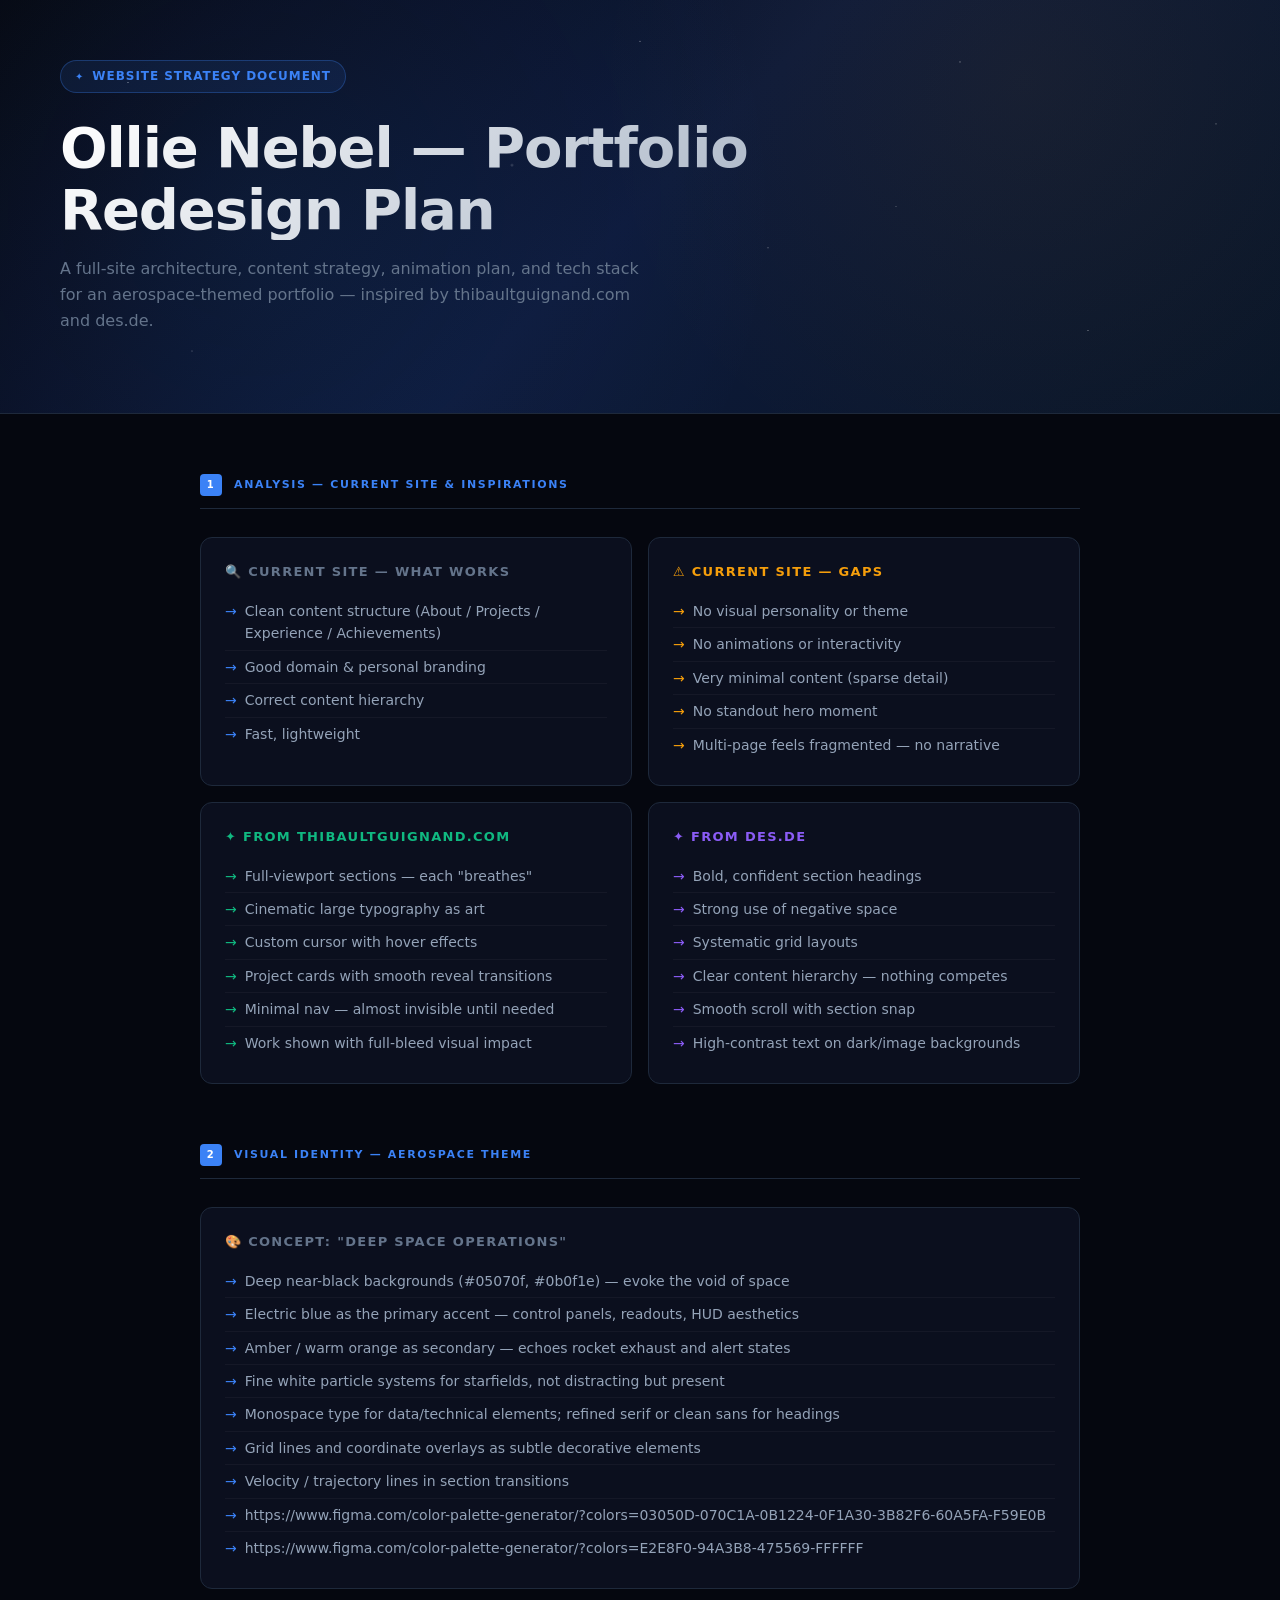
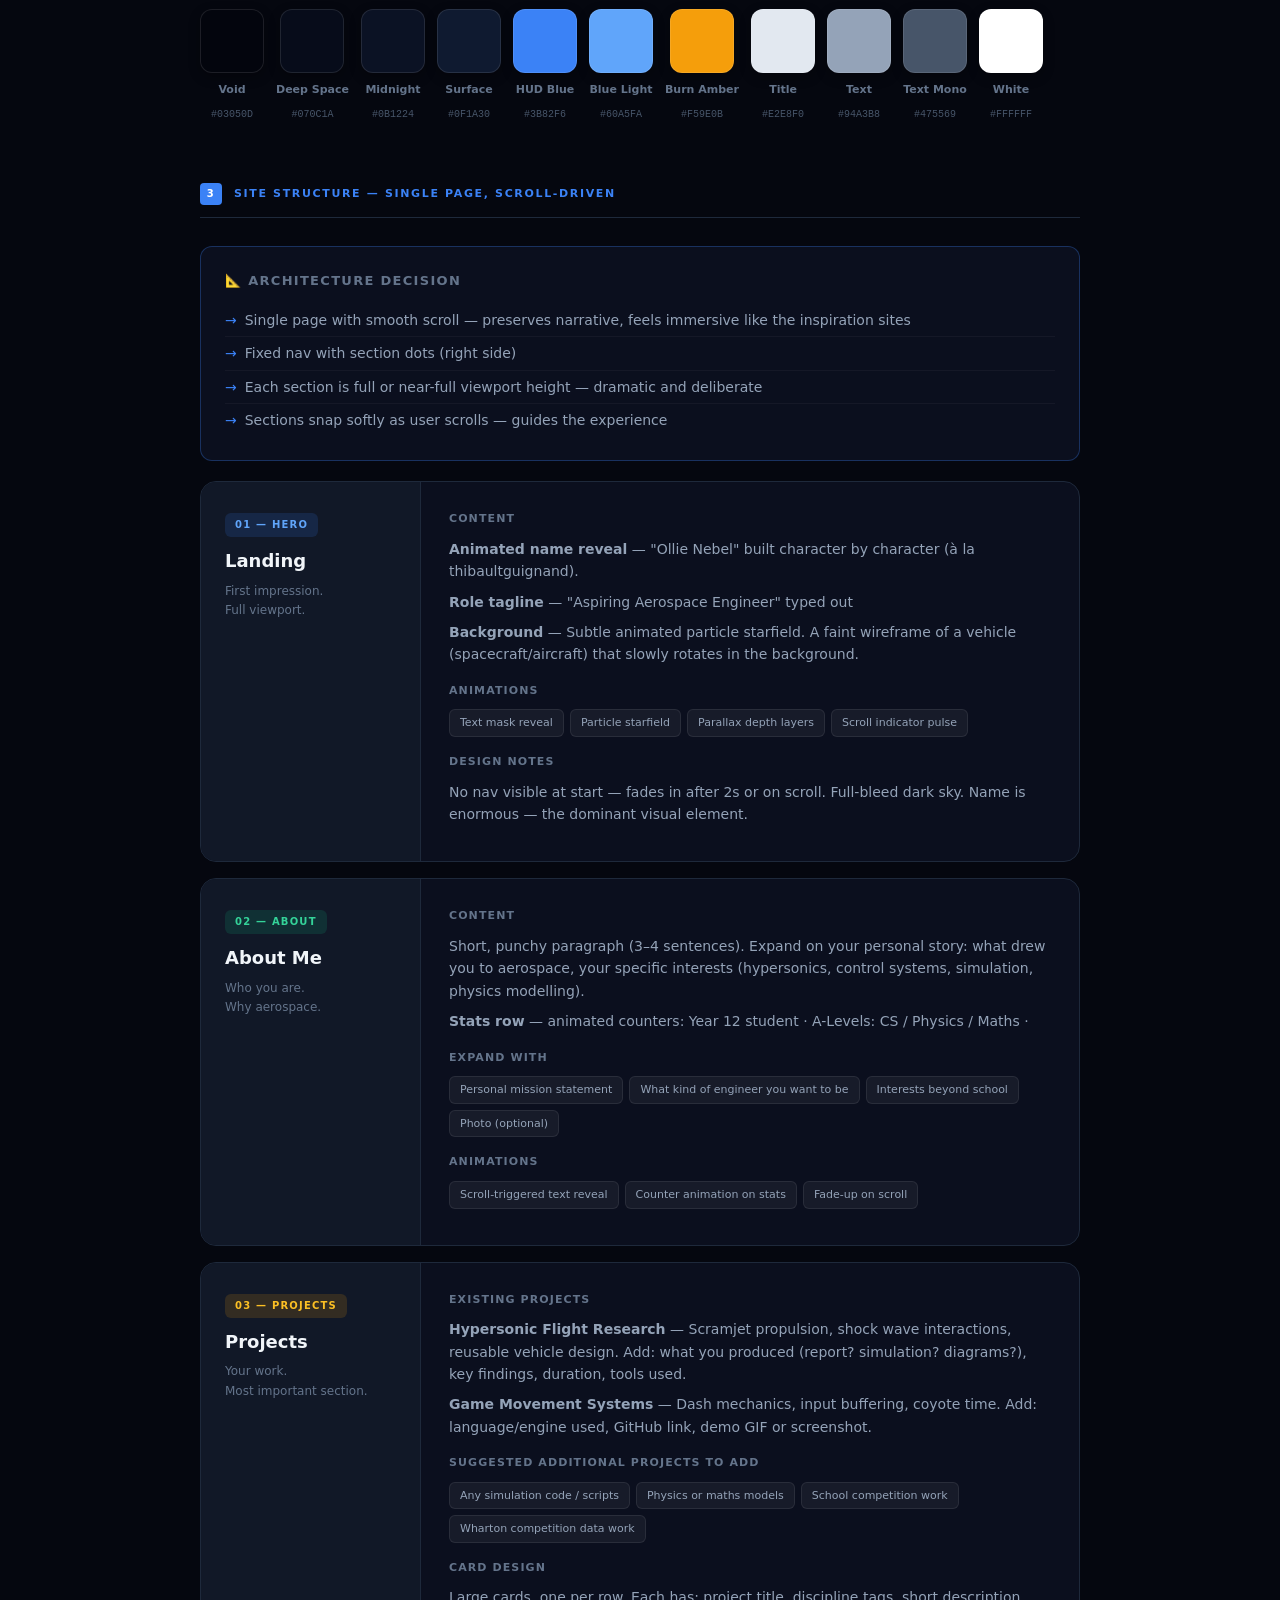
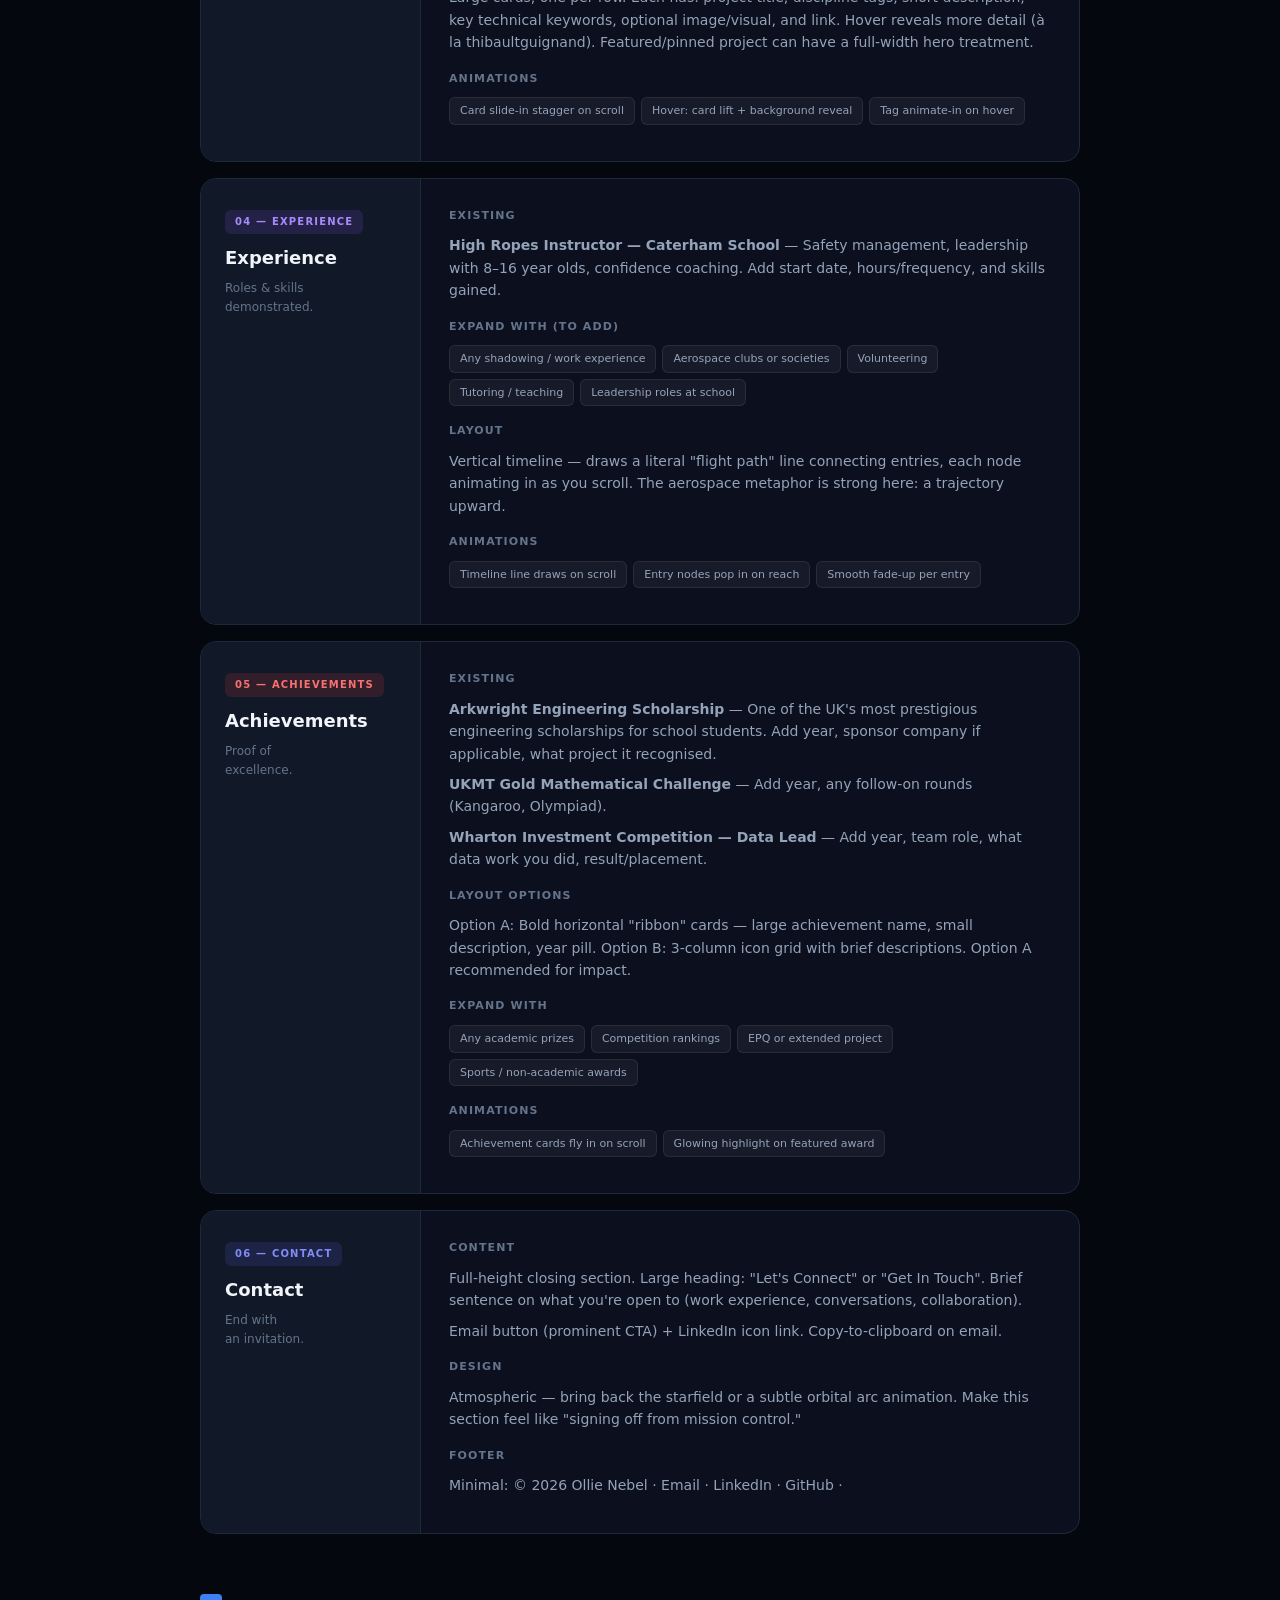
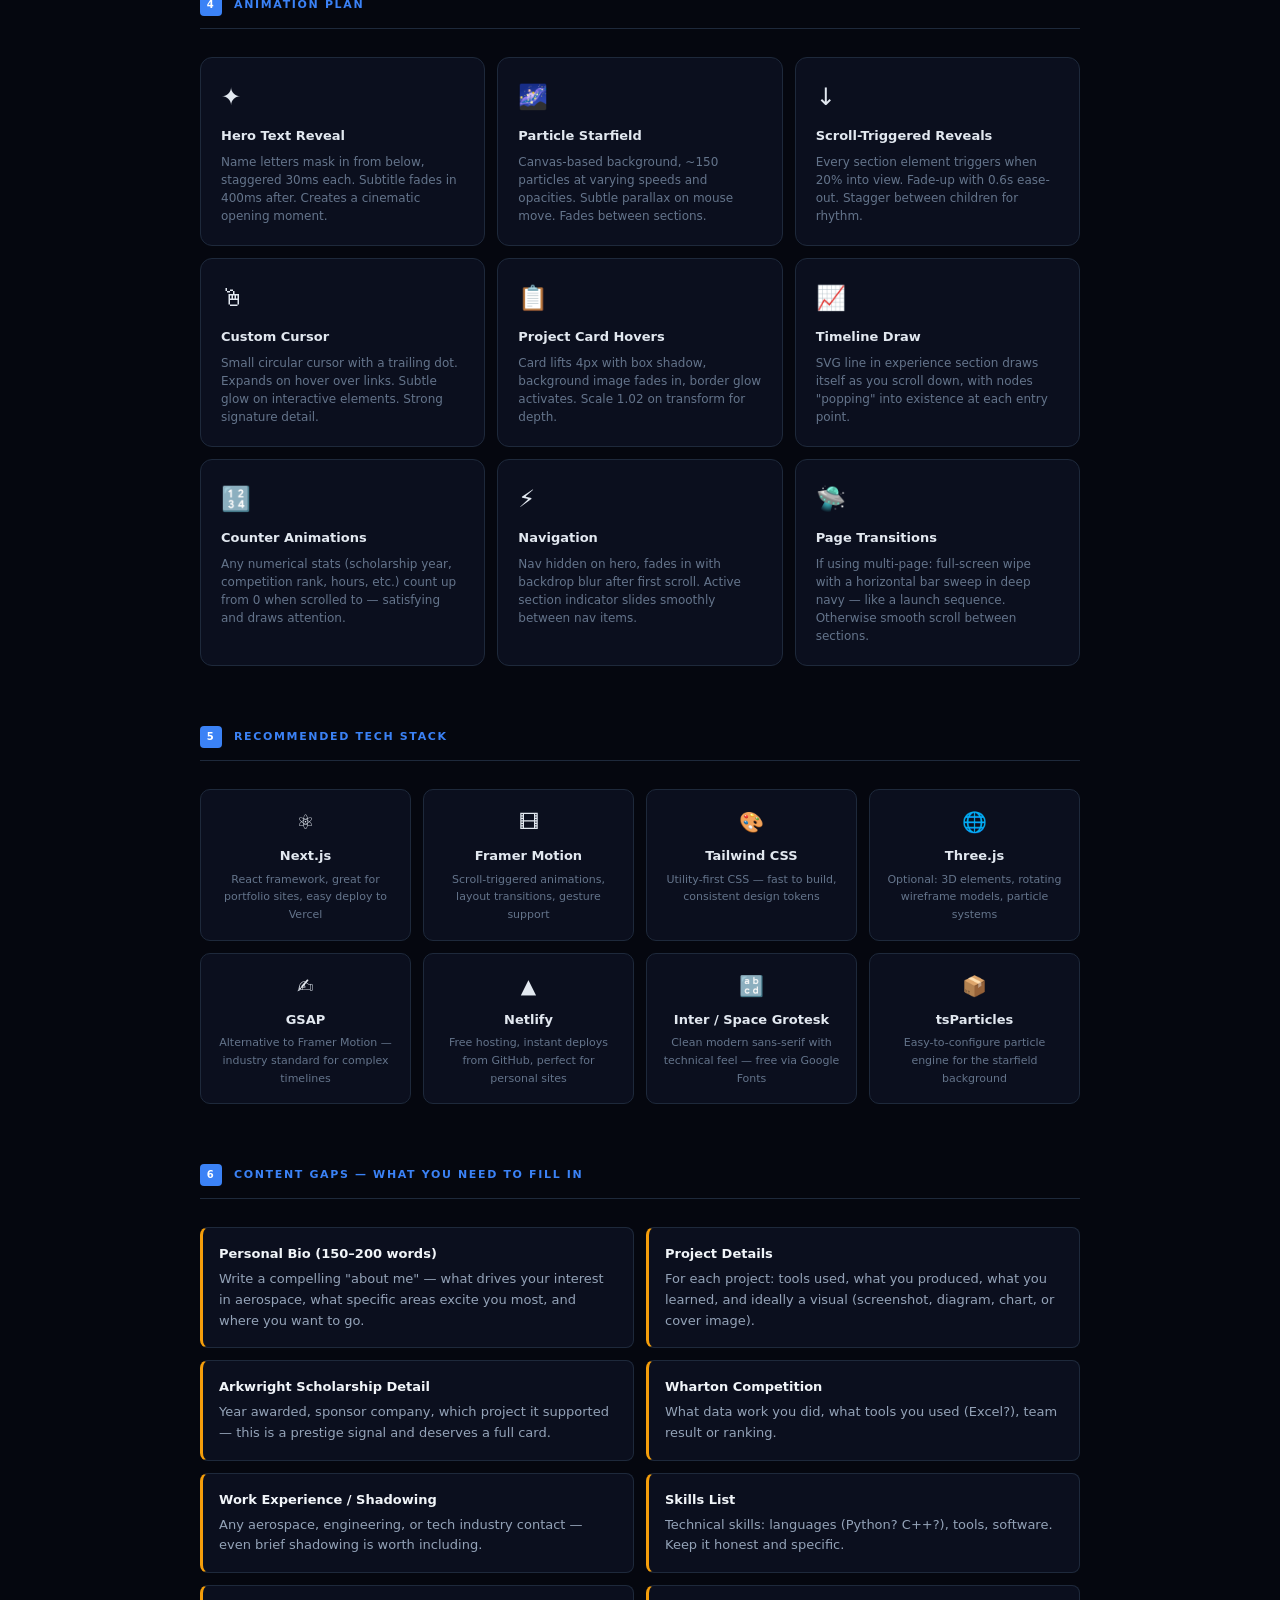
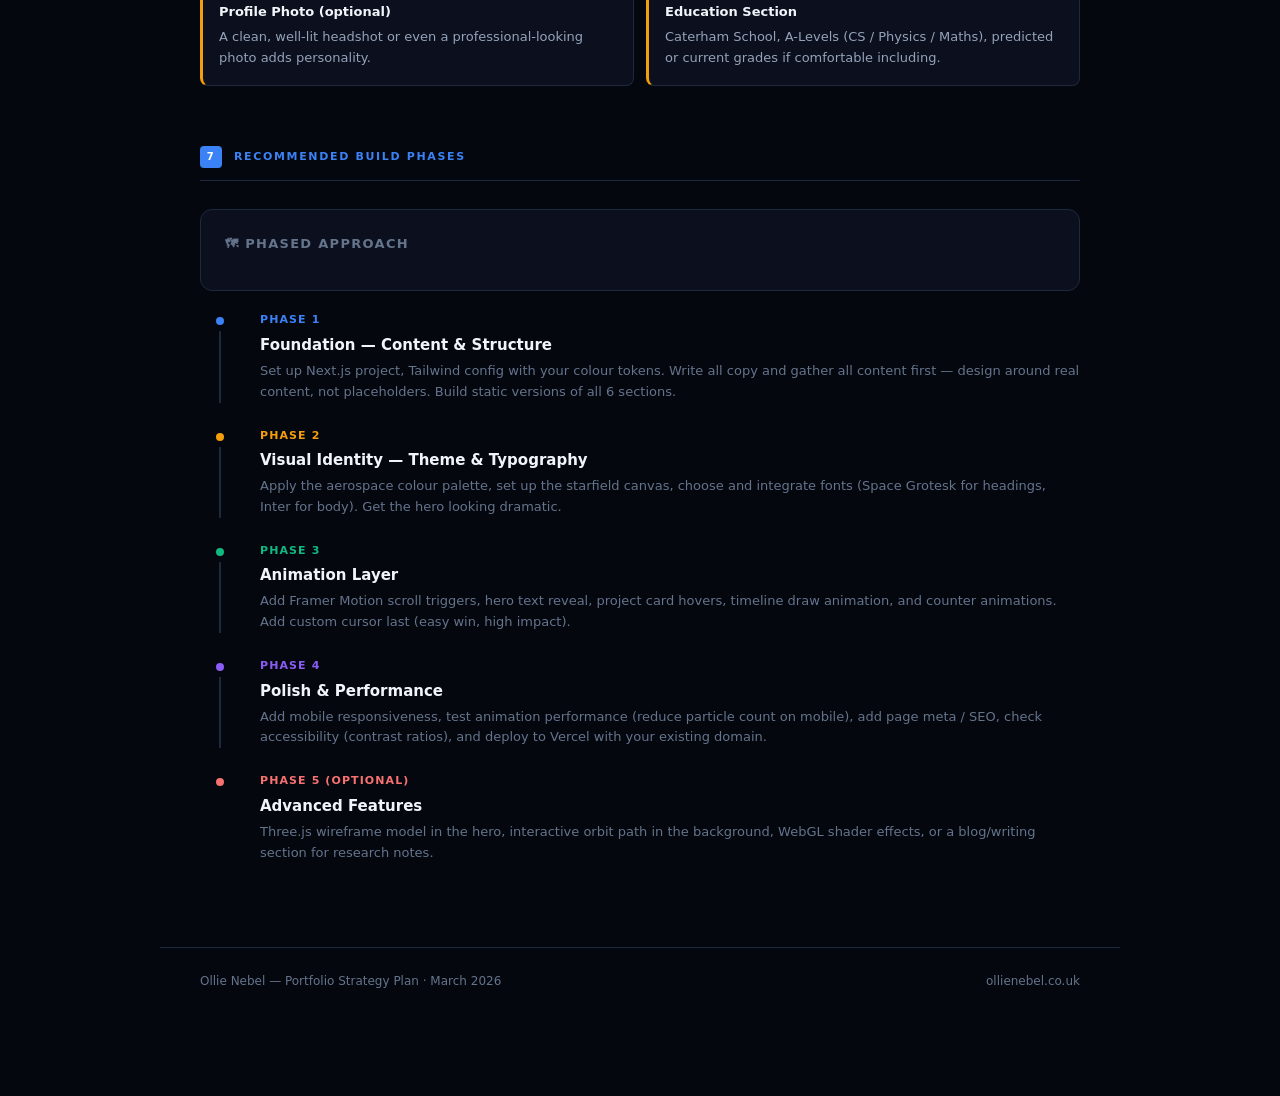
<file: ollie-nebel-portfolio-plan copy.html>
<!DOCTYPE html>
<html lang="en">
<head>
<meta charset="UTF-8">
<meta name="viewport" content="width=device-width, initial-scale=1.0">
<title>Ollie Nebel — Portfolio Plan</title>
<style>
  :root {
    --bg: #05070f;
    --surface: #0b0f1e;
    --surface2: #111827;
    --accent: #3b82f6;
    --accent2: #f59e0b;
    --text: #e2e8f0;
    --muted: #64748b;
    --border: #1e293b;
    --green: #10b981;
    --purple: #8b5cf6;
  }

  * { margin: 0; padding: 0; box-sizing: border-box; }

  body {
    background: var(--bg);
    color: var(--text);
    font-family: 'Segoe UI', system-ui, sans-serif;
    line-height: 1.6;
    padding: 0 0 80px;
  }

  /* ── HEADER ── */
  header {
    background: linear-gradient(135deg, #05070f 0%, #0d1a3a 50%, #0a1628 100%);
    padding: 60px 60px 80px;
    border-bottom: 1px solid var(--border);
    position: relative;
    overflow: hidden;
  }

  header::before {
    content: '';
    position: absolute;
    inset: 0;
    background-image: radial-gradient(circle at 20% 50%, rgba(59,130,246,0.08) 0%, transparent 50%),
                      radial-gradient(circle at 80% 20%, rgba(245,158,11,0.05) 0%, transparent 40%);
  }

  .stars {
    position: absolute;
    inset: 0;
    background-image:
      radial-gradient(1px 1px at 10% 20%, rgba(255,255,255,0.6) 0%, transparent 100%),
      radial-gradient(1px 1px at 30% 70%, rgba(255,255,255,0.4) 0%, transparent 100%),
      radial-gradient(1px 1px at 50% 10%, rgba(255,255,255,0.5) 0%, transparent 100%),
      radial-gradient(1px 1px at 70% 50%, rgba(255,255,255,0.3) 0%, transparent 100%),
      radial-gradient(1px 1px at 85% 80%, rgba(255,255,255,0.5) 0%, transparent 100%),
      radial-gradient(1px 1px at 95% 30%, rgba(255,255,255,0.4) 0%, transparent 100%),
      radial-gradient(1px 1px at 15% 85%, rgba(255,255,255,0.3) 0%, transparent 100%),
      radial-gradient(1px 1px at 60% 60%, rgba(255,255,255,0.4) 0%, transparent 100%),
      radial-gradient(2px 2px at 40% 40%, rgba(255,255,255,0.2) 0%, transparent 100%),
      radial-gradient(1px 1px at 75% 15%, rgba(255,255,255,0.5) 0%, transparent 100%);
  }

  .header-content { position: relative; z-index: 1; max-width: 900px; }

  .badge {
    display: inline-flex;
    align-items: center;
    gap: 8px;
    background: rgba(59,130,246,0.1);
    border: 1px solid rgba(59,130,246,0.3);
    color: var(--accent);
    padding: 6px 14px;
    border-radius: 999px;
    font-size: 12px;
    font-weight: 600;
    letter-spacing: 0.08em;
    text-transform: uppercase;
    margin-bottom: 24px;
  }

  .badge::before { content: '✦'; font-size: 10px; }

  h1 {
    font-size: clamp(32px, 5vw, 56px);
    font-weight: 800;
    letter-spacing: -0.02em;
    line-height: 1.1;
    margin-bottom: 16px;
    background: linear-gradient(135deg, #fff 0%, #94a3b8 100%);
    -webkit-background-clip: text;
    -webkit-text-fill-color: transparent;
    background-clip: text;
  }

  .subtitle {
    font-size: 16px;
    color: var(--muted);
    max-width: 600px;
  }

  /* ── LAYOUT ── */
  main { max-width: 960px; margin: 0 auto; padding: 0 40px; }

  /* ── SECTION ── */
  .section {
    margin-top: 60px;
  }

  .section-title {
    display: flex;
    align-items: center;
    gap: 12px;
    font-size: 11px;
    font-weight: 700;
    letter-spacing: 0.15em;
    text-transform: uppercase;
    color: var(--accent);
    margin-bottom: 28px;
    padding-bottom: 12px;
    border-bottom: 1px solid var(--border);
  }

  .section-title .num {
    background: var(--accent);
    color: white;
    width: 22px; height: 22px;
    border-radius: 4px;
    display: flex; align-items: center; justify-content: center;
    font-size: 10px;
    font-weight: 800;
  }

  /* ── ANALYSIS GRID ── */
  .analysis-grid {
    display: grid;
    grid-template-columns: 1fr 1fr;
    gap: 16px;
  }

  .analysis-card {
    background: var(--surface);
    border: 1px solid var(--border);
    border-radius: 12px;
    padding: 24px;
  }

  .analysis-card h3 {
    font-size: 13px;
    font-weight: 700;
    color: var(--muted);
    text-transform: uppercase;
    letter-spacing: 0.1em;
    margin-bottom: 12px;
    display: flex;
    align-items: center;
    gap: 8px;
  }

  .analysis-card ul { list-style: none; }
  .analysis-card li {
    font-size: 14px;
    padding: 5px 0;
    color: #94a3b8;
    border-bottom: 1px solid rgba(255,255,255,0.04);
    display: flex;
    gap: 8px;
  }
  .analysis-card li:last-child { border-bottom: none; }
  .analysis-card li::before { content: '→'; color: var(--accent); flex-shrink: 0; }

  .card-green h3 { color: var(--green); }
  .card-green li::before { color: var(--green); }
  .card-amber h3 { color: var(--accent2); }
  .card-amber li::before { color: var(--accent2); }
  .card-purple h3 { color: var(--purple); }
  .card-purple li::before { color: var(--purple); }
  .card-blue h3 { color: var(--accent); }

  /* ── PALETTE ── */
  .palette {
    display: flex;
    gap: 12px;
    flex-wrap: wrap;
  }

  .swatch {
    display: flex;
    flex-direction: column;
    align-items: center;
    gap: 8px;
  }

  .swatch-color {
    width: 64px; height: 64px;
    border-radius: 12px;
    border: 1px solid rgba(255,255,255,0.1);
    box-shadow: 0 4px 12px rgba(0,0,0,0.3);
  }

  .swatch-name { font-size: 11px; color: var(--muted); font-weight: 600; }
  .swatch-hex { font-size: 10px; color: #475569; font-family: monospace; }

  /* ── PAGE SECTIONS ── */
  .page-sections {
    display: flex;
    flex-direction: column;
    gap: 16px;
  }

  .page-section {
    background: var(--surface);
    border: 1px solid var(--border);
    border-radius: 16px;
    overflow: hidden;
    display: grid;
    grid-template-columns: 220px 1fr;
  }

  .page-section .section-left {
    padding: 28px 24px;
    border-right: 1px solid var(--border);
    background: var(--surface2);
  }

  .section-tag {
    display: inline-block;
    font-size: 10px;
    font-weight: 700;
    letter-spacing: 0.12em;
    text-transform: uppercase;
    padding: 4px 10px;
    border-radius: 6px;
    margin-bottom: 10px;
  }

  .tag-hero { background: rgba(59,130,246,0.15); color: #60a5fa; }
  .tag-about { background: rgba(16,185,129,0.15); color: #34d399; }
  .tag-projects { background: rgba(245,158,11,0.15); color: #fbbf24; }
  .tag-experience { background: rgba(139,92,246,0.15); color: #a78bfa; }
  .tag-achievements { background: rgba(239,68,68,0.15); color: #f87171; }
  .tag-contact { background: rgba(99,102,241,0.15); color: #818cf8; }

  .page-section .section-name {
    font-size: 18px;
    font-weight: 700;
    color: #f1f5f9;
    margin-bottom: 6px;
  }

  .page-section .section-sub {
    font-size: 12px;
    color: var(--muted);
  }

  .page-section .section-right {
    padding: 28px 28px;
  }

  .section-right h4 {
    font-size: 11px;
    font-weight: 700;
    color: var(--muted);
    text-transform: uppercase;
    letter-spacing: 0.1em;
    margin-bottom: 10px;
    margin-top: 16px;
  }

  .section-right h4:first-child { margin-top: 0; }

  .section-right p {
    font-size: 14px;
    color: #94a3b8;
    margin-bottom: 8px;
  }

  .tag-list { display: flex; flex-wrap: wrap; gap: 6px; margin-bottom: 8px; }

  .tag {
    font-size: 11px;
    padding: 4px 10px;
    border-radius: 6px;
    background: rgba(255,255,255,0.05);
    border: 1px solid rgba(255,255,255,0.08);
    color: #94a3b8;
    font-weight: 500;
  }

  /* ── ANIMATION PLAN ── */
  .anim-grid {
    display: grid;
    grid-template-columns: 1fr 1fr 1fr;
    gap: 12px;
  }

  .anim-card {
    background: var(--surface);
    border: 1px solid var(--border);
    border-radius: 12px;
    padding: 20px;
  }

  .anim-icon {
    font-size: 24px;
    margin-bottom: 10px;
  }

  .anim-card h4 {
    font-size: 13px;
    font-weight: 700;
    color: #e2e8f0;
    margin-bottom: 6px;
  }

  .anim-card p {
    font-size: 12px;
    color: var(--muted);
    line-height: 1.5;
  }

  /* ── TECH STACK ── */
  .tech-grid {
    display: grid;
    grid-template-columns: repeat(4, 1fr);
    gap: 12px;
  }

  .tech-card {
    background: var(--surface);
    border: 1px solid var(--border);
    border-radius: 10px;
    padding: 16px;
    text-align: center;
  }

  .tech-card .tech-icon { font-size: 20px; margin-bottom: 8px; }
  .tech-card .tech-name { font-size: 13px; font-weight: 700; color: #e2e8f0; margin-bottom: 4px; }
  .tech-card .tech-desc { font-size: 11px; color: var(--muted); }

  /* ── CONTENT GAPS ── */
  .gap-list {
    display: grid;
    grid-template-columns: 1fr 1fr;
    gap: 12px;
  }

  .gap-item {
    background: var(--surface);
    border: 1px solid var(--border);
    border-left: 3px solid var(--accent2);
    border-radius: 8px;
    padding: 16px;
    font-size: 13px;
    color: #94a3b8;
  }

  .gap-item strong { display: block; color: #f1f5f9; margin-bottom: 4px; font-size: 13px; }

  /* ── TIMELINE ── */
  .timeline { display: flex; flex-direction: column; gap: 0; }
  .tl-item { display: flex; gap: 20px; padding-bottom: 24px; }
  .tl-left { display: flex; flex-direction: column; align-items: center; width: 40px; flex-shrink: 0; }
  .tl-dot { width: 12px; height: 12px; border-radius: 50%; background: var(--accent); border: 2px solid var(--bg); flex-shrink: 0; margin-top: 4px; }
  .tl-line { flex: 1; width: 2px; background: var(--border); margin-top: 4px; }
  .tl-item:last-child .tl-line { display: none; }
  .tl-content { padding-top: 0; }
  .tl-phase { font-size: 11px; color: var(--accent); font-weight: 700; text-transform: uppercase; letter-spacing: 0.1em; margin-bottom: 4px; }
  .tl-title { font-size: 15px; font-weight: 700; color: #f1f5f9; margin-bottom: 4px; }
  .tl-desc { font-size: 13px; color: var(--muted); }

  /* ── FOOTER ── */
  footer {
    max-width: 960px;
    margin: 60px auto 0;
    padding: 24px 40px;
    border-top: 1px solid var(--border);
    font-size: 12px;
    color: var(--muted);
    display: flex;
    justify-content: space-between;
  }
</style>
</head>
<body>

<header>
  <div class="stars"></div>
  <div class="header-content">
    <div class="badge">Website Strategy Document</div>
    <h1>Ollie Nebel — Portfolio Redesign Plan</h1>
    <p class="subtitle">A full-site architecture, content strategy, animation plan, and tech stack for an aerospace-themed portfolio — inspired by thibaultguignand.com and des.de.</p>
  </div>
</header>

<main>

  <!-- ── 1. ANALYSIS ── -->
  <div class="section">
    <div class="section-title"><span class="num">1</span> Analysis — Current Site & Inspirations</div>
    <div class="analysis-grid">
      <div class="analysis-card">
        <h3>🔍 Current Site — What Works</h3>
        <ul>
          <li>Clean content structure (About / Projects / Experience / Achievements)</li>
          <li>Good domain & personal branding</li>
          <li>Correct content hierarchy</li>
          <li>Fast, lightweight</li>
        </ul>
      </div>
      <div class="analysis-card card-amber">
        <h3>⚠️ Current Site — Gaps</h3>
        <ul>
          <li>No visual personality or theme</li>
          <li>No animations or interactivity</li>
          <li>Very minimal content (sparse detail)</li>
          <li>No standout hero moment</li>
          <li>Multi-page feels fragmented — no narrative</li>
        </ul>
      </div>
      <div class="analysis-card card-green">
        <h3>✦ From thibaultguignand.com</h3>
        <ul>
          <li>Full-viewport sections — each "breathes"</li>
          <li>Cinematic large typography as art</li>
          <li>Custom cursor with hover effects</li>
          <li>Project cards with smooth reveal transitions</li>
          <li>Minimal nav — almost invisible until needed</li>
          <li>Work shown with full-bleed visual impact</li>
        </ul>
      </div>
      <div class="analysis-card card-purple">
        <h3>✦ From des.de</h3>
        <ul>
          <li>Bold, confident section headings</li>
          <li>Strong use of negative space</li>
          <li>Systematic grid layouts</li>
          <li>Clear content hierarchy — nothing competes</li>
          <li>Smooth scroll with section snap</li>
          <li>High-contrast text on dark/image backgrounds</li>
        </ul>
      </div>
    </div>
  </div>

  <!-- ── 2. THEME & PALETTE ── -->
  <div class="section">
    <div class="section-title"><span class="num">2</span> Visual Identity — Aerospace Theme</div>
    <div class="analysis-card" style="margin-bottom:20px;">
      <h3>🎨 Concept: "Deep Space Operations"</h3>
      <ul>
        <li>Deep near-black backgrounds (#05070f, #0b0f1e) — evoke the void of space</li>
        <li>Electric blue as the primary accent — control panels, readouts, HUD aesthetics</li>
        <li>Amber / warm orange as secondary — echoes rocket exhaust and alert states</li>
        <li>Fine white particle systems for starfields, not distracting but present</li>
        <li>Monospace type for data/technical elements; refined serif or clean sans for headings</li>
        <li>Grid lines and coordinate overlays as subtle decorative elements</li>
        <li>Velocity / trajectory lines in section transitions</li>
		<li>https://www.figma.com/color-palette-generator/?colors=03050D-070C1A-0B1224-0F1A30-3B82F6-60A5FA-F59E0B</li>
		<li>https://www.figma.com/color-palette-generator/?colors=E2E8F0-94A3B8-475569-FFFFFF</li>
      </ul>
    </div>
    <div class="palette">
      <div class="swatch"><div class="swatch-color" style="background:#03050D;"></div><div class="swatch-name">Void</div><div class="swatch-hex">#03050D</div></div>
      <div class="swatch"><div class="swatch-color" style="background:#070C1A;"></div><div class="swatch-name">Deep Space</div><div class="swatch-hex">#070C1A</div></div>
      <div class="swatch"><div class="swatch-color" style="background:#0B1224;"></div><div class="swatch-name">Midnight</div><div class="swatch-hex">#0B1224</div></div>
	  <div class="swatch"><div class="swatch-color" style="background:#0F1A30;"></div><div class="swatch-name">Surface</div><div class="swatch-hex">#0F1A30</div></div>
      <div class="swatch"><div class="swatch-color" style="background:#3B82F6;"></div><div class="swatch-name">HUD Blue</div><div class="swatch-hex">#3B82F6</div></div>
      <div class="swatch"><div class="swatch-color" style="background:#60A5FA;"></div><div class="swatch-name">Blue Light</div><div class="swatch-hex">#60A5FA</div></div>
      <div class="swatch"><div class="swatch-color" style="background:#F59E0B;"></div><div class="swatch-name">Burn Amber</div><div class="swatch-hex">#F59E0B</div></div>
      <div class="swatch"><div class="swatch-color" style="background:#E2E8F0;"></div><div class="swatch-name">Title</div><div class="swatch-hex">#E2E8F0</div></div>
      <div class="swatch"><div class="swatch-color" style="background:#94A3B8;"></div><div class="swatch-name">Text</div><div class="swatch-hex">#94A3B8</div></div>
	  <div class="swatch"><div class="swatch-color" style="background:#475569;"></div><div class="swatch-name">Text Mono</div><div class="swatch-hex">#475569</div></div>
	  <div class="swatch"><div class="swatch-color" style="background:#FFFFFF;"></div><div class="swatch-name">White</div><div class="swatch-hex">#FFFFFF</div></div>
    </div>
  </div>

  <!-- ── 3. SITE STRUCTURE ── -->
  <div class="section">
    <div class="section-title"><span class="num">3</span> Site Structure — Single Page, Scroll-Driven</div>
    <div class="analysis-card" style="margin-bottom:20px; border-color: rgba(59,130,246,0.3);">
      <h3>📐 Architecture Decision</h3>
      <ul>
        <li>Single page with smooth scroll — preserves narrative, feels immersive like the inspiration sites</li>
        <li>Fixed nav with section dots (right side)</li>
        <li>Each section is full or near-full viewport height — dramatic and deliberate</li>
        <li>Sections snap softly as user scrolls — guides the experience</li>
      </ul>
    </div>
    <div class="page-sections">

      <!-- HERO -->
      <div class="page-section">
        <div class="section-left">
          <div class="section-tag tag-hero">01 — Hero</div>
          <div class="section-name">Landing</div>
          <div class="section-sub">First impression.<br>Full viewport.</div>
        </div>
        <div class="section-right">
          <h4>Content</h4>
          <p><strong>Animated name reveal</strong> — "Ollie Nebel" built character by character (à la thibaultguignand).</p>
          <p><strong>Role tagline</strong> — "Aspiring Aerospace Engineer" typed out</p>
          <p><strong>Background</strong> — Subtle animated particle starfield. A faint wireframe of a vehicle (spacecraft/aircraft) that slowly rotates in the background.</p>
          <h4>Animations</h4>
          <div class="tag-list">
            <span class="tag">Text mask reveal</span>
            <span class="tag">Particle starfield</span>
            <span class="tag">Parallax depth layers</span>
            <span class="tag">Scroll indicator pulse</span>
          </div>
          <h4>Design Notes</h4>
          <p>No nav visible at start — fades in after 2s or on scroll. Full-bleed dark sky. Name is enormous — the dominant visual element.</p>
        </div>
      </div>

      <!-- ABOUT -->
      <div class="page-section">
        <div class="section-left">
          <div class="section-tag tag-about">02 — About</div>
          <div class="section-name">About Me</div>
          <div class="section-sub">Who you are.<br>Why aerospace.</div>
        </div>
        <div class="section-right">
          <h4>Content</h4>
          <p>Short, punchy paragraph (3–4 sentences). Expand on your personal story: what drew you to aerospace, your specific interests (hypersonics, control systems, simulation, physics modelling).</p>
          <p><strong>Stats row</strong> — animated counters: Year 12 student · A-Levels: CS / Physics / Maths · </p>
          <h4>Expand With</h4>
          <div class="tag-list">
            <span class="tag">Personal mission statement</span>
            <span class="tag">What kind of engineer you want to be</span>
            <span class="tag">Interests beyond school</span>
            <span class="tag">Photo (optional)</span>
          </div>
          <h4>Animations</h4>
          <div class="tag-list">
            <span class="tag">Scroll-triggered text reveal</span>
            <span class="tag">Counter animation on stats</span>
            <span class="tag">Fade-up on scroll</span>
          </div>
        </div>
      </div>

      <!-- PROJECTS -->
      <div class="page-section">
        <div class="section-left">
          <div class="section-tag tag-projects">03 — Projects</div>
          <div class="section-name">Projects</div>
          <div class="section-sub">Your work.<br>Most important section.</div>
        </div>
        <div class="section-right">
          <h4>Existing Projects</h4>
          <p><strong>Hypersonic Flight Research</strong> — Scramjet propulsion, shock wave interactions, reusable vehicle design. Add: what you produced (report? simulation? diagrams?), key findings, duration, tools used.</p>
          <p><strong>Game Movement Systems</strong> — Dash mechanics, input buffering, coyote time. Add: language/engine used, GitHub link, demo GIF or screenshot.</p>
          <h4>Suggested Additional Projects to Add</h4>
          <div class="tag-list">
            <span class="tag">Any simulation code / scripts</span>
            <span class="tag">Physics or maths models</span>
            <span class="tag">School competition work</span>
            <span class="tag">Wharton competition data work</span>
          </div>
          <h4>Card Design</h4>
          <p>Large cards, one per row. Each has: project title, discipline tags, short description, key technical keywords, optional image/visual, and link. Hover reveals more detail (à la thibaultguignand). Featured/pinned project can have a full-width hero treatment.</p>
          <h4>Animations</h4>
          <div class="tag-list">
            <span class="tag">Card slide-in stagger on scroll</span>
            <span class="tag">Hover: card lift + background reveal</span>
            <span class="tag">Tag animate-in on hover</span>
          </div>
        </div>
      </div>

      <!-- EXPERIENCE -->
      <div class="page-section">
        <div class="section-left">
          <div class="section-tag tag-experience">04 — Experience</div>
          <div class="section-name">Experience</div>
          <div class="section-sub">Roles &amp; skills<br>demonstrated.</div>
        </div>
        <div class="section-right">
          <h4>Existing</h4>
          <p><strong>High Ropes Instructor — Caterham School</strong> — Safety management, leadership with 8–16 year olds, confidence coaching. Add start date, hours/frequency, and skills gained.</p>
          <h4>Expand With (to add)</h4>
          <div class="tag-list">
            <span class="tag">Any shadowing / work experience</span>
            <span class="tag">Aerospace clubs or societies</span>
            <span class="tag">Volunteering</span>
            <span class="tag">Tutoring / teaching</span>
            <span class="tag">Leadership roles at school</span>
          </div>
          <h4>Layout</h4>
          <p>Vertical timeline — draws a literal "flight path" line connecting entries, each node animating in as you scroll. The aerospace metaphor is strong here: a trajectory upward.</p>
          <h4>Animations</h4>
          <div class="tag-list">
            <span class="tag">Timeline line draws on scroll</span>
            <span class="tag">Entry nodes pop in on reach</span>
            <span class="tag">Smooth fade-up per entry</span>
          </div>
        </div>
      </div>

      <!-- ACHIEVEMENTS -->
      <div class="page-section">
        <div class="section-left">
          <div class="section-tag tag-achievements">05 — Achievements</div>
          <div class="section-name">Achievements</div>
          <div class="section-sub">Proof of<br>excellence.</div>
        </div>
        <div class="section-right">
          <h4>Existing</h4>
          <p><strong>Arkwright Engineering Scholarship</strong> — One of the UK's most prestigious engineering scholarships for school students. Add year, sponsor company if applicable, what project it recognised.</p>
          <p><strong>UKMT Gold Mathematical Challenge</strong> — Add year, any follow-on rounds (Kangaroo, Olympiad).</p>
          <p><strong>Wharton Investment Competition — Data Lead</strong> — Add year, team role, what data work you did, result/placement.</p>
          <h4>Layout Options</h4>
          <p>Option A: Bold horizontal "ribbon" cards — large achievement name, small description, year pill. Option B: 3-column icon grid with brief descriptions. Option A recommended for impact.</p>
          <h4>Expand With</h4>
          <div class="tag-list">
            <span class="tag">Any academic prizes</span>
            <span class="tag">Competition rankings</span>
            <span class="tag">EPQ or extended project</span>
            <span class="tag">Sports / non-academic awards</span>
          </div>
          <h4>Animations</h4>
          <div class="tag-list">
            <span class="tag">Achievement cards fly in on scroll</span>
            <span class="tag">Glowing highlight on featured award</span>
          </div>
        </div>
      </div>

      <!-- CONTACT -->
      <div class="page-section">
        <div class="section-left">
          <div class="section-tag tag-contact">06 — Contact</div>
          <div class="section-name">Contact</div>
          <div class="section-sub">End with<br>an invitation.</div>
        </div>
        <div class="section-right">
          <h4>Content</h4>
          <p>Full-height closing section. Large heading: "Let's Connect" or "Get In Touch". Brief sentence on what you're open to (work experience, conversations, collaboration).</p>
          <p>Email button (prominent CTA) + LinkedIn icon link. Copy-to-clipboard on email.</p>
          <h4>Design</h4>
          <p>Atmospheric — bring back the starfield or a subtle orbital arc animation. Make this section feel like "signing off from mission control."</p>
          <h4>Footer</h4>
          <p>Minimal: © 2026 Ollie Nebel · Email · LinkedIn · GitHub · </p>
        </div>
      </div>

    </div>
  </div>

  <!-- ── 4. ANIMATION PLAN ── -->
  <div class="section">
    <div class="section-title"><span class="num">4</span> Animation Plan</div>
    <div class="anim-grid">
      <div class="anim-card">
        <div class="anim-icon">✦</div>
        <h4>Hero Text Reveal</h4>
        <p>Name letters mask in from below, staggered 30ms each. Subtitle fades in 400ms after. Creates a cinematic opening moment.</p>
      </div>
      <div class="anim-card">
        <div class="anim-icon">🌌</div>
        <h4>Particle Starfield</h4>
        <p>Canvas-based background, ~150 particles at varying speeds and opacities. Subtle parallax on mouse move. Fades between sections.</p>
      </div>
      <div class="anim-card">
        <div class="anim-icon">↓</div>
        <h4>Scroll-Triggered Reveals</h4>
        <p>Every section element triggers when 20% into view. Fade-up with 0.6s ease-out. Stagger between children for rhythm.</p>
      </div>
      <div class="anim-card">
        <div class="anim-icon">🖱</div>
        <h4>Custom Cursor</h4>
        <p>Small circular cursor with a trailing dot. Expands on hover over links. Subtle glow on interactive elements. Strong signature detail.</p>
      </div>
      <div class="anim-card">
        <div class="anim-icon">📋</div>
        <h4>Project Card Hovers</h4>
        <p>Card lifts 4px with box shadow, background image fades in, border glow activates. Scale 1.02 on transform for depth.</p>
      </div>
      <div class="anim-card">
        <div class="anim-icon">📈</div>
        <h4>Timeline Draw</h4>
        <p>SVG line in experience section draws itself as you scroll down, with nodes "popping" into existence at each entry point.</p>
      </div>
      <div class="anim-card">
        <div class="anim-icon">🔢</div>
        <h4>Counter Animations</h4>
        <p>Any numerical stats (scholarship year, competition rank, hours, etc.) count up from 0 when scrolled to — satisfying and draws attention.</p>
      </div>
      <div class="anim-card">
        <div class="anim-icon">⚡</div>
        <h4>Navigation</h4>
        <p>Nav hidden on hero, fades in with backdrop blur after first scroll. Active section indicator slides smoothly between nav items.</p>
      </div>
      <div class="anim-card">
        <div class="anim-icon">🛸</div>
        <h4>Page Transitions</h4>
        <p>If using multi-page: full-screen wipe with a horizontal bar sweep in deep navy — like a launch sequence. Otherwise smooth scroll between sections.</p>
      </div>
    </div>
  </div>

  <!-- ── 5. TECH STACK ── -->
  <div class="section">
    <div class="section-title"><span class="num">5</span> Recommended Tech Stack</div>
    <div class="tech-grid">
      <div class="tech-card">
        <div class="tech-icon">⚛️</div>
        <div class="tech-name">Next.js</div>
        <div class="tech-desc">React framework, great for portfolio sites, easy deploy to Vercel</div>
      </div>
      <div class="tech-card">
        <div class="tech-icon">🎞</div>
        <div class="tech-name">Framer Motion</div>
        <div class="tech-desc">Scroll-triggered animations, layout transitions, gesture support</div>
      </div>
      <div class="tech-card">
        <div class="tech-icon">🎨</div>
        <div class="tech-name">Tailwind CSS</div>
        <div class="tech-desc">Utility-first CSS — fast to build, consistent design tokens</div>
      </div>
      <div class="tech-card">
        <div class="tech-icon">🌐</div>
        <div class="tech-name">Three.js</div>
        <div class="tech-desc">Optional: 3D elements, rotating wireframe models, particle systems</div>
      </div>
      <div class="tech-card">
        <div class="tech-icon">✍️</div>
        <div class="tech-name">GSAP</div>
        <div class="tech-desc">Alternative to Framer Motion — industry standard for complex timelines</div>
      </div>
      <div class="tech-card">
        <div class="tech-icon">▲</div>
        <div class="tech-name">Netlify</div>
        <div class="tech-desc">Free hosting, instant deploys from GitHub, perfect for personal sites</div>
      </div>
      <div class="tech-card">
        <div class="tech-icon">🔡</div>
        <div class="tech-name">Inter / Space Grotesk</div>
        <div class="tech-desc">Clean modern sans-serif with technical feel — free via Google Fonts</div>
      </div>
      <div class="tech-card">
        <div class="tech-icon">📦</div>
        <div class="tech-name">tsParticles</div>
        <div class="tech-desc">Easy-to-configure particle engine for the starfield background</div>
      </div>
    </div>
  </div>

  <!-- ── 6. CONTENT TO ADD ── -->
  <div class="section">
    <div class="section-title"><span class="num">6</span> Content Gaps — What You Need to Fill In</div>
    <div class="gap-list">
      <div class="gap-item">
        <strong>Personal Bio (150–200 words)</strong>
        Write a compelling "about me" — what drives your interest in aerospace, what specific areas excite you most, and where you want to go.
      </div>
      <div class="gap-item">
        <strong>Project Details</strong>
        For each project: tools used, what you produced, what you learned, and ideally a visual (screenshot, diagram, chart, or cover image).
      </div>
      <div class="gap-item">
        <strong>Arkwright Scholarship Detail</strong>
        Year awarded, sponsor company, which project it supported — this is a prestige signal and deserves a full card.
      </div>
      <div class="gap-item">
        <strong>Wharton Competition</strong>
        What data work you did, what tools you used (Excel?), team result or ranking.
      </div>
      <div class="gap-item">
        <strong>Work Experience / Shadowing</strong>
        Any aerospace, engineering, or tech industry contact — even brief shadowing is worth including.
      </div>
      <div class="gap-item">
        <strong>Skills List</strong>
        Technical skills: languages (Python? C++?), tools, software. Keep it honest and specific.
      </div>
      <div class="gap-item">
        <strong>Profile Photo (optional)</strong>
        A clean, well-lit headshot or even a professional-looking photo adds personality.
      </div>
      <div class="gap-item">
        <strong>Education Section</strong>
        Caterham School, A-Levels (CS / Physics / Maths), predicted or current grades if comfortable including.
      </div>
    </div>
  </div>

  <!-- ── 7. BUILD PHASES ── -->
  <div class="section">
    <div class="section-title"><span class="num">7</span> Recommended Build Phases</div>
    <div class="analysis-card">
      <h3>🗺 Phased Approach</h3>
    </div>
    <div style="margin-top: 20px;">
      <div class="timeline">
        <div class="tl-item">
          <div class="tl-left"><div class="tl-dot"></div><div class="tl-line"></div></div>
          <div class="tl-content">
            <div class="tl-phase">Phase 1</div>
            <div class="tl-title">Foundation — Content & Structure</div>
            <div class="tl-desc">Set up Next.js project, Tailwind config with your colour tokens. Write all copy and gather all content first — design around real content, not placeholders. Build static versions of all 6 sections.</div>
          </div>
        </div>
        <div class="tl-item">
          <div class="tl-left"><div class="tl-dot" style="background:var(--accent2);"></div><div class="tl-line"></div></div>
          <div class="tl-content">
            <div class="tl-phase" style="color:var(--accent2);">Phase 2</div>
            <div class="tl-title">Visual Identity — Theme & Typography</div>
            <div class="tl-desc">Apply the aerospace colour palette, set up the starfield canvas, choose and integrate fonts (Space Grotesk for headings, Inter for body). Get the hero looking dramatic.</div>
          </div>
        </div>
        <div class="tl-item">
          <div class="tl-left"><div class="tl-dot" style="background:var(--green);"></div><div class="tl-line"></div></div>
          <div class="tl-content">
            <div class="tl-phase" style="color:var(--green);">Phase 3</div>
            <div class="tl-title">Animation Layer</div>
            <div class="tl-desc">Add Framer Motion scroll triggers, hero text reveal, project card hovers, timeline draw animation, and counter animations. Add custom cursor last (easy win, high impact).</div>
          </div>
        </div>
        <div class="tl-item">
          <div class="tl-left"><div class="tl-dot" style="background:var(--purple);"></div><div class="tl-line"></div></div>
          <div class="tl-content">
            <div class="tl-phase" style="color:var(--purple);">Phase 4</div>
            <div class="tl-title">Polish & Performance</div>
            <div class="tl-desc">Add mobile responsiveness, test animation performance (reduce particle count on mobile), add page meta / SEO, check accessibility (contrast ratios), and deploy to Vercel with your existing domain.</div>
          </div>
        </div>
        <div class="tl-item">
          <div class="tl-left"><div class="tl-dot" style="background:#f87171;"></div></div>
          <div class="tl-content">
            <div class="tl-phase" style="color:#f87171;">Phase 5 (Optional)</div>
            <div class="tl-title">Advanced Features</div>
            <div class="tl-desc">Three.js wireframe model in the hero, interactive orbit path in the background, WebGL shader effects, or a blog/writing section for research notes.</div>
          </div>
        </div>
      </div>
    </div>
  </div>

</main>

<footer>
  <span>Ollie Nebel — Portfolio Strategy Plan · March 2026</span>
  <span>ollienebel.co.uk</span>
</footer>

</body>
</html>
</file>
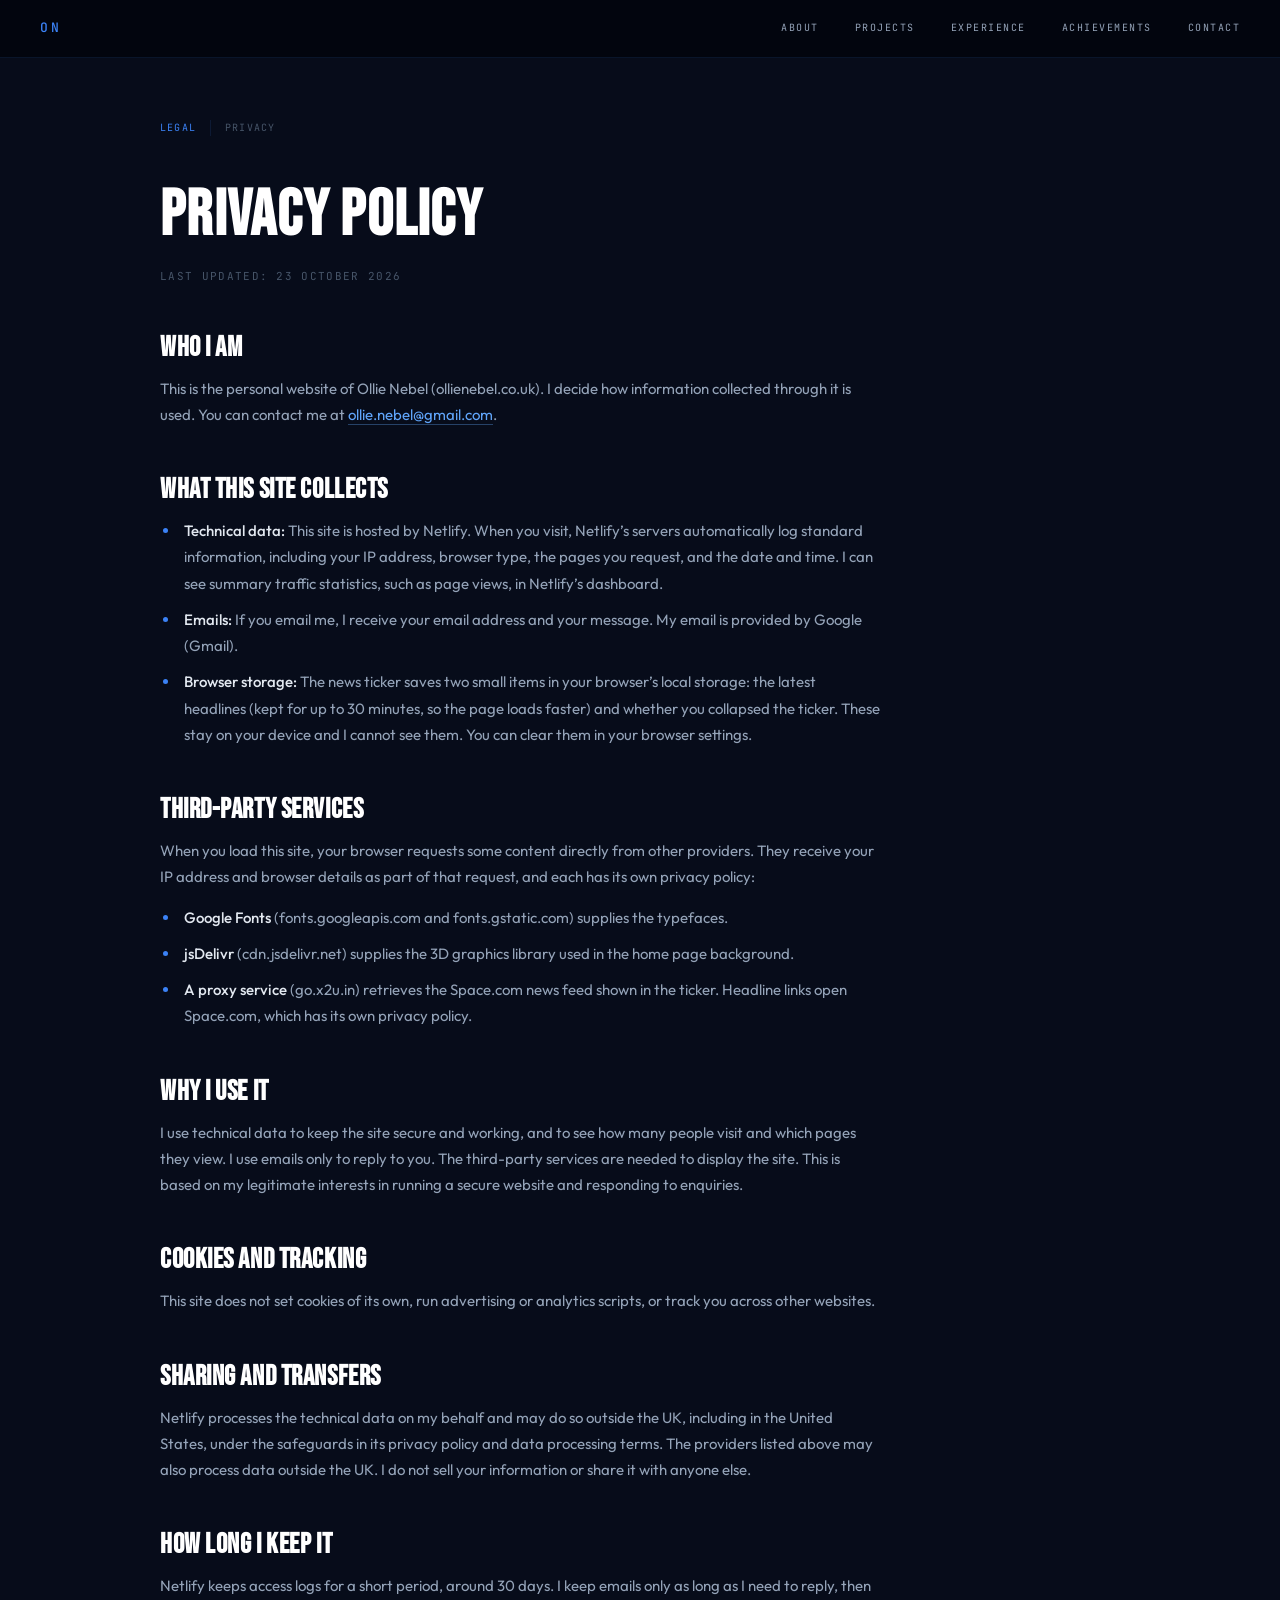
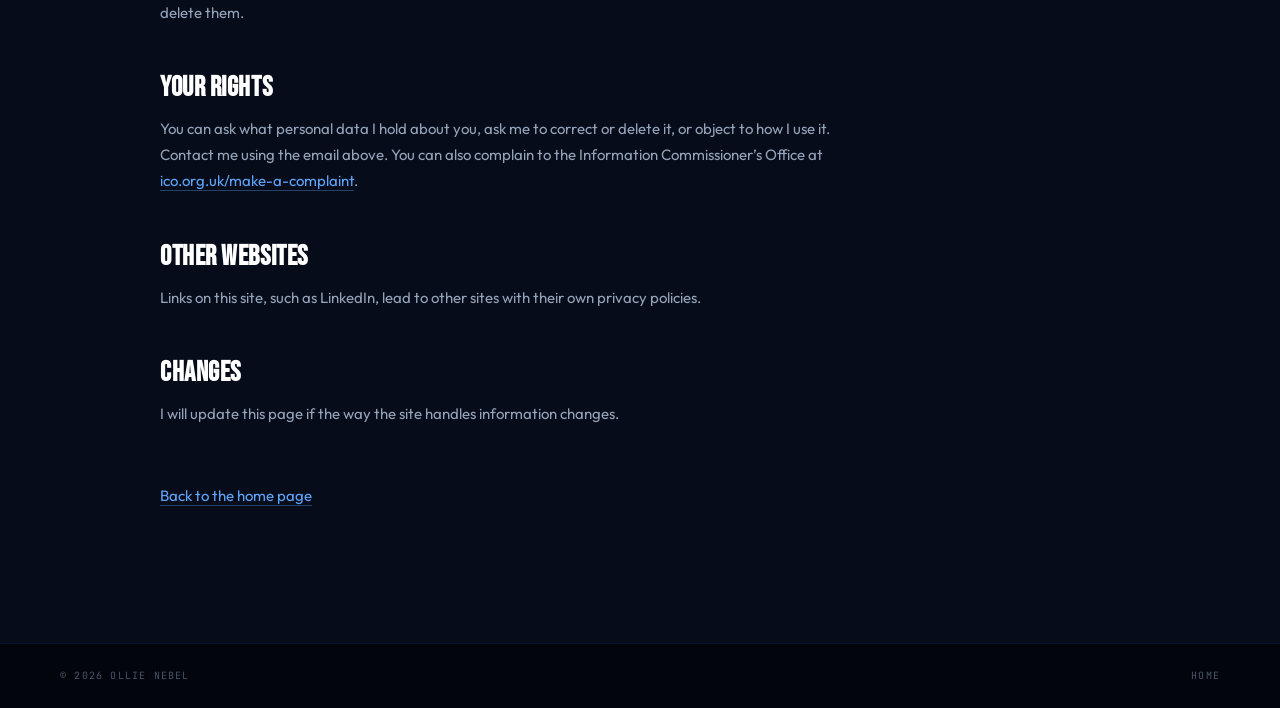
<file: privacy.html>
<!DOCTYPE html>
<html lang="en">
<head>
  <meta charset="UTF-8">
  <meta name="viewport" content="width=device-width, initial-scale=1.0">
  <title>Privacy Policy | Ollie Nebel</title>
  <meta name="description" content="How ollienebel.co.uk handles information about its visitors.">
  <link rel="stylesheet" href="css/styles.css">
  <link rel="preconnect" href="https://fonts.googleapis.com">
  <link rel="preconnect" href="https://fonts.gstatic.com" crossorigin>
  <link href="https://fonts.googleapis.com/css2?family=Bebas+Neue&family=Outfit:wght@300;400;500;600;700&family=JetBrains+Mono:wght@400;500&display=swap" rel="stylesheet">
  <style>
    /* Page-specific styles only. Everything else comes from css/styles.css */
    #privacy { background: var(--c-deep); min-height: 100vh; border-top: none; }
    .policy { max-width: 720px; margin-top: 40px; }
    .policy-updated { margin-top: 20px; }
    .policy h2 {
      font-family: var(--f-display);
      font-size: 28px;
      letter-spacing: 0.02em;
      line-height: 1;
      color: var(--c-white);
      margin: 48px 0 14px;
    }
    .policy p, .policy li {
      font-size: 15px;
      color: var(--c-text-sub);
      line-height: 1.75;
    }
    .policy p { margin-bottom: 14px; }
    .policy ul { margin: 0 0 14px 20px; }
    .policy li { margin-bottom: 10px; padding-left: 4px; }
    .policy li::marker { color: var(--c-blue); }
    .policy strong { color: var(--c-text); font-weight: 500; }
    .policy a {
      color: var(--c-blue-light);
      border-bottom: 1px solid rgba(96, 165, 250, 0.35);
      transition: color 0.2s, border-color 0.2s;
    }
    .policy a:hover { color: var(--c-white); border-color: var(--c-white); }
    .policy-back { margin-top: 56px; }
    footer { background: var(--c-void); }
    footer a.mono:hover { color: var(--c-text); }
    @media (max-width: 900px) {
      .policy h2 { font-size: 24px; margin-top: 40px; }
    }
  </style>
</head>
<body class="ticker-collapsed">

  <!-- NAV (always visible on this page, links point back to the home page) -->
  <nav id="nav" class="visible">
    <div class="nav-inner">
      <a href="index.html" class="nav-logo">ON</a>
      <div class="nav-links">
        <a href="index.html#about"        class="nav-link">About</a>
        <a href="index.html#projects"     class="nav-link">Projects</a>
        <a href="index.html#experience"   class="nav-link">Experience</a>
        <a href="index.html#achievements" class="nav-link">Achievements</a>
        <a href="index.html#contact"      class="nav-link">Contact</a>
      </div>

      <button class="nav-hamburger" id="nav-hamburger" aria-label="Toggle menu" aria-expanded="false">
        <span class="bar"></span>
        <span class="bar"></span>
        <span class="bar"></span>
      </button>
    </div>

    <div class="nav-mobile-panel" id="nav-mobile-panel">
      <a href="index.html#about"        class="nav-mobile-link">About</a>
      <a href="index.html#projects"     class="nav-mobile-link">Projects</a>
      <a href="index.html#experience"   class="nav-mobile-link">Experience</a>
      <a href="index.html#achievements" class="nav-mobile-link">Achievements</a>
      <a href="index.html#contact"      class="nav-mobile-link">Contact</a>
    </div>
  </nav>

  <section id="privacy">
    <div class="section-inner">
      <div class="section-label">
        <span class="label-num mono">LEGAL</span>
        <span class="label-text mono">PRIVACY</span>
      </div>

      <h1 class="section-heading">Privacy Policy</h1>
      <p class="policy-updated mono">Last updated: 23 October 2026</p>

      <div class="policy">

        <h2>Who I am</h2>
        <p>This is the personal website of Ollie Nebel (ollienebel.co.uk). I decide how information collected through it is used. You can contact me at <a href="mailto:ollie.nebel@gmail.com">ollie.nebel@gmail.com</a>.</p>

        <h2>What this site collects</h2>
        <ul>
          <li><strong>Technical data:</strong> This site is hosted by Netlify. When you visit, Netlify’s servers automatically log standard information, including your IP address, browser type, the pages you request, and the date and time. I can see summary traffic statistics, such as page views, in Netlify’s dashboard.</li>
          <li><strong>Emails:</strong> If you email me, I receive your email address and your message. My email is provided by Google (Gmail).</li>
          <li><strong>Browser storage:</strong> The news ticker saves two small items in your browser’s local storage: the latest headlines (kept for up to 30 minutes, so the page loads faster) and whether you collapsed the ticker. These stay on your device and I cannot see them. You can clear them in your browser settings.</li>
        </ul>

        <h2>Third-party services</h2>
        <p>When you load this site, your browser requests some content directly from other providers. They receive your IP address and browser details as part of that request, and each has its own privacy policy:</p>
        <ul>
          <li><strong>Google Fonts</strong> (fonts.googleapis.com and fonts.gstatic.com) supplies the typefaces.</li>
          <li><strong>jsDelivr</strong> (cdn.jsdelivr.net) supplies the 3D graphics library used in the home page background.</li>
          <li><strong>A proxy service</strong> (go.x2u.in) retrieves the Space.com news feed shown in the ticker. Headline links open Space.com, which has its own privacy policy.</li>
        </ul>

        <h2>Why I use it</h2>
        <p>I use technical data to keep the site secure and working, and to see how many people visit and which pages they view. I use emails only to reply to you. The third-party services are needed to display the site. This is based on my legitimate interests in running a secure website and responding to enquiries.</p>

        <h2>Cookies and tracking</h2>
        <p>This site does not set cookies of its own, run advertising or analytics scripts, or track you across other websites.</p>

        <h2>Sharing and transfers</h2>
        <p>Netlify processes the technical data on my behalf and may do so outside the UK, including in the United States, under the safeguards in its privacy policy and data processing terms. The providers listed above may also process data outside the UK. I do not sell your information or share it with anyone else.</p>

        <h2>How long I keep it</h2>
        <p>Netlify keeps access logs for a short period, around 30 days. I keep emails only as long as I need to reply, then delete them.</p>

        <h2>Your rights</h2>
        <p>You can ask what personal data I hold about you, ask me to correct or delete it, or object to how I use it. Contact me using the email above. You can also complain to the Information Commissioner’s Office at <a href="https://ico.org.uk/make-a-complaint" target="_blank" rel="noopener">ico.org.uk/make-a-complaint</a>.</p>

        <h2>Other websites</h2>
        <p>Links on this site, such as LinkedIn, lead to other sites with their own privacy policies.</p>

        <h2>Changes</h2>
        <p>I will update this page if the way the site handles information changes.</p>

        <p class="policy-back"><a href="index.html">Back to the home page</a></p>
      </div>
    </div>

    <footer>
      <span class="mono">© 2026 OLLIE NEBEL</span>
      <a href="index.html" class="mono">HOME</a>
    </footer>
  </section>

  <script>
    // Mobile menu (same behaviour as the home page)
    (function () {
      var btn = document.getElementById('nav-hamburger');
      var panel = document.getElementById('nav-mobile-panel');
      if (!btn || !panel) return;
      function closeMenu() {
        btn.classList.remove('open');
        panel.classList.remove('open');
        btn.setAttribute('aria-expanded', 'false');
      }
      btn.addEventListener('click', function () {
        var open = panel.classList.contains('open');
        if (open) { closeMenu(); return; }
        btn.classList.add('open');
        panel.classList.add('open');
        btn.setAttribute('aria-expanded', 'true');
      });
      panel.querySelectorAll('.nav-mobile-link').forEach(function (l) {
        l.addEventListener('click', closeMenu);
      });
      document.addEventListener('click', function (e) {
        if (!e.target.closest('#nav')) closeMenu();
      });
    })();
  </script>
</body>
</html>
</file>
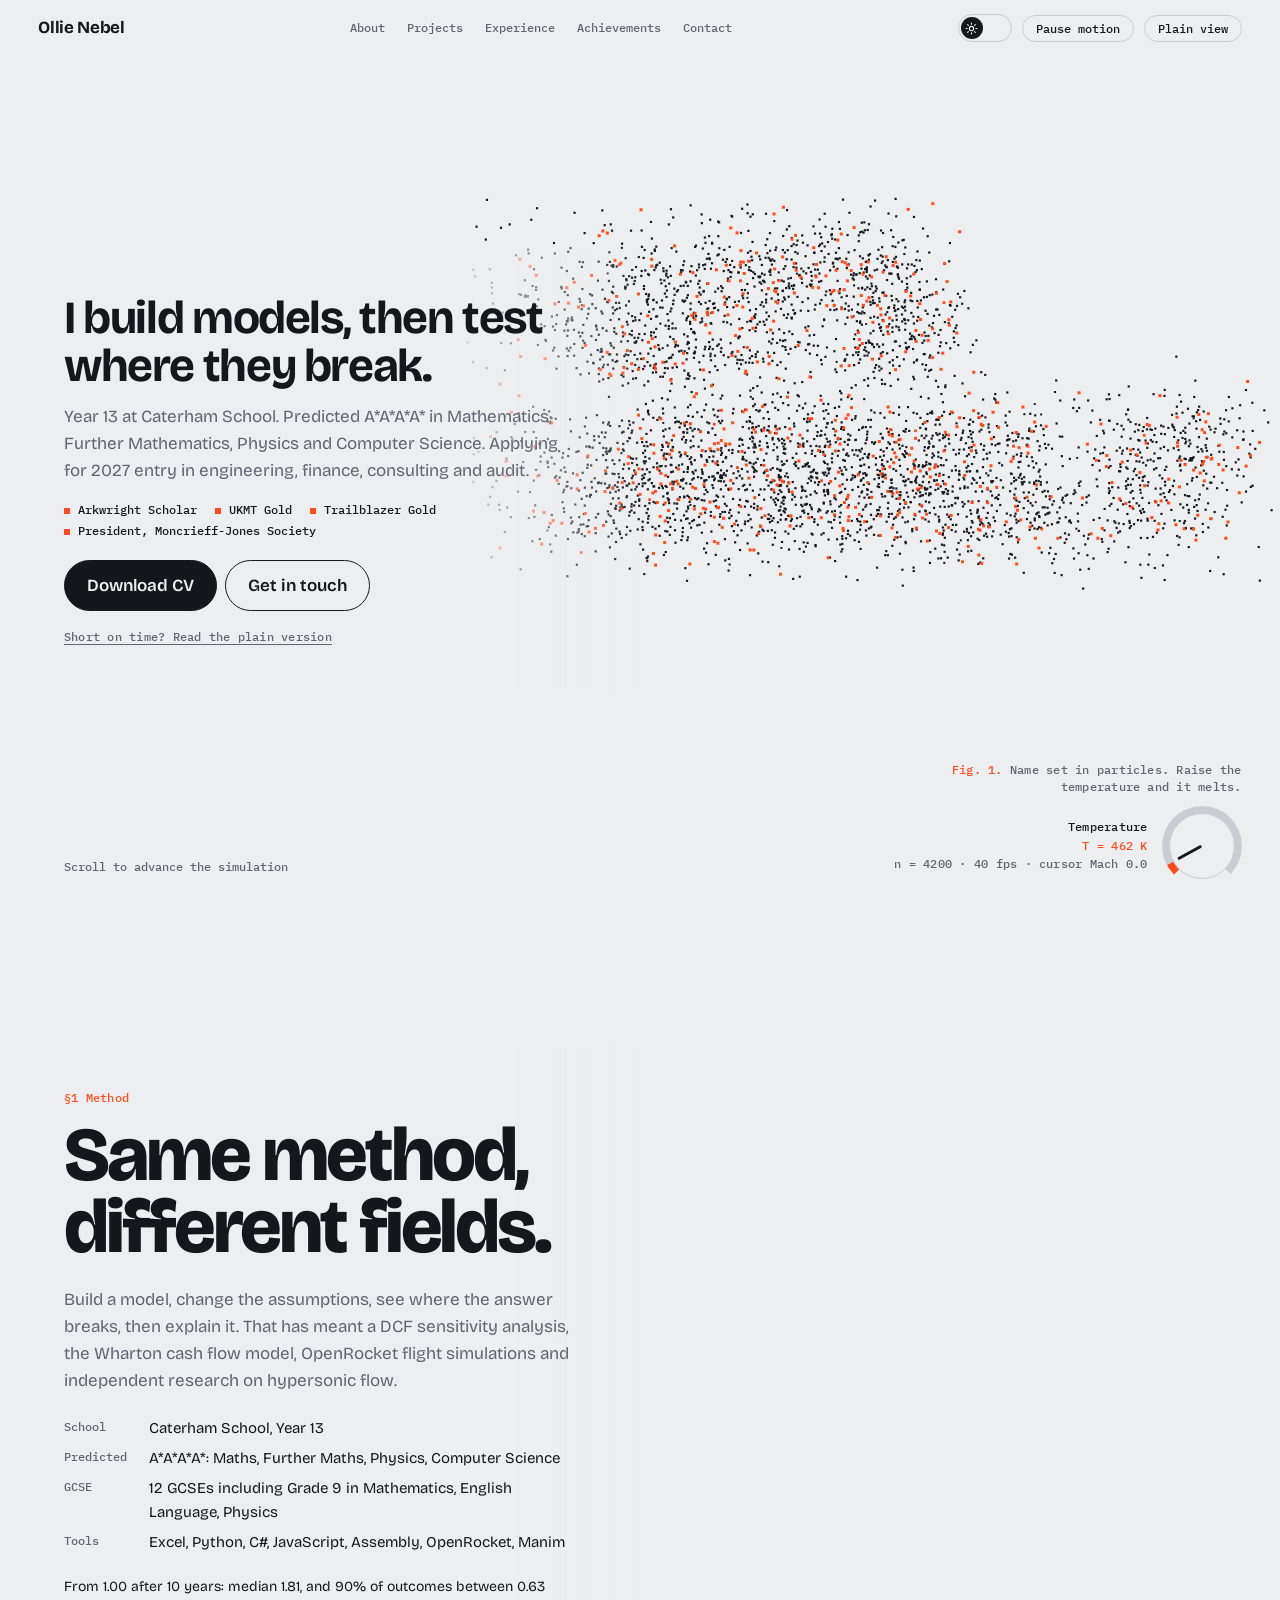
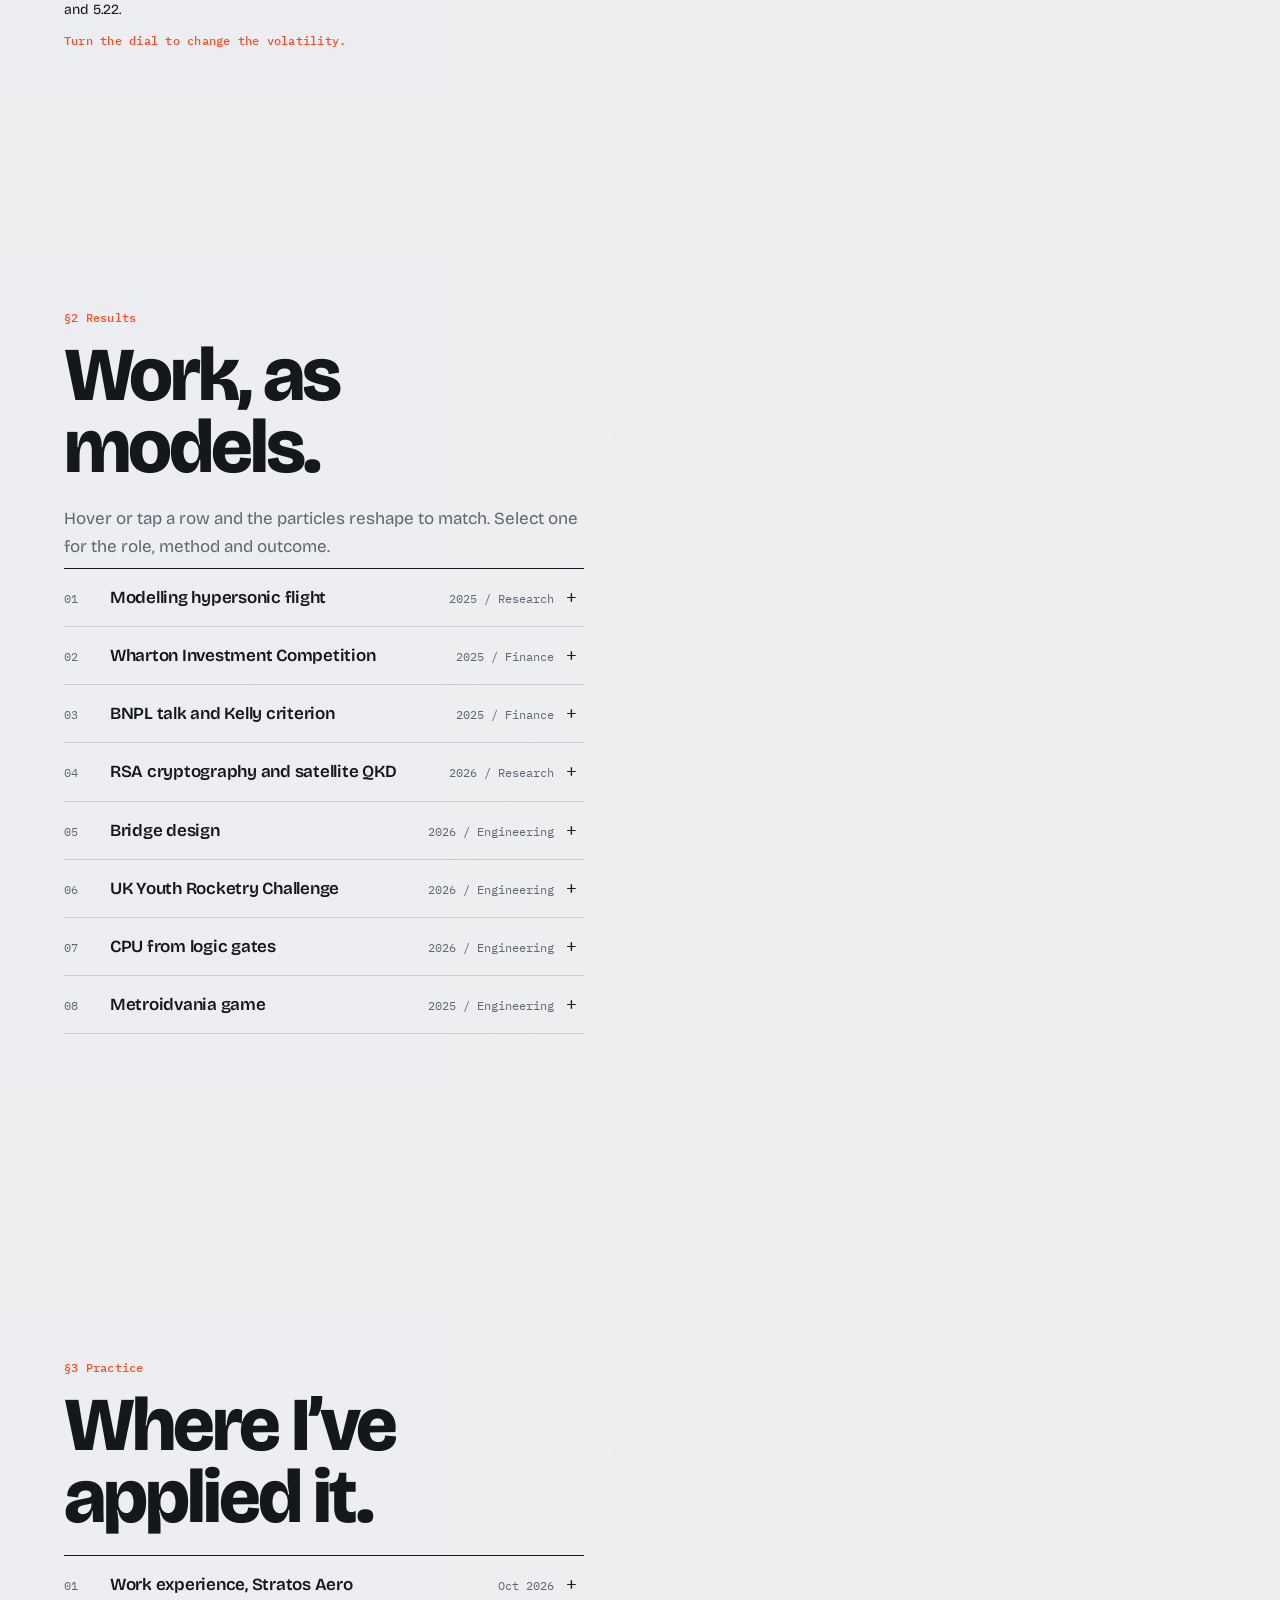
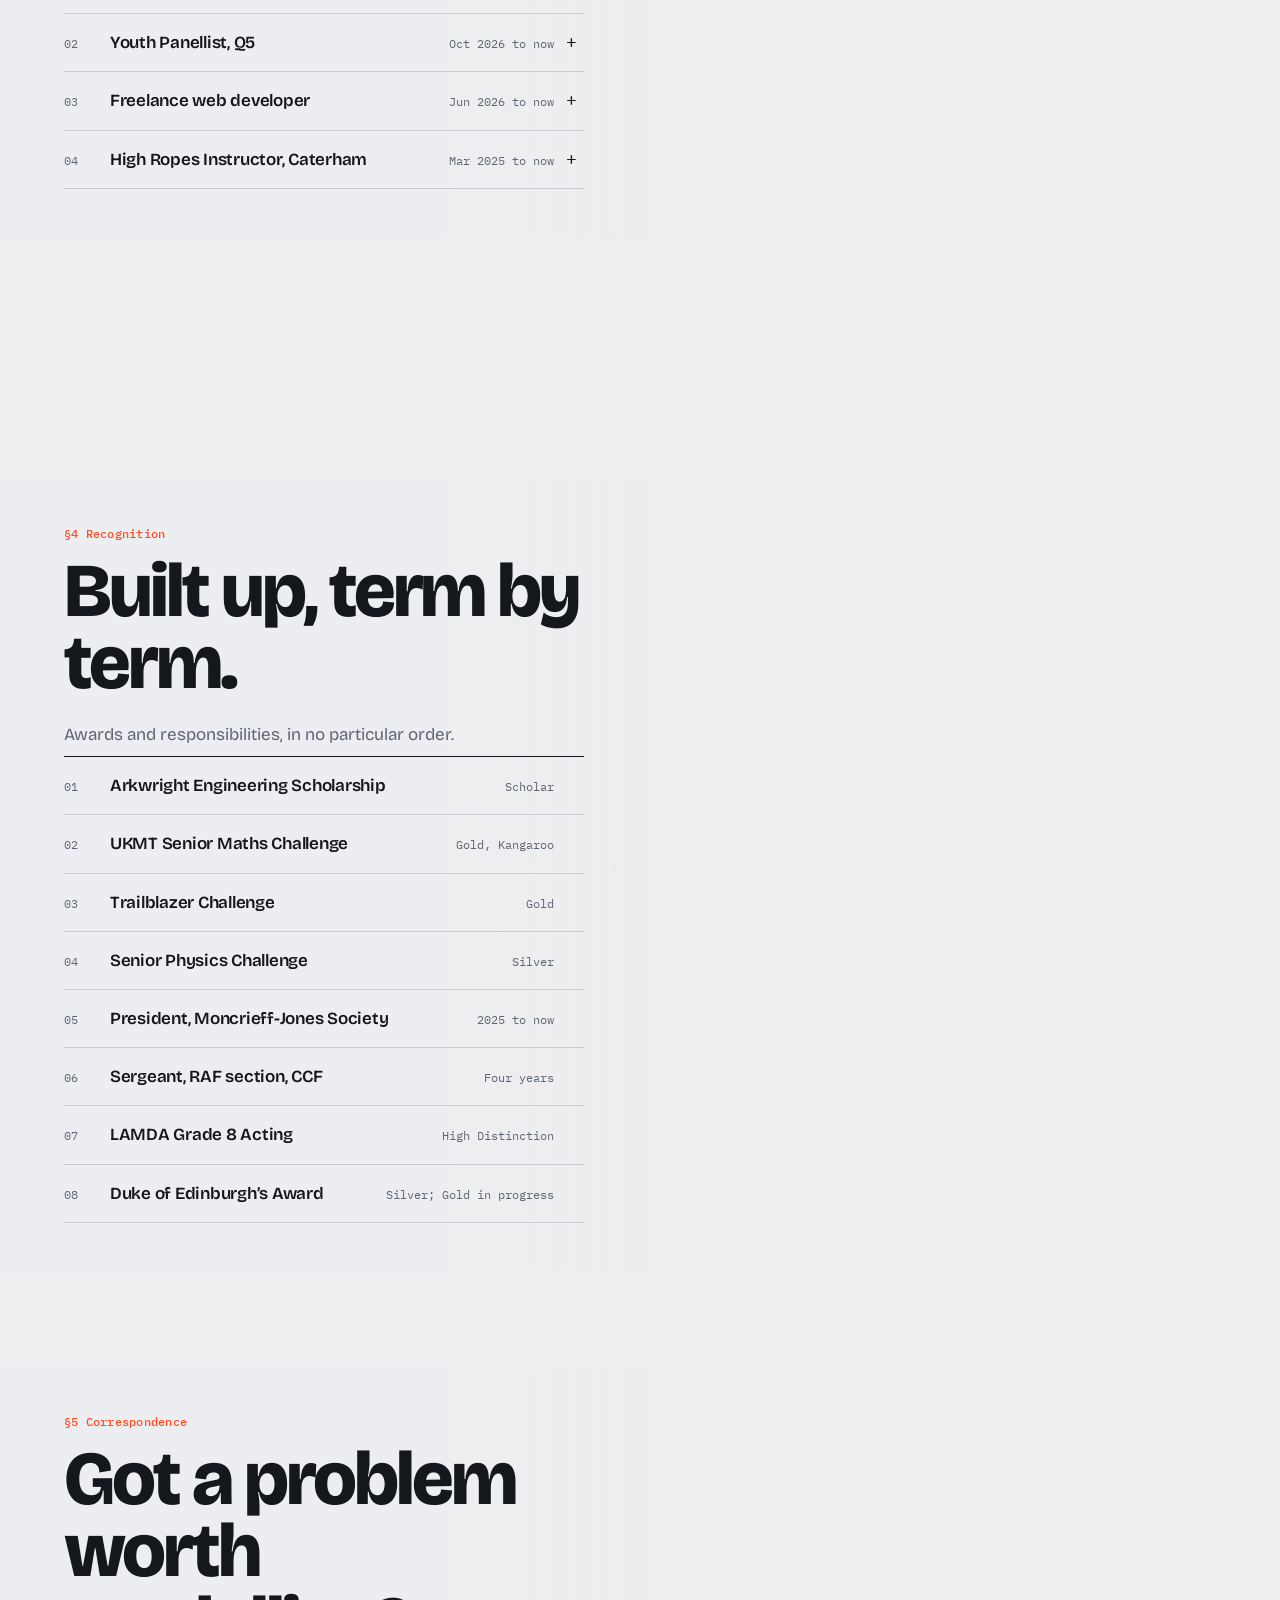
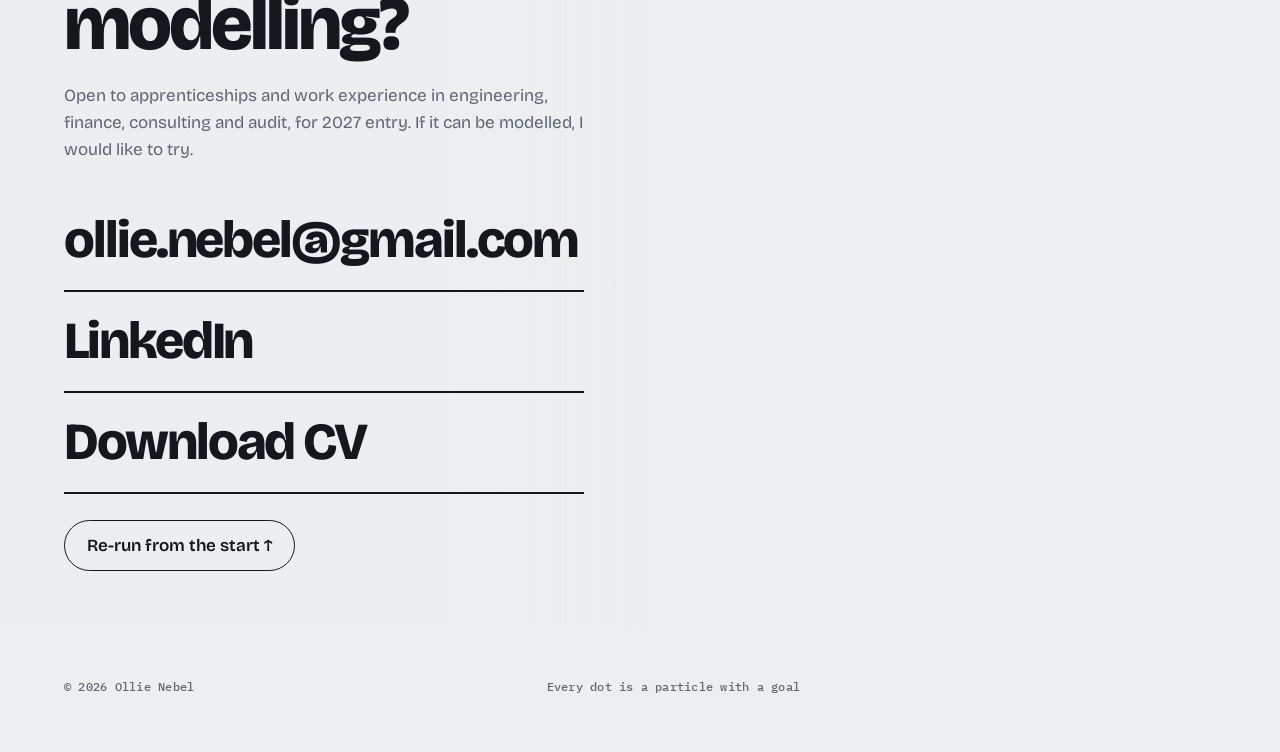
<file: prototypes/a.html>
<!DOCTYPE html>
<html lang="en">
<head>
<meta charset="UTF-8">
<meta name="viewport" content="width=device-width, initial-scale=1, viewport-fit=cover">
<title>Ollie Nebel</title>
<meta name="description" content="Ollie Nebel, Year 13. I build models, then test where they break.">
<link rel="preconnect" href="https://fonts.googleapis.com">
<link rel="preconnect" href="https://fonts.gstatic.com" crossorigin>
<link href="https://fonts.googleapis.com/css2?family=Bricolage+Grotesque:opsz,wght@12..96,400..800&family=IBM+Plex+Mono:wght@400;500&display=swap" rel="stylesheet">
<script>document.documentElement.classList.add('js')</script>
<style>
/* ===== Tokens ===== */
:root{
  --bg:#EDEEF0;--ink:#14171C;--sig:#FF4B1F;--grid:#C9CDD3;--mut:#5E6672;
  --ease:cubic-bezier(.16,1,.3,1);
  --sans:'Bricolage Grotesque',system-ui,sans-serif;
  --mono:'IBM Plex Mono',ui-monospace,monospace;
  --top:env(safe-area-inset-top,0px);--bot:env(safe-area-inset-bottom,0px);
  --gut:clamp(20px,5vw,72px);
}
[data-theme=dark]{--bg:#121418;--ink:#ECEDEF;--sig:#FF6A45;--grid:#2A2F37;--mut:#98A1AD}

/* ===== Base ===== */
*,*::before,*::after{box-sizing:border-box;margin:0;padding:0}
html{scroll-behavior:smooth}
body{background:var(--bg);color:var(--ink);font:400 17px/1.6 var(--sans);-webkit-font-smoothing:antialiased;transition:background .4s,color .4s;overflow-x:hidden}
button{font:inherit;color:inherit;background:none;border:0;cursor:pointer}
a{color:inherit}
:focus-visible{outline:2px solid var(--sig);outline-offset:3px}
.mono{font:500 12px/1.4 var(--mono);letter-spacing:.02em}
.sr{position:absolute;width:1px;height:1px;overflow:hidden;clip:rect(0 0 0 0)}
#cv{position:fixed;inset:0;z-index:0;pointer-events:none}
.band{display:none}

/* ===== Header ===== */
.top{position:fixed;inset:0 0 auto;z-index:10;display:flex;align-items:center;justify-content:space-between;gap:16px;padding:calc(14px + var(--top)) clamp(16px,3vw,40px) 14px;background:linear-gradient(var(--bg) 40%,transparent)}
.brand{display:flex;align-items:baseline;gap:12px;min-width:0}
.logo{font-weight:700;letter-spacing:-.02em;text-decoration:none;white-space:nowrap}
#where{display:none;color:var(--sig)}
#nav{display:flex;gap:22px}
#nav a{font:500 12px var(--mono);text-decoration:none;color:var(--mut);padding:4px 0;border-bottom:1.5px solid transparent;transition:color .2s,border-color .2s}
#nav a:hover,#nav a.on{color:var(--ink);border-color:var(--sig)}
.tools{display:flex;align-items:center;gap:10px}
.pill{font:500 12px var(--mono);border:1px solid var(--grid);border-radius:99px;padding:5px 13px;background:var(--bg);transition:.2s;white-space:nowrap}
.pill:hover,.pill[aria-pressed=true]{background:var(--ink);color:var(--bg);border-color:var(--ink)}
.tgl{position:relative;width:54px;height:28px;border-radius:99px;border:1px solid var(--grid);background:var(--bg);flex:none}
.tgl .knob{position:absolute;left:2px;top:2px;width:22px;height:22px;border-radius:50%;background:var(--ink);color:var(--bg);display:grid;place-items:center;transition:transform .4s var(--ease)}
.tgl[aria-checked=true] .knob{transform:translateX(26px)}
.tgl svg{position:absolute;width:13px;height:13px;transition:opacity .25s,transform .4s var(--ease)}
.tgl .moon{opacity:0;transform:rotate(-60deg) scale(.5)}
.tgl[aria-checked=true] .moon{opacity:1;transform:none}
.tgl[aria-checked=true] .sun{opacity:0;transform:rotate(60deg) scale(.5)}

/* ===== Sections ===== */
section{position:relative;z-index:1;min-height:100svh;padding:110px var(--gut) 70px;display:flex;flex-direction:column;justify-content:center}
.col,.hero-copy{position:relative}
.col{max-width:min(560px,46vw)}
.hero-copy{max-width:520px}
/* scrim keeps copy readable over the particle figure */
.col::before,.hero-copy::before{content:'';position:absolute;inset:-48px -64px -48px -90px;z-index:-1;background:linear-gradient(90deg,var(--bg) 70%,transparent);opacity:.94;pointer-events:none}
h2{font-weight:800;letter-spacing:-.04em;line-height:.95;font-size:clamp(40px,6vw,76px);margin-bottom:22px}
h2 small{display:block;font:500 12px var(--mono);letter-spacing:.02em;color:var(--sig);margin-bottom:14px}
p{color:var(--mut);max-width:56ch}
p+p{margin-top:12px}

/* hero */
.line{font-weight:700;letter-spacing:-.03em;line-height:1.05;font-size:clamp(26px,3.6vw,46px);color:var(--ink);margin-bottom:12px}
.hl{list-style:none;display:flex;flex-wrap:wrap;gap:6px 18px;margin:18px 0 22px;font:500 12px var(--mono);color:var(--ink)}
.hl li::before{content:'';display:inline-block;width:6px;height:6px;background:var(--sig);margin-right:8px}
.btn{display:inline-block;padding:11px 22px;border:1.5px solid var(--ink);border-radius:99px;font-weight:600;text-decoration:none;margin:0 8px 8px 0;transition:.25s var(--ease)}
.btn.p{background:var(--ink);color:var(--bg)}
.btn:hover{background:var(--sig);border-color:var(--sig);color:#fff;transform:translateY(-2px)}
.link{display:block;margin-top:10px;color:var(--mut);text-decoration:underline;text-underline-offset:3px}
.link:hover{color:var(--sig)}
.scroll{position:absolute;left:var(--gut);bottom:26px;color:var(--mut);font:500 12px var(--mono)}
/* hero intro: copy staggers in once the particles have formed the name */
@keyframes rise{from{opacity:0;transform:translateY(14px)}}
.js .hero-copy>*{opacity:0}
.js .ready .hero-copy>*{opacity:1;animation:rise .8s var(--ease) backwards}
.hero-copy>:nth-child(2){animation-delay:.08s!important}.hero-copy>:nth-child(3){animation-delay:.16s!important}
.hero-copy>:nth-child(4),.hero-copy>:nth-child(5){animation-delay:.24s!important}.hero-copy>:nth-child(6){animation-delay:.32s!important}

/* about */
.facts{display:grid;grid-template-columns:max-content 1fr;gap:6px 22px;margin:22px 0;font-size:15px}
.facts dt{font:500 12px var(--mono);color:var(--mut);padding-top:3px}
#readout{font-size:14px;margin:20px 0 12px;color:var(--ink)}

/* index rows */
.idx{list-style:none;border-top:1.5px solid var(--ink);margin-top:8px}
.idx li{border-bottom:1px solid var(--grid)}
.row{width:100%;text-align:left;display:grid;grid-template-columns:34px 1fr auto 18px;gap:0 12px;align-items:baseline;padding:15px 0;transition:padding .3s var(--ease),color .2s}
.row b{font-weight:600;letter-spacing:-.015em;color:var(--ink)}
.row span{font:400 12px var(--mono);color:var(--mut)}
.row i{font:400 18px/1 var(--mono);font-style:normal;transition:transform .3s var(--ease)}
button.row:hover,button.row:focus-visible,button.row[aria-expanded=true]{padding-left:10px;color:var(--sig)}
button.row:hover b,button.row[aria-expanded=true] b{color:var(--sig)}
.row[aria-expanded=true] i{transform:rotate(45deg)}
.det{display:grid;grid-template-rows:0fr;transition:grid-template-rows .4s var(--ease)}
.det>div{overflow:hidden}
.det.open{grid-template-rows:1fr}
.det dl{display:grid;grid-template-columns:max-content 1fr;gap:5px 18px;padding:0 0 16px 46px;font-size:14.5px}
.det dt{font:500 12px var(--mono);color:var(--mut);padding-top:2px}
.det .out{padding:0 0 14px 46px;color:var(--ink);font-size:14.5px}
.det .fig{color:var(--mut);margin-top:-6px}

/* contact */
.big{display:block;font-weight:800;letter-spacing:-.04em;font-size:clamp(26px,4.4vw,52px);text-decoration:none;border-bottom:2px solid var(--ink);padding:8px 0;transition:padding .3s var(--ease),color .2s}
.big:hover{padding-left:14px;color:var(--sig)}
footer{position:relative;z-index:1;padding:30px min(480px,42vw) 56px var(--gut);display:flex;justify-content:space-between;gap:16px;color:var(--mut)}

/* ===== Dial rig (bottom right) ===== */
#rig{position:fixed;right:clamp(16px,3vw,40px);bottom:calc(14px + var(--bot));z-index:9;display:flex;flex-direction:column;align-items:flex-end;gap:10px;text-align:right}
#rig .rw{display:flex;align-items:center;gap:14px}
#rig .rd{display:grid;gap:2px}
#rig b{color:var(--ink);font-weight:500}
#rig span{color:var(--sig)}
#hud{color:var(--mut);font-style:normal}
#cap{max-width:min(360px,34vw);color:var(--mut);transition:opacity .3s}
#cap b{color:var(--sig);font-weight:500}
#dial{--a:-90deg;--p:.3;position:relative;width:80px;height:80px;border-radius:50%;background:conic-gradient(from -135deg,var(--sig) calc(var(--p)*270deg),var(--grid) 0 270deg,transparent 0);cursor:ns-resize;touch-action:none;flex:none;transition:transform .3s var(--ease)}
#dial:hover{transform:scale(1.06)}
#dial .face{position:absolute;inset:7px;border-radius:50%;background:var(--bg);border:1px solid var(--grid)}
#dial .nd{position:absolute;left:50%;top:50%;width:3px;height:27px;margin:-27px 0 0 -1.5px;background:var(--ink);border-radius:2px;transform-origin:50% 100%;transform:rotate(var(--a))}
@media(pointer:coarse){#dial{width:88px;height:88px}}

/* ===== Plain view ===== */
body.plain #cv,body.plain #rig,body.plain .scroll,body.plain .link,body.plain .hint,body.plain .band{display:none}
body.plain main{padding-top:0}
body.plain section{min-height:0;padding-top:70px;background:var(--bg)}
body.plain #hero{padding-top:120px}
body.plain #hero h1{position:static;width:auto;height:auto;clip:auto;font-weight:800;letter-spacing:-.04em;line-height:.95;font-size:clamp(48px,8vw,96px);margin-bottom:18px}
/* a centred 1200px page: section title on the left, content on the right */
body.plain section{align-items:center}
body.plain #hero h1,body.plain .hero-copy,body.plain .col{width:min(1200px,100%);max-width:none}
body.plain .hero-copy>p{max-width:70ch}
body.plain .col{display:grid;grid-template-columns:minmax(220px,1fr) minmax(0,2.2fr);column-gap:clamp(32px,6vw,96px);align-items:start;padding:28px 0;border-top:1.5px solid var(--grid)}
body.plain .col>h2{grid-column:1;grid-row:1/span 30;font-size:clamp(32px,3.6vw,52px);position:sticky;top:90px}
body.plain .col>:not(h2){grid-column:2}
body.plain .col>br{display:none}
body.plain .col>.idx{margin-top:4px}
body.plain .col p{max-width:70ch}
body.plain .col::before,body.plain .hero-copy::before{display:none}
body.plain footer{padding:30px max(var(--gut),calc((100% - 1200px)/2)) 40px}
@media(max-width:820px){
  body.plain .col{display:block}
  body.plain .col>h2{position:static}
}

/* ===== Mid-size desktop: give the copy and the figure their own halves ===== */
@media(min-width:821px) and (max-width:1280px){.col{max-width:min(520px,44vw)}}

/* ===== Small screens ===== */
/* phones: the figure is pinned in a band across the top half and the content scrolls underneath it */
@media(max-width:820px){
  :root{--band:50svh}
  .band{display:block;position:fixed;inset:0 0 auto;height:var(--band);background:var(--bg);border-bottom:1px solid var(--grid);z-index:4;transition:background .4s}
  #cv{z-index:5}
  main{padding-top:var(--band)}
  section{min-height:0;padding:40px 20px 52px;scroll-margin-top:var(--band)}
  #hero{justify-content:flex-start;padding-top:28px}
  #nav{display:none}
  #where{display:inline}
  .col{max-width:none}
  .col::before,.hero-copy::before{display:none}
  #cap,.scroll,#hud{display:none}
  footer{padding:30px 20px 40px}
  #rig{top:calc(var(--band) - 56px);bottom:auto;right:12px;z-index:6}
  #rig .rw{gap:10px}
  #dial{width:48px;height:48px}
  #dial .face{inset:5px}
  #dial .nd{height:15px;margin-top:-15px}
}
@media(max-width:520px){
  #where{display:none}
  .pill .lg{display:none}
  .pill{padding:5px 11px}
  .tools{gap:8px}
}
@media(prefers-reduced-motion:reduce){*{transition-duration:.01ms!important;animation-duration:.01ms!important;animation-delay:0s!important;scroll-behavior:auto!important}}
</style>
</head>
<body data-theme="light">
<script>try{var t=localStorage.getItem('theme');if(t?t==='dark':matchMedia('(prefers-color-scheme: dark)').matches)document.body.dataset.theme='dark'}catch(e){}</script>
<div class="band" aria-hidden="true"></div>
<canvas id="cv" aria-hidden="true"></canvas>
<header class="top">
  <div class="brand"><a class="logo" href="#hero">Ollie Nebel</a><span id="where" class="mono" aria-hidden="true"></span></div>
  <nav id="nav" aria-label="Sections"><a href="#about">About</a><a href="#projects">Projects</a><a href="#experience">Experience</a><a href="#achievements">Achievements</a><a href="#contact">Contact</a></nav>
  <div class="tools">
    <button class="tgl" id="tgl" role="switch" aria-checked="false" aria-label="Dark theme" title="Light or dark theme"><span class="knob"><svg class="sun" viewBox="0 0 24 24" fill="none" stroke="currentColor" stroke-width="2" stroke-linecap="round"><circle cx="12" cy="12" r="4"/><path d="M12 2v2M12 20v2M4.9 4.9l1.4 1.4M17.7 17.7l1.4 1.4M2 12h2M20 12h2M4.9 19.1l1.4-1.4M17.7 6.3l1.4-1.4"/></svg><svg class="moon" viewBox="0 0 24 24" fill="none" stroke="currentColor" stroke-width="2" stroke-linecap="round" stroke-linejoin="round"><path d="M21 12.8A9 9 0 1 1 11.2 3a7 7 0 0 0 9.8 9.8z"/></svg></span></button>
    <button class="pill" id="ps" aria-pressed="false">Pause<span class="lg"> motion</span></button>
    <button class="pill" id="pl"><span id="plt">Plain</span><span class="lg"> view</span></button>
  </div>
</header>

<main>
<section id="hero" data-state="name">
  <h1 class="sr">Ollie Nebel</h1>
  <div class="hero-copy">
    <p class="line">I build models, then test where they break.</p>
    <p>Year 13 at Caterham School. Predicted A*A*A*A* in Mathematics, Further Mathematics, Physics and Computer Science. Applying for 2027 entry in engineering, finance, consulting and audit.</p>
    <ul class="hl"><li>Arkwright Scholar</li><li>UKMT Gold</li><li>Trailblazer Gold</li><li>President, Moncrieff-Jones Society</li></ul>
    <a class="btn p" href="cv.pdf">Download CV</a><a class="btn" href="#contact">Get in touch</a>
    <button class="link mono" id="pl2">Short on time? Read the plain version</button>
  </div>
  <span class="scroll">Scroll to advance the simulation</span>
</section>

<section id="about" data-state="fan">
  <div class="col">
    <h2><small>§1 Method</small>Same method, different fields.</h2>
    <p>Build a model, change the assumptions, see where the answer breaks, then explain it. That has meant a DCF sensitivity analysis, the Wharton cash flow model, OpenRocket flight simulations and independent research on hypersonic flow.</p>
    <dl class="facts"><dt>School</dt><dd>Caterham School, Year 13</dd><dt>Predicted</dt><dd>A*A*A*A*: Maths, Further Maths, Physics, Computer Science</dd><dt>GCSE</dt><dd>12 GCSEs including Grade 9 in Mathematics, English Language, Physics</dd><dt>Tools</dt><dd>Excel, Python, C#, JavaScript, Assembly, OpenRocket, Manim</dd></dl>
    <p id="readout" aria-live="polite"></p>
    <p class="mono hint" style="color:var(--sig)">Turn the dial to change the volatility.</p>
  </div>
</section>

<section id="projects" data-state="flow">
  <div class="col"><h2><small>§2 Results</small>Work, as models.</h2><p class="hint">Hover or tap a row and the particles reshape to match. Select one for the role, method and outcome.</p><ol class="idx" id="pj"></ol></div>
</section>

<section id="experience" data-state="lease">
  <div class="col"><h2><small>§3 Practice</small>Where I&rsquo;ve applied it.</h2><ol class="idx" id="ex"></ol></div>
</section>

<section id="achievements" data-state="fourier">
  <div class="col"><h2><small>§4 Recognition</small>Built up, term by term.</h2><p>Awards and responsibilities, in no particular order.</p><ol class="idx" id="ac"></ol></div>
</section>

<section id="contact" data-state="cta">
  <div class="col"><h2><small>§5 Correspondence</small>Got a problem worth modelling?</h2><p>Open to apprenticeships and work experience in engineering, finance, consulting and audit, for 2027 entry. If it can be modelled, I would like to try.</p><br>
    <a class="big" href="mailto:ollie.nebel@gmail.com">ollie.nebel@gmail.com</a><a class="big" href="https://www.linkedin.com/in/ollie-nebel-925741302/" target="_blank" rel="noopener">LinkedIn</a><a class="big" href="cv.pdf">Download CV</a>
    <button class="btn" id="rerun" style="margin-top:26px">Re-run from the start ↑</button></div>
</section>
</main>
<footer class="mono"><span>© 2026 Ollie Nebel</span><span>Every dot is a particle with a goal</span></footer>
<div id="rig">
  <p id="cap" class="mono" aria-hidden="true"></p>
  <div class="rw">
    <div class="rd mono"><b id="dl"></b><span id="dv"></span><i id="hud"></i></div>
    <div id="dial" role="slider" tabindex="0" aria-valuemin="0" aria-valuemax="100" aria-valuenow="50" aria-label="Assumption dial" title="Drag, scroll or use arrow keys"><i class="face"></i><i class="nd"></i></div>
  </div>
</div>

<script>
/* =====================================================================
   Helpers
   ===================================================================== */
const $ = s => document.querySelector(s), $$ = s => [...document.querySelectorAll(s)];
const RM = matchMedia('(prefers-reduced-motion: reduce)').matches;
const clamp = (v, a, b) => v < a ? a : v > b ? b : v;
const sm = v => v <= 0 ? 0 : v >= 1 ? 1 : v*v*(3 - 2*v);          // smoothstep
const rnd = (a => () => {                                             // seeded RNG (mulberry32)
  a |= 0; a = a + 0x6D2B79F5 | 0;
  let t = Math.imul(a ^ a >>> 15, 1 | a);
  t = t + Math.imul(t ^ t >>> 7, 61 | t) ^ t;
  return ((t ^ t >>> 14) >>> 0) / 4294967296;
})(11);
const gauss = () => Math.sqrt(-2*Math.log(rnd() + 1e-9)) * Math.cos(6.2832*rnd());
const store = {
  get: k => { try { return localStorage.getItem(k); } catch (e) { return null; } },
  set: (k, v) => { try { localStorage.setItem(k, v); } catch (e) {} }
};

/* =====================================================================
   Content
   [title, year, field, figure, role, method, outcome]
   ===================================================================== */
const PJ = [
  ['Modelling hypersonic flight', '2025', 'Research', 'flow', 'Independent researcher and lecturer', 'Literature review, then Navier-Stokes through to DSMC simulation methods', 'Report, lecture and a published article', 'Streamlines from potential flow round a cylinder, with parcels slowing at the nose and speeding up over the top. Local supersonic flow starts at the critical Mach of about 0.40. Above Mach 1 the bow shock follows Billig\u2019s cylinder correlation: about 10 radii ahead at Mach 1.2, hugging the body by Mach 5, where the gas behind it is about 6\u00d7 hotter.'],
  ['Wharton Investment Competition', '2025', 'Finance', 'fan', 'Data Lead, team of 6', 'Excel cash flow model and dataset management', '5,000+ teams entered; add placement', 'Geometric Brownian motion. The median path falls as volatility rises (growth rate \u03bc \u2212 \u03c3\u00b2/2), even though the average does not.'],
  ['BNPL talk and Kelly criterion', '2025', 'Finance', 'fan', 'Presenter and participant', 'Market growth, regulation, behavioural economics; Kelly derivation', 'Talk delivered; add slides link', 'The same volatility drag sets the Kelly bet: long-run growth f\u03bc \u2212 f\u00b2\u03c3\u00b2/2 peaks at f = \u03bc/\u03c3\u00b2.'],
  ['RSA cryptography and satellite QKD', '2026', 'Research', 'qkd', 'Researcher and presenter', 'Euler’s totient function and RSA; Manim animation; QKD link budgets', '20-minute talk and a report', 'Two stations 1,200 km apart, needing 15\u00b0 elevation. Low orbits race across the sky so passes are short; higher orbits stay in view longer, and a geostationary satellite hangs still, but beam loss grows with distance squared. Key per day peaks at about 700 km.'],
  ['Bridge design', '2026', 'Engineering', 'truss', 'Team member', 'Inverted Pratt truss, strength-to-weight optimisation', '108.26 g held 27.5 kg, about 254 to 1; won the year group', 'Members are shaded by load. Push the load past 27.5 kg and the most-loaded end post buckles.'],
  ['UK Youth Rocketry Challenge', '2026', 'Engineering', 'arc', 'Team of five', 'OpenRocket flight modelling, 3D printing, laser cutting', 'Regional round in Cambridge; 229 m target', 'The brief: fly a payload to exactly 229 m and recover it under a parachute. A 1D flight model (38 N motor for 1.6 s, drag \u00bd\u03c1C<sub>d</sub>Av\u00b2, 0.6 m chute) shows ballast tuning the apogee: about 680 g hits 229 m.'],
  ['CPU from logic gates', '2026', 'Engineering', 'cpu', 'Solo', 'Registers, ALU and conditional unit; custom instruction set', 'Maze-solving program running', 'A five-instruction program (LDA, ADD, STA, OUT, BRA) on memory, program counter, instruction register, ALU and accumulator, all joined by one bus.'],
  ['Metroidvania game', '2025', 'Engineering', 'game', 'Solo', 'Custom input and movement systems on Unity physics', 'In progress']
];
// [title, dates, outcome, figure]
const EX = [
  ['Work experience, Stratos Aero', 'Oct 2026', 'Reviewed the lease valuation model and how residual value drives the value of a lease.', 'lease', 'The model: a $50m narrowbody on a 12-year lease at 7%. Each month’s rent pays a return on the value still tied up, and the rest pays off value used up, so that part grows each year. A higher residual leaves less value to recover, so the rent falls; the lease rate factor is rent per month as a share of the price.'],
  ['Youth Panellist, Q5', 'Oct 2026 to now', 'Sixth Form advisory panel on business issues faced by consultants and their clients.', 'network', 'The model: about 100 people, each able to link to near neighbours, with a few long-range ties. Links switch on at random as the dial turns. Below a tipping point an idea stays inside small groups; past it, one group spans the network and the idea reaches most people.'],
  ['Freelance web developer', 'Jun 2026 to now', 'WordPress maintenance, performance and contact forms.', 'layout'],
  ['High Ropes Instructor, Caterham', 'Mar 2025 to now', 'Safety protocols, equipment checks and sessions for ages 8 to 16.', 'ropes', 'The model: sag = W\u00b7x(L\u2212x)/(T\u00b7L), so more cable tension means a flatter line; the rider slows as the line climbs to the far platform.']
];
const AC = [
  ['Arkwright Engineering Scholarship', 'Scholar'], ['UKMT Senior Maths Challenge', 'Gold, Kangaroo'],
  ['Trailblazer Challenge', 'Gold'], ['Senior Physics Challenge', 'Silver'],
  ['President, Moncrieff-Jones Society', '2025 to now'], ['Sergeant, RAF section, CCF', 'Four years'],
  ['LAMDA Grade 8 Acting', 'High Distinction'], ['Duke of Edinburgh’s Award', 'Silver; Gold in progress']
];

function rowHTML(list, r, i){
  const n = String(i + 1).padStart(2, '0'), head = `<span>${n}</span><b>${r.t}</b><span>${r.meta}</span>`;
  if (!r.det) return `<li><div class="row">${head}</div></li>`;
  const id = `d-${list}-${i}`;
  return `<li><button class="row" data-s="${r.st}" aria-expanded="false" aria-controls="${id}">${head}<i>+</i></button><div class="det" id="${id}"><div>${r.det}</div></div></li>`;
}
const LISTS = {
  pj: PJ.map(p => ({t:p[0], meta:p[1] + ' / ' + p[2], st:p[3], det:`<dl><dt>Role</dt><dd>${p[4]}</dd><dt>Method</dt><dd>${p[5]}</dd><dt>Outcome</dt><dd>${p[6]}</dd>${p[7] ? `<dt>The model</dt><dd>${p[7]}</dd>` : ''}</dl>`})),
  ex: EX.map(p => ({t:p[0], meta:p[1], st:p[3], det:`<p class="out">${p[2]}</p>${p[4] ? `<p class="out fig">${p[4]}</p>` : ''}`})),
  ac: AC.map(p => ({t:p[0], meta:p[1]}))
};
for (const id in LISTS) $('#' + id).innerHTML = LISTS[id].map((r, i) => rowHTML(id, r, i)).join('');
$$('button.row').forEach(b => b.addEventListener('click', () => {
  const open = b.getAttribute('aria-expanded') !== 'true';
  b.setAttribute('aria-expanded', open);
  b.nextElementSibling.classList.toggle('open', open);
}));

/* =====================================================================
   Particle engine
   Every particle springs toward a target given by the current figure.
   ===================================================================== */
const cv = $('#cv'), cx = cv.getContext('2d'), band = $('.band');
const banded = () => getComputedStyle(band).display !== 'none';     // phone layout: the canvas fills the pinned band
const NMAX = 4200;
const RX = Float32Array.from({length:NMAX}, rnd), RY = Float32Array.from({length:NMAX}, rnd);
let W, H, N = 0, X, Y, VX, VY, KK, AA, WK, HT, PM;
let mx = -1e4, my = -1e4, pvx = 0, pvy = 0, T = 0, paused = false, C = {};

function colours(){
  const s = getComputedStyle(document.body), v = n => s.getPropertyValue(n).trim();
  C = {ink:v('--ink'), sig:v('--sig'), grid:v('--grid'), mut:v('--mut'), bg:v('--bg')};
}
function size(){
  W = innerWidth; H = banded() ? band.offsetHeight : innerHeight;
  const dpr = Math.min(devicePixelRatio || 1, W < 700 ? 1.5 : 2);
  cv.width = W*dpr; cv.height = H*dpr; cv.style.width = W + 'px'; cv.style.height = H + 'px';
  cx.setTransform(dpr, 0, 0, dpr, 0, 0);
}
function alloc(){
  N = W < 700 ? 2200 : NMAX;
  [X, Y, VX, VY, KK, AA, WK] = Array.from({length:7}, () => new Float32Array(N));
  HT = new Uint8Array(N); PM = new Uint16Array(N);
  for (let i = 0; i < N; i++) { X[i] = Math.random()*W; Y[i] = Math.random()*H; KK[i] = .012 + Math.random()*.02; PM[i] = i; }
  for (let i = N - 1; i > 0; i--) { const j = Math.random()*(i + 1) | 0; [PM[i], PM[j]] = [PM[j], PM[i]]; }
}

/* Region the figure is drawn in: right half on desktop, top of screen on mobile. */
const reg = () => {
  if (W > 820) return {x:W*.44, y:H*.14, w:W*.52, h:Math.max(H*.45, H*.86 - 215)};
  const top = $('.top').offsetHeight + 4, dial = 84;   // keeps axis labels drawn just below a figure clear of the dial              // phones: inside the band, under the header, above the dial
  return {x:W*.05, y:top, w:W*.9, h:Math.max(140, H - top - dial)};
};

/* Sample text into points (used for the name and the closing line). */
function textPts(lines, b){
  const c = document.createElement('canvas'), g = c.getContext('2d'), fs = 200, F = `800 ${fs}px 'Bricolage Grotesque'`;
  g.font = F;
  const w = Math.max(...lines.map(l => g.measureText(l).width));
  c.width = Math.ceil(w) + 20; c.height = Math.ceil(lines.length*fs*.98) + 40;
  g.font = F; g.textBaseline = 'top';
  lines.forEach((l, i) => g.fillText(l, 10, 10 + i*fs*.98));
  const d = g.getImageData(0, 0, c.width, c.height).data, p = [];
  for (let y = 0; y < c.height; y += 4) for (let x = 0; x < c.width; x += 4) if (d[(y*c.width + x)*4 + 3] > 120) p.push([x, y]);
  const k = Math.min(b.w/c.width, b.h/c.height), ox = b.x + (b.w - c.width*k)/2, oy = b.y + (b.h - c.height*k)/2;
  return p.map(([x, y]) => [ox + x*k, oy + y*k]);
}
/* Spread n points evenly along segments [x1,y1,x2,y2,hot?]. Returns [points, hot flags, segment index]. */
function along(segs, n = N){
  const L = segs.map(s => Math.hypot(s[2] - s[0], s[3] - s[1])), tot = L.reduce((a, b) => a + b, 0), pts = [], hot = [], idx = [];
  let k = 0, acc = 0;
  for (let i = 0; i < n; i++) {
    const d = (i + .5)/n*tot;
    while (k < segs.length - 1 && d > acc + L[k]) { acc += L[k]; k++; }
    const s = segs[k], u = (d - acc)/(L[k] || 1);
    pts.push([s[0] + (s[2] - s[0])*u, s[1] + (s[3] - s[1])*u]); hot.push(s[4] ? 1 : 0); idx.push(k);
  }
  return [pts, hot, idx];
}
/* Point at fraction u around a rectangle's perimeter. */
const rectp = (x, y, w, h, u) => {
  const d = u*2*(w + h);
  return d < w ? [x + d, y] : d < w + h ? [x + w, y + d - w] : d < 2*w + h ? [x + w - (d - w - h), y + h] : [x, y + h - (d - 2*w - h)];
};
/* Polyline as a function u in [0,1] -> point. */
function poly(pts){
  const L = [0];
  for (let i = 1; i < pts.length; i++) L.push(L[i - 1] + Math.hypot(pts[i][0] - pts[i - 1][0], pts[i][1] - pts[i - 1][1]));
  const tot = L[L.length - 1];
  return u => {
    const d = clamp(u, 0, 1)*tot; let k = 1;
    while (k < L.length - 1 && L[k] < d) k++;
    const f = (d - L[k - 1])/((L[k] - L[k - 1]) || 1), a = pts[k - 1], b = pts[k];
    return [a[0] + (b[0] - a[0])*f, a[1] + (b[1] - a[1])*f];
  };
}
const circleSegs = (x, y, r, n = 8) => Array.from({length:n}, (_, k) => {
  const a = k/n*6.2832, b = (k + 1)/n*6.2832;
  return [x + Math.cos(a)*r, y + Math.sin(a)*r, x + Math.cos(b)*r, y + Math.sin(b)*r];
});

/* =====================================================================
   Dial settings per figure
   ===================================================================== */
const DV = {name:.06, cta:.06, fan:.28, flow:.35, qkd:.12, truss:.35, arc:.25, cpu:.4, game:.5, lease:.4, network:.62, layout:.8, ropes:.5, fourier:.3};
const DL = {name:'Temperature', cta:'Temperature', fan:'Volatility', flow:'Mach number', qkd:'Orbit altitude', truss:'Load', arc:'Launch mass', cpu:'Clock rate', game:'Jump power', lease:'Residual value', network:'Connections', layout:'Screen width', ropes:'Cable tension', fourier:'Terms'};
const FIG = {name:1, fan:2, flow:3, qkd:4, truss:5, arc:6, cpu:7, game:8, lease:9, network:10, layout:11, ropes:12, fourier:13, cta:14};
const P = {mu:.08, sg:.2};                                                   // GBM drift and volatility
const ZF = Array.from({length:20}, () => Array.from({length:60}, gauss));    // fixed shocks, so paths morph smoothly

function readout(){
  const m = Math.exp((P.mu - P.sg*P.sg/2)*10), sp = 1.645*P.sg*Math.sqrt(10);
  $('#readout').textContent = `From 1.00 after 10 years: median ${m.toFixed(2)}, and 90% of outcomes between ${(m*Math.exp(-sp)).toFixed(2)} and ${(m*Math.exp(sp)).toFixed(2)}.`;
}

/* A static point cloud (text) that "melts" as the temperature rises. */
const fixed = (pts, cap, hot, key) => ({
  cap: () => cap, hot,
  fmt: () => 'T = ' + Math.round(300 + DV[key]*2700) + ' K',
  at(j, t, o){
    const p = pts[Math.floor(j*pts.length/N)], A = .5 + DV[key]*DV[key]*70;
    o.x = p[0] + Math.sin(t*1.7 + j*3.1)*A; o.y = p[1] + Math.cos(t*1.3 + j*1.7)*A; o.a = 1;
  }
});

/* =====================================================================
   Figures. Each returns {at(j,t,o), hot(j), cap(), fmt(), set?, tick?, draw?}
   ===================================================================== */
const B = {
  name(){ return fixed(textPts(['OLLIE', 'NEBEL'], reg()), 'Name set in particles. Raise the temperature and it melts.', j => j % 9 === 0, 'name'); },
  cta(){ return fixed(textPts(['LET’S', 'MODEL IT'], reg()), 'Let’s model it. Raise the temperature and it melts again.', j => j % 7 === 0, 'cta'); },

  /* Geometric Brownian motion price paths with the analytic 90% band. */
  fan(){
    const r = reg(), K = 20, S = 60, dt = 10/S, lo = Math.log(.2), hi = Math.log(5), per = Math.ceil(N/K);
    const G = 46, PW = r.w - G;                                   // right gutter holds the y-axis labels
    const XX = s => r.x + s/S*PW, YY = l => r.y + r.h - (l - lo)/(hi - lo)*r.h;
    const TX = new Float32Array(N), TY = new Float32Array(N), TA = new Float32Array(N), TU = new Float32Array(N), hotP = new Uint8Array(K);
    let low = 0;
    const mk = () => {
      P.sg = .05 + .55*DV.fan;
      const dr = (P.mu - P.sg*P.sg/2)*dt, vo = P.sg*Math.sqrt(dt);
      low = 0;
      for (let p = 0; p < K; p++) {
        const xs = [XX(0)], ys = [YY(0)], cum = [0]; let l = 0;
        for (let s = 1; s <= S; s++) {
          l += dr + vo*ZF[p][s - 1]; xs.push(XX(s)); ys.push(YY(l));
          cum.push(cum[s - 1] + Math.hypot(xs[s] - xs[s - 1], ys[s] - ys[s - 1]));
        }
        hotP[p] = l < Math.log(.5) ? 1 : 0; low += hotP[p];
        // place particles evenly by arc length so steep stretches stay dense
        for (let k = 0, s = 1; k < per; k++) {
          const j = p + k*K; if (j >= N) break;
          const d = (k + .5)/per*cum[S];
          while (s < S && cum[s] < d) s++;
          const f = (d - cum[s - 1])/((cum[s] - cum[s - 1]) || 1), y = ys[s - 1] + (ys[s] - ys[s - 1])*f;
          TX[j] = xs[s - 1] + (xs[s] - xs[s - 1])*f;
          TY[j] = clamp(y, r.y, r.y + r.h);
          TA[j] = clamp(1 - Math.max(r.y - y, y - r.y - r.h)/14, 0, 1);   // fade out beyond the plot
          TU[j] = (TX[j] - r.x)/PW;
        }
      }
      readout();
    };
    mk();
    const reveal = t => RM ? 1.01 : sm(t/1.8)*1.01;
    return {
      set: mk,
      fmt: () => Math.round(P.sg*100) + '% a year',
      cap: () => `Price paths, geometric Brownian motion, illustrative: ${low} of ${K} end below half their start (orange).`,
      hot: j => hotP[j % K],
      at(j, t, o){ o.x = TX[j]; o.y = TY[j] + Math.sin(t*1.4 + j)*.8; o.a = TU[j] > reveal(t) ? 0 : TA[j]; },
      draw(g, t){
        const rv = Math.min(1, reveal(t)), m = P.mu - P.sg*P.sg/2, z = 1.645*P.sg, n = Math.round(S*rv);
        g.font = '11px IBM Plex Mono'; g.lineWidth = 1; g.textAlign = 'left';
        [.25, .5, 1, 2, 4].forEach(v => {
          const y = YY(Math.log(v));
          g.strokeStyle = C.grid; g.globalAlpha = v === 1 ? 1 : .6; g.beginPath(); g.moveTo(r.x, y); g.lineTo(r.x + PW, y); g.stroke();
          g.globalAlpha = 1; g.fillStyle = C.mut; g.fillText(v + '×', r.x + PW + 10, y + 4);
        });
        g.textAlign = 'center';
        [0, 5, 10].forEach(v => g.fillText(v + 'y', XX(v/10*S), r.y + r.h + 20));
        g.textAlign = 'left';
        // legend above the plot, clear of the paths
        const ly = r.y - 10;
        g.strokeStyle = C.sig; g.lineWidth = 2; g.beginPath(); g.moveTo(r.x, ly - 4); g.lineTo(r.x + 16, ly - 4); g.stroke(); g.lineWidth = 1;
        g.fillStyle = C.mut; g.fillText('median', r.x + 22, ly);
        g.fillStyle = C.sig; g.globalAlpha = .18; g.fillRect(r.x + 82, ly - 9, 16, 10); g.globalAlpha = 1;
        g.fillStyle = C.mut; g.fillText('90% of outcomes', r.x + 104, ly);
        if (n < 1) return;
        g.save(); g.beginPath(); g.rect(r.x, r.y, PW, r.h); g.clip();
        // 90% band
        g.beginPath();
        for (let s = 0; s <= n; s++) { const tt = s*dt; g.lineTo(XX(s), YY(m*tt + z*Math.sqrt(tt))); }
        for (let s = n; s >= 0; s--) { const tt = s*dt; g.lineTo(XX(s), YY(m*tt - z*Math.sqrt(tt))); }
        g.fillStyle = C.sig; g.globalAlpha = .09; g.fill(); g.globalAlpha = 1;
        // median
        g.strokeStyle = C.sig; g.lineWidth = 2; g.beginPath();
        for (let s = 0; s <= n; s++) g.lineTo(XX(s), YY(m*s*dt));
        g.stroke(); g.restore();
      }
    };
  },

  /* Flow past a cylinder (radius 1, centre at the origin, flow left to right).
     Streamlines: incompressible potential flow, psi = y - y/(x^2 + y^2).
     Speed: |w| = |1 - 1/z^2|. Parcels are spaced evenly in time, and every streamline carries the same
     flux, so they bunch at the stagnation point and stretch out over the shoulders (up to 2x).
     Critical Mach (Karman-Tsien, Cp min = -3): about 0.40. Above it, local supersonic pockets end in shocks on the body.
     Above Mach 1: bow shock from Billig's (1967) cylinder correlation, undisturbed flow ahead of it,
     oblique-shock slowdown behind it, and post-shock temperature from the normal-shock relations.
     Real cylinders shed an unsteady wake at any practical Reynolds number, so the wake always wavers. */
  flow(){
    const r = reg(), sc = r.w/8, cxm = r.x + r.w/2, cym = r.y + r.h/2, nL = 28, G = 300, nc = Math.floor(N*.07), GAM = 1.4;
    const X0 = -4.5, X1 = 4.5, DX = (X1 - X0)/(G - 1), PS = [], YI = [], pu = new Float32Array(N).fill(-1), hz = new Uint8Array(N);
    // incompressible streamline heights on a grid (bisection on the stream function)
    for (let q = 0; q < nL; q++) {
      const psi = (q < nL/2 ? q - nL/2 : q - nL/2 + 1)*.13, a = Math.abs(psi), ys = new Float32Array(G);
      PS.push(psi);
      for (let m = 0; m < G; m++) {
        const x = X0 + m*DX;
        let lo = Math.sqrt(Math.max(0, 1 - x*x)), hi = a + 2;
        for (let k = 0; k < 32; k++) { const y = (lo + hi)/2; (y - y/(x*x + y*y) < a ? lo = y : hi = y); }
        ys[m] = Math.sign(psi)*(lo + hi)/2;
      }
      YI.push(ys);
    }
    // critical Mach: where the Karman-Tsien corrected Cp min (-3 incompressible) meets the sonic Cp*
    const cpStar = m => 2/(GAM*m*m)*(Math.pow((2 + (GAM - 1)*m*m)/(GAM + 1), GAM/(GAM - 1)) - 1);
    const cpKT = m => { const b = Math.sqrt(1 - m*m); return -3/(b + m*m/(1 + b)*-1.5); };
    let lo = .1, hi = .99;
    for (let k = 0; k < 50; k++) { const m = (lo + hi)/2; cpKT(m) > cpStar(m) ? lo = m : hi = m; }
    const MCR = (lo + hi)/2;
    const T2T1 = mn => (2*GAM*mn*mn - (GAM - 1))*((GAM - 1)*mn*mn + 2)/((GAM + 1)*(GAM + 1)*mn*mn);
    const Mn = () => .3 + DV.flow*5;
    const regime = m => m < MCR ? 'subsonic' : m < 1 ? 'transonic' : m < 5 ? 'supersonic' : 'hypersonic';

    let SH = null, clock = 0, M_ = 1;
    const XY = [], TT = [], TQ = new Float32Array(nL), hotQ = new Uint8Array(nL);
    // per streamline: a fixed block of parcels (LINE, START, CAP), how many of them show (CNT), and how far round its loop it is (PH, 0-1)
    const LINE = new Uint8Array(N), START = new Int32Array(nL), CAP = new Int32Array(nL), CNT = new Float32Array(nL), PH = new Float64Array(nL), avail = N - nc;
    // Billig: standoff D/R = 0.386 e^(4.67/M^2), shock radius Rc/R = 1.386 e^(1.8/(M-1)^0.75), far field -> Mach angle
    const shockX = y => SH ? -(1 + SH.D) + SH.Rc/(SH.tb*SH.tb)*(Math.sqrt(1 + y*y*SH.tb*SH.tb/(SH.Rc*SH.Rc)) - 1) : -Infinity;
    const paths = m => {
      M_ = m;
      SH = m > 1 ? {D:.386*Math.exp(4.67/(m*m)), Rc:1.386*Math.exp(1.8/Math.pow(m - 1, .75)), tb:Math.tan(Math.asin(1/m))} : null;
      for (let q = 0; q < nL; q++) {
        const psi = PS[q], xsq = shockX(psi);
        // where this streamline crosses the shock: local shock angle -> normal Mach -> slowdown and heating
        let fs = 1, heat = 1;
        if (SH) {
          const dxdy = Math.abs(psi/SH.Rc)/Math.sqrt(1 + psi*psi*SH.tb*SH.tb/(SH.Rc*SH.Rc)), th = Math.atan2(1, dxdy), mn = m*Math.sin(th);
          if (mn > 1) { const rn = ((GAM - 1)*mn*mn + 2)/((GAM + 1)*mn*mn); fs = Math.hypot(Math.cos(th), Math.sin(th)*rn); heat = T2T1(mn); }
        }
        hotQ[q] = heat > 2 ? 1 : 0;
        const ys = new Float32Array(G), tc = new Float32Array(G);
        let tsum = 0;
        for (let i = 0; i < G; i++) {
          const x = X0 + i*DX;
          ys[i] = SH ? psi + (YI[q][i] - psi)*sm((x - xsq)/.4) : YI[q][i];   // undisturbed ahead of the shock
          if (i) {
            const xm = x - DX/2, ym = (ys[i] + ys[i - 1])/2, rr = xm*xm + ym*ym, r4 = rr*rr;
            let v = Math.hypot(1 - (xm*xm - ym*ym)/r4, 2*xm*ym/r4);           // |1 - 1/z^2|
            if (SH) v = xm < xsq ? 1 : v*fs;                                    // uniform ahead, slowed behind
            tsum += Math.hypot(DX, ys[i] - ys[i - 1])/Math.max(v, .08);
          }
          tc[i] = tsum;
        }
        XY[q] = ys; TT[q] = tc; TQ[q] = tsum;
      }
    };
    // Equal flux between streamlines -> equal parcels per unit time, so a slower line holds more parcels.
    // Each line's block is sized for the largest share it takes at any Mach, so turning the dial never
    // moves a parcel to another line: a block just shows more or fewer of its parcels.
    const SHR = new Float64Array(nL);
    for (let i = 0; i <= 40; i++) { paths(.3 + i/40*5); const tot = TQ.reduce((a, b) => a + b, 0); for (let q = 0; q < nL; q++) SHR[q] = Math.max(SHR[q], TQ[q]/tot); }
    const SUM = SHR.reduce((a, b) => a + b, 0);
    for (let q = 0, acc = 0; q < nL; q++) { CAP[q] = q === nL - 1 ? avail - acc : Math.floor(avail*SHR[q]/SUM); START[q] = acc; LINE.fill(q, acc, acc + CAP[q]); acc += CAP[q]; }
    const mk = () => {
      paths(Mn());
      const tot = TQ.reduce((a, b) => a + b, 0);
      for (let q = 0; q < nL; q++) CNT[q] = Math.min(CAP[q], avail/SUM*TQ[q]/tot);
    };
    mk();
    const T21axis = () => M_ > 1 ? T2T1(M_) : 1;
    return {
      set: mk,
      tick: dt => {
        // advance each line as a fraction of its own loop, so a change in loop time (the dial) doesn't jump parcels along
        const s = dt*(.27 + 1.26*DV.flow);
        clock += s;
        for (let q = 0; q < nL; q++) PH[q] = (PH[q] + s/TQ[q]) % 1;
      },
      fmt: () => 'Mach ' + M_.toFixed(1) + ', ' + regime(M_),
      cap: () => {
        const m = M_;
        return m < MCR ? 'Subsonic flow round a cylinder, illustrative: parcels slow at the nose and speed up over the top.'
          : m < 1 ? 'Transonic: the flow over the top goes supersonic and ends in shocks on the body (orange).'
          : m < 5 ? 'Supersonic: a bow shock stands ahead of the body, and the gas upstream gets no warning of it.'
          : `Hypersonic: the shock hugs the body and the gas behind it reaches about ${T21axis().toFixed(1)}× the free-stream temperature (orange).`;
      },
      hot: j => j < nc || hz[j] === 1,
      at(j, t, o){
        if (j < nc) { const a = j/nc*6.2832 + clock*.05; o.x = cxm + Math.cos(a)*sc; o.y = cym + Math.sin(a)*sc; o.a = 1; return; }
        const k = j - nc, q = LINE[k], s = k - START[q], n = CNT[q], tc = TT[q];
        const u = (PH[q] + Math.min(s/n, 1)) % 1, tt = u*TQ[q];   // parcels evenly spaced in time; spare ones wait, hidden, on the first
        let a = 0, b = G - 1;
        while (b - a > 1) { const mid = (a + b) >> 1; tc[mid] < tt ? a = mid : b = mid; }
        const f = (tt - tc[a])/((tc[b] - tc[a]) || 1), x = X0 + (a + f)*DX;
        let y = XY[q][a] + (XY[q][b] - XY[q][a])*f;
        if (x > 1) y += Math.sin(t*6 + j*1.9)*Math.min(1, (x - 1)/1.5)*(M_ > 1 ? Math.min(.22, .08 + .05*(M_ - 1)) : .08);   // unsteady wake
        hz[j] = SH && hotQ[q] && x > shockX(PS[q]) && x < .2 ? 1 : 0;                                                        // hot shock layer
        if (pu[j] >= 0 && Math.abs(u - pu[j]) > .5) o.snap = 1;   // wrapped to the start (the dial only nudges parcels along)
        pu[j] = u;
        o.x = cxm + x*sc; o.y = cym + y*sc; o.a = Math.min(1, (x - X0)/.5, (X1 - x)/.5, Math.max(0, n - s));   // last parcel fades with the count
      },
      draw(g){
        const m = M_;
        g.font = '11px IBM Plex Mono'; g.strokeStyle = C.sig; g.fillStyle = C.sig;
        if (m >= MCR && m < 1) {
          // transonic: shocks standing on the shoulders, growing as Mach rises
          const L = .2 + .9*(m - MCR)/(1 - MCR);
          g.lineWidth = 2;
          [-1, 1].forEach(sg => { const ph = sg*80*Math.PI/180, cx_ = Math.cos(ph), cy_ = -Math.sin(ph); g.beginPath(); g.moveTo(cxm + cx_*sc, cym + cy_*sc); g.lineTo(cxm + cx_*(1 + L)*sc, cym + cy_*(1 + L)*sc); g.stroke(); });
          g.fillText('shocks on the body', cxm + .3*sc, cym - (2 + L)*sc);
          return;
        }
        if (!SH) return;
        g.lineWidth = 1.6; g.setLineDash([5, 5]); g.beginPath();
        let started = false, top = null;
        for (let y = -2.6; y <= 2.601; y += .05) {
          const x = shockX(y); if (x < X0) { started = false; continue; }
          const px = cxm + x*sc, py = cym + y*sc;
          started ? g.lineTo(px, py) : g.moveTo(px, py); started = true;
          if (!top) top = [px, py];
        }
        g.stroke(); g.setLineDash([]);
        if (top) g.fillText('bow shock', top[0] + 8, top[1]);
        else g.fillText(`← bow shock ${(1 + SH.D).toFixed(0)} radii ahead`, cxm + X0*sc, cym - 2.4*sc);
      }
    };
  },

  /* Satellite QKD: the uptime vs loss trade-off.
     True-scale physics: ground stations 1,200 km apart, link needs 15 degrees elevation at both.
     Higher orbit -> longer shared view (uptime) but a longer slant range (more beam loss).
     Key per day ~ (share of time in view) / range^2 peaks at an intermediate altitude.
     The satellite crosses the sky at its true angular speed relative to the ground: fast in LEO, still at GEO. */
  qkd(){
    const r = reg(), DY = W > 820 ? r.h*.12 : 0, cxm = r.x + r.w/2, R = r.w*.62, top = r.y + r.h*.62 + DY, cE = top + R;   // DY: sit lower on desktop   // smaller Earth, kept inside the figure area
    const nE = Math.floor(N*.2), nS = 70, nSt = 36, nB = N - nE - nS - 2*nSt, pu = new Float32Array(N), rb = Float32Array.from({length:N}, rnd);
    const earth = x => cE - Math.sqrt(R*R - (x - cxm)*(x - cxm));
    const xa = cxm - r.w*.3, xb = cxm + r.w*.3, stA = [xa, earth(xa)], stB = [xb, earth(xb)];
    const RE = 6371, MU = 398600, WE = 7.2921e-5, GEO = 35700, EPS = 15*Math.PI/180, BETA = 600/RE;
    const phys = h => {
      const Rs = RE + h, half = Math.max(0, Math.acos(RE*Math.cos(EPS)/Rs) - EPS - BETA);
      const rel = Math.sqrt(MU/(Rs*Rs*Rs)) - WE;                          // angular speed across the sky, rad/s
      const up = h >= GEO || rel < 1e-7 ? Infinity : 2*half/rel;          // seconds both stations can see it, per pass
      const duty = h >= GEO ? 1 : half/Math.PI;                           // share of the day in view
      const L = Math.sqrt(RE*RE + Rs*Rs - 2*RE*Rs*Math.cos(BETA));        // slant range at mid-pass, km
      return {up, L, rel, v:Math.sqrt(MU/Rs), key:duty/(L*L), frac:half/Math.acos(RE/Rs)};
    };
    const altOf = v => 400*Math.pow(90, v), REF = phys(500);
    const CURVE = Array.from({length:61}, (_, i) => phys(altOf(i/60)).key/REF.key), CMAX = Math.max(...CURVE), BEST = CURVE.indexOf(CMAX);
    const sdB = v => (v < 0 ? '\u2212' : '+') + Math.abs(v).toFixed(1) + ' dB';
    const fmtT = s => s >= 3600 ? (s/3600).toFixed(1) + ' h' : (s/60).toFixed(1) + ' min';
    const cls = h => h < 2000 ? 'LEO' : h < GEO ? 'MEO' : 'GEO';
    let alt = 500, P = REF, db = 0, eta = 1, Ro = R, A = .5, win = .1, ph = 0, vis = 1;
    const mk = () => {
      alt = altOf(DV.qkd); P = phys(alt);
      db = 20*Math.log10(P.L/REF.L);                                      // extra beam-spreading loss vs 500 km
      eta = Math.max(.03, Math.pow(10, -db/10));
      Ro = R + 30 + (r.h*.5 - 30)*DV.qkd;
      A = Math.asin(Math.min(1, r.w*.5/Ro)); win = A*P.frac;
      vis = clamp(P.rel/REF.rel, 0, 1);                                   // relative to a 500 km orbit
    };
    mk();
    const sat = () => { const a = alt >= GEO || RM ? 0 : -A + 2*A*(ph % 1);   // reduced motion: parked overhead, link visible
      return [cxm + Ro*Math.sin(a), cE - Ro*Math.cos(a), a]; };
    return {
      set: mk, tick: dt => ph += dt*.25*vis, capInside: W > 820,
      fmt: () => `${Math.round(alt).toLocaleString('en-GB')} km (${cls(alt)}), ${sdB(db)}`,
      cap: () => `Satellite QKD, illustrative: higher orbits stay in view longer (orange arc) but lose more photons. Key per day peaks near ${Math.round(altOf(BEST/60)/100)*100} km.`,
      hot: j => (j >= nE && j < nE + nS + 2*nSt) || (j >= nE + nS + 2*nSt && j % 9 === 0),
      at(j, t, o){
        o.a = 1;
        if (j < nE) { const x = r.x + j/nE*r.w; o.x = x; o.y = earth(x) + Math.sin(j)*.8; return; }
        const s = sat();
        if (j < nE + nS) {
          const k = j - nE;
          const p = k < 20 ? rectp(s[0] - 8, s[1] - 6, 16, 12, k/20) : k < 45 ? rectp(s[0] - 38, s[1] - 3, 26, 6, (k - 20)/25) : rectp(s[0] + 12, s[1] - 3, 26, 6, (k - 45)/25);
          o.x = p[0]; o.y = p[1]; o.tight = 1; return;
        }
        if (j < nE + nS + 2*nSt) {
          const k = j - nE - nS, st = k < nSt ? stA : stB, u = (k % nSt)/nSt*3, i = Math.floor(u), f = u - i;
          const V = [[st[0], st[1] - 16], [st[0] - 10, st[1]], [st[0] + 10, st[1]]], a = V[i % 3], b = V[(i + 1) % 3];
          o.x = a[0] + (b[0] - a[0])*f; o.y = a[1] + (b[1] - a[1])*f; return;
        }
        // photons: only while both stations can see the satellite
        const bj = j - nE - nS - 2*nSt, tg = bj % 2 ? stB : stA, u0 = Math.floor(bj/2)/(nB/2) + t*.6, p = u0 - Math.floor(u0);
        if (p < pu[j] - .5) o.snap = 1;
        pu[j] = p;
        const sp = (rb[j] - .5)*(3 + DV.qkd*60*p), dx = tg[0] - s[0], dy = tg[1] - s[1], L = Math.hypot(dx, dy);
        o.x = s[0] + dx*p - dy/L*sp; o.y = s[1] + dy*p + dx/L*sp;
        o.a = Math.abs(s[2]) < win && rb[(j*13) % N] < Math.pow(eta, p) ? 1 : 0;
      },
      draw(g){
        g.font = '11px IBM Plex Mono'; g.lineWidth = 1;
        // Earth: a soft fill, with the caption set inside it on desktop
        g.save(); g.beginPath(); g.rect(r.x, r.y, r.w, H); g.clip();
        g.beginPath(); g.arc(cxm, cE, R, 0, 6.2832); g.fillStyle = C.grid; g.globalAlpha = .22; g.fill(); g.globalAlpha = 1; g.restore();
        if (W > 820) {
          const depth = 70, mw = Math.min(r.w*.46, 2*Math.sqrt(2*R*depth) - 40);
          drawCaption(g, 'Fig. ' + FIG.qkd + '.', this.cap(), cxm - mw/2, top + depth, mw, 15);
        }
        // orbit, and the arc where both stations can see the satellite
        g.strokeStyle = C.grid; g.setLineDash([3, 5]); g.beginPath(); g.arc(cxm, cE, Ro, -Math.PI/2 - A, -Math.PI/2 + A); g.stroke(); g.setLineDash([]);
        g.strokeStyle = C.sig; g.lineWidth = 2.5; g.beginPath(); g.arc(cxm, cE, Ro, -Math.PI/2 - win, -Math.PI/2 + win); g.stroke(); g.lineWidth = 1;
        // drawn last (below) so the chart backdrop never covers it
        const inView = () => { g.textAlign = 'center'; g.fillStyle = C.sig; g.fillText('in view of both: ' + (alt >= GEO ? 'always (geostationary)' : fmtT(P.up) + ' a pass'), cxm, cE - Ro - 12); g.textAlign = 'left'; };
        g.fillStyle = C.mut; g.fillText('Alice', stA[0], stA[1] + 22); g.fillText('Bob', stB[0], stB[1] + 22);
        // key-per-pass curve: uptime / range^2
        const bx = r.x, by = r.y + 22 + DY, bw = r.w*.34, bh = r.h*.2, X = i => bx + i/60*bw, Y = v => by + bh - v/CMAX*(bh - 20);   // headroom keeps the title clear of the curve
        g.fillStyle = C.bg; g.globalAlpha = .92; g.fillRect(bx - 8, by - 22, bw + 16, bh + 42); g.globalAlpha = 1;   // backdrop so high orbits pass behind the chart
        const narrow = r.w < 600;
        g.textAlign = 'left'; g.fillStyle = C.ink; g.fillText(narrow ? 'key per day' : 'key per day  (time in view ÷ distance²)', bx, by - 8);
        g.strokeStyle = C.grid; g.beginPath(); g.moveTo(bx, by); g.lineTo(bx, by + bh); g.lineTo(bx + bw, by + bh); g.stroke();
        g.strokeStyle = C.ink; g.lineWidth = 1.5; g.beginPath(); CURVE.forEach((v, i) => g.lineTo(X(i), Y(v))); g.stroke(); g.lineWidth = 1;
        const vx = h => bx + Math.log(h/400)/Math.log(90)*bw;
        g.fillStyle = C.mut; g.strokeStyle = C.grid;
        g.beginPath(); g.moveTo(vx(2000), by + bh); g.lineTo(vx(2000), by + bh + 4); g.stroke();
        g.textAlign = 'center'; g.fillText('LEO', (bx + vx(2000))/2, by + bh + 14); g.fillText('MEO', (vx(2000) + bx + bw)/2, by + bh + 14);
        g.textAlign = 'right'; g.fillText('GEO', bx + bw, by + bh + 14);
        g.textAlign = 'center'; g.fillText('best', X(BEST), Y(CMAX) - 6);
        const cv0 = phys(alt).key/REF.key;
        g.fillStyle = C.sig; g.beginPath(); g.arc(X(DV.qkd*60), Y(cv0), 4, 0, 6.2832); g.fill();
        // stats
        g.textAlign = 'right'; g.fillStyle = C.ink;
        const km = Math.round(P.L).toLocaleString('en-GB');
        if (r.h < 220) { g.fillStyle = C.sig; g.fillText(`${cls(alt)} \u00b7 ${P.v.toFixed(1)} km/s`, r.x + r.w, by); inView(); return; }   // short phone band: the dial readout already gives altitude and loss
        g.fillText(narrow ? `range ${km} km` : `slant range ${km} km`, r.x + r.w, by);
        g.fillText(narrow ? `loss ${sdB(db)}` : `beam loss ${sdB(db)} vs 500 km`, r.x + r.w, by + 16);
        g.fillText(narrow ? `key ${cv0.toFixed(2)}×` : `key per day ${cv0.toFixed(2)}× the 500 km value`, r.x + r.w, by + 32);
        g.fillStyle = C.sig; g.fillText(narrow ? `${cls(alt)} · ${P.v.toFixed(1)} km/s` : `${cls(alt)} · orbital speed ${P.v.toFixed(1)} km/s`, r.x + r.w, by + 48);
        inView();
      }
    };
  },

  /* Inverted Pratt truss: the heaviest-loaded member fails above 27.5 kg. */
  truss(){
    const r = reg(), b = r.y + r.h*.72, h = r.h*.34, x0 = r.x + r.w*.06, x1 = r.x + r.w*.94, n = 6, dx = (x1 - x0)/n;
    const Bn = k => [x0 + k*dx, b], Tn = k => [x0 + k*dx, b - h], sg = [], wt = [], add = (s, w) => { sg.push(s); wt.push(w); };
    add([x0, b, x1, b], .5); add([...Tn(1), ...Tn(n - 1)], .6); add([x0, b, ...Tn(1)], 1); add([x1, b, ...Tn(n - 1)], 1);
    for (let k = 1; k < n; k++) add([...Tn(k), ...Bn(k)], .35);
    for (let k = 1; k < n/2; k++) { add([...Tn(k), ...Bn(k + 1)], .8); add([...Tn(n - k), ...Bn(n - k - 1)], .8); }
    sg.forEach(q => { q[1] = 2*b - h - q[1]; q[3] = 2*b - h - q[3]; });          // flip: inverted truss
    const [pts, , idx] = along(sg), FAIL = .786, worst = wt.indexOf(Math.max(...wt));
    let tb = -1;
    return {
      set: () => { if (DV.truss > FAIL) { if (tb < 0) tb = T; } else tb = -1; },
      fmt: () => (DV.truss*35).toFixed(1) + ' kg of 27.5',
      cap: () => DV.truss > FAIL ? 'Inverted Pratt truss: an end post buckles above 27.5 kg. The real bridge held 27.5 kg at 108.26 g.' : 'Inverted Pratt truss: orange members carry the most load. Turn it up until something gives.',
      hot: j => DV.truss*wt[idx[j]] > .3,
      at(j, t, o){
        const p = pts[j], k = idx[j];
        o.x = p[0]; o.y = p[1]; o.a = 1;
        if (tb >= 0 && k === worst) { const q = T - tb; o.y += Math.min(420, 260*q*q); o.x += Math.sin(j)*q*18; o.a = Math.max(0, 1 - q*.7); }
        else { const s = DV.truss*wt[k]*.9; o.x += Math.sin(t*30 + j)*s; o.y += Math.cos(t*27 + j)*s; }
      }
    };
  },

  /* UK Youth Rocketry Challenge: fly a payload to exactly 229 m, recover it under a parachute.
     1D flight sim: 38 N motor for 1.6 s, Cd 0.6, drag 1/2 rho Cd A v^2, then a 0.6 m chute.
     The dial sets launch mass (ballast), which is how the team tuned the apogee. */
  arc(){
    const r = reg(), TARGET = 229, HMAX = 320, S = clamp(r.h/420, .8, 1.3);
    const gy = r.y + r.h - 18, tx = r.x + r.w*.06, px0 = r.x + r.w*(r.w < 600 ? .3 : .22), pw = r.x + r.w - 8 - px0;
    const Yh = h => gy - h/HMAX*(gy - r.y - 112*S);
    const sim = m => {
      const A = Math.PI*.033*.033, Ac = Math.PI*.3*.3, cd = .6, dt = .02, pts = [[0, 0]];
      let h = 0, v = 0, t = 0, ap = 0, tap = 0, up = true;
      while (t < 200) {
        const a = up ? ((t < 1.6 ? 38 : 0) - .5*1.225*cd*A*v*Math.abs(v))/m - 9.81 : (.5*1.225*1.5*Ac*v*v)/m - 9.81;
        v += a*dt; h += v*dt; t += dt;
        if (up && t > 1.6 && v <= 0) { up = false; ap = h; tap = t; }
        if (h <= 0 && t > 1) { pts.push([t, 0]); break; }
        pts.push([t, h]);
      }
      return {pts, ap, tap, tl:t, dt};
    };
    const nG = 240, nR = 240, nC = 170, nP = 110, nT = N - nG - nR - nC - nP;
    const iR = nG, iC = iR + nR, iP = iC + nC, iT = iP + nP;
    // static: ground and launch rail
    const GP = along([[r.x, gy, r.x + r.w, gy], [tx + 6*S, gy, tx + 6*S, gy - 90*S]], nG)[0];   // launch rail touching the body
    // rocket (nose up, origin at the base) and parachute, in local px
    const ROCK = [[-5, 0, -5, -56], [5, 0, 5, -56], [-5, 0, 5, 0], [-5, -56, 0, -76], [5, -56, 0, -76], [-5, -40, 5, -40],
      [-5, -14, -13, -2], [-13, -2, -13, 4], [-13, 4, -5, 0], [5, -14, 13, -2], [13, -2, 13, 4], [13, 4, 5, 0]];
    const CHUTE = [];
    for (let k = 0; k < 12; k++) { const a = Math.PI + k/12*Math.PI, b = Math.PI + (k + 1)/12*Math.PI; CHUTE.push([Math.cos(a)*28, -112 + Math.sin(a)*16, Math.cos(b)*28, -112 + Math.sin(b)*16]); }
    CHUTE.push([-28, -112, 28, -112], [-28, -112, 0, -76], [28, -112, 0, -76], [-10, -112, 0, -76], [10, -112, 0, -76]);
    const sc = segs => segs.map(q => q.map(v => v*S));
    const RP = along(sc(ROCK), nR)[0], CP = along(sc(CHUTE), nC)[0];
    let mass = .65, F = null, TX = new Float32Array(nT), TY = new Float32Array(nT), TT = new Float32Array(nT);
    const mk = () => {
      mass = .55 + .25*DV.arc; F = sim(mass);
      // trajectory particles spread evenly along the altitude-time curve in the plot
      const P = F.pts.map(([t, h]) => [px0 + t/F.tl*pw, Yh(h), t]), L = [0];
      for (let i = 1; i < P.length; i++) L.push(L[i - 1] + Math.hypot(P[i][0] - P[i - 1][0], P[i][1] - P[i - 1][1]));
      const tot = L[L.length - 1];
      for (let k = 0, i = 1; k < nT; k++) {
        const d = (k + .5)/nT*tot;
        while (i < P.length - 1 && L[i] < d) i++;
        const f = (d - L[i - 1])/((L[i] - L[i - 1]) || 1);
        TX[k] = P[i - 1][0] + (P[i][0] - P[i - 1][0])*f; TY[k] = P[i - 1][1] + (P[i][1] - P[i - 1][1])*f; TT[k] = P[i - 1][2] + (P[i][2] - P[i - 1][2])*f;
      }
    };
    mk();
    // animation: on the pad, ascent (fast), descent (compressed), hold, repeat
    const CY = 9.5;
    const flightT = t => {
      if (RM) return F.tl;
      const f = t % CY;
      return f < .7 ? 0 : f < 3.2 ? (f - .7)/2.5*F.tap : f < 7.2 ? F.tap + (f - 3.2)/4*(F.tl - F.tap) : F.tl;
    };
    const hAt = t => { const i = Math.min(F.pts.length - 1, Math.floor(t/F.dt)); return F.pts[i][1]; };
    return {
      set: mk,
      fmt: () => `${Math.round(mass*1000)} g, apogee ${Math.round(F.ap)} m`,
      cap: () => { const e = Math.round(F.ap - TARGET); return `Rocket flight, illustrative: at ${Math.round(mass*1000)} g it reaches ${Math.round(F.ap)} m, ${Math.abs(e)} m ${e >= 0 ? 'above' : 'below'} the 229 m target.`; },
      hot: j => (j >= iC && j < iT),
      at(j, t, o){
        const ft = flightT(t), h = hAt(ft), ry = Yh(h), desc = ft >= F.tap;
        o.a = 1;
        if (j < iR) { const p = GP[j]; o.x = p[0]; o.y = p[1]; return; }
        if (j < iC) { const p = RP[j - iR]; o.x = tx + p[0]; o.y = ry + p[1]; o.tight = 1; return; }
        if (j < iP) { const p = CP[j - iC]; o.x = tx + p[0]; o.y = ry + p[1]; o.tight = 1; o.a = desc && ft < F.tl + 1 ? 1 : 0; if (!desc) o.snap = 1; return; }
        if (j < iT) {                                     // exhaust plume while the motor burns
          const k = j - iP, burn = ft > 0 && ft < 1.6;
          o.x = tx + (RX[k] - .5)*10*S*(1 + RY[k]); o.y = ry + (4 + RY[k]*34*(.6 + .4*Math.sin(t*40 + k)))*S;
          o.a = burn ? 1 : 0; if (!burn) o.snap = 1; return;
        }
        const k = j - iT; o.x = TX[k]; o.y = TY[k]; o.a = TT[k] <= ft ? .9 : 0;
      },
      draw(g, t){
        const ft = flightT(t), e = Math.round(F.ap - TARGET);
        g.font = '11px IBM Plex Mono'; g.lineWidth = 1;
        // axes
        g.strokeStyle = C.grid; g.beginPath(); g.moveTo(px0, Yh(HMAX)); g.lineTo(px0, gy); g.stroke();
        g.fillStyle = C.mut; g.textAlign = 'right';
        [0, 100, 200, 300].forEach(v => g.fillText(v + ' m', px0 - 6, Yh(v) + 4));
        g.textAlign = 'left'; g.fillText('0 s', px0 + 2, gy + 14);
        g.textAlign = 'right'; g.fillText(F.tl.toFixed(0) + ' s', px0 + pw, gy + 14); g.textAlign = 'left';
        // target altitude
        g.strokeStyle = C.sig; g.setLineDash([5, 5]); g.beginPath(); g.moveTo(r.x, Yh(TARGET)); g.lineTo(px0 + pw, Yh(TARGET)); g.stroke(); g.setLineDash([]);
        g.fillStyle = C.sig; g.textAlign = 'right'; g.fillText('target 229 m', px0 + pw, Yh(TARGET) - 6); g.textAlign = 'left';
        // phase label beside the rocket
        const phase = ft <= 0 ? 'on the pad' : ft < 1.6 ? 'motor burn' : ft < F.tap ? 'coasting' : ft < F.tl ? 'parachute' : 'landed';
        g.fillStyle = C.ink; g.textAlign = 'center'; g.fillText(phase, tx, Yh(hAt(ft)) - (ft >= F.tap ? 136 : 86)*S); g.textAlign = 'left';   // above the rocket, clear of the axis
        // apogee
        if (ft >= F.tap) {
          const x = px0 + F.tap/F.tl*pw, y = Yh(F.ap);
          g.fillStyle = C.sig; g.beginPath(); g.arc(x, y, 4, 0, 6.2832); g.fill();
          g.fillText(`apogee ${Math.round(F.ap)} m (${e >= 0 ? '+' : ''}${e})`, x + 8, y - (Math.abs(y - Yh(TARGET)) < 14 ? 16 : 6));
        }
      }
    };
  },

  /* Little Man Computer, simplified: components joined by wires, pulses follow the wires. */
  cpu(){
    const r = reg(), pt = (fx, fy) => [r.x + fx*r.w, r.y + fy*r.h];
    const PROG = [['LDA', 5, 'LDA 90'], ['ADD', 6, 'ADD 91'], ['STA', 7, 'STA 92'], ['OUT', -1, 'OUT'], ['BRA', 0, 'BRA 00']];
    const MEM = [['00', 'LDA 90'], ['01', 'ADD 91'], ['02', 'STA 92'], ['03', 'OUT'], ['04', 'BRA 00'], ['90', '7'], ['91', '5'], ['92', '12']];
    const ACC_AFTER = [7, 12, 12, 12, 12];
    const M1 = .28, BUS = .37, CH = .92/MEM.length, cy = a => .04 + (a + .5)*CH;
    const BOX = {PC:[.45, .04, .62, .20], IR:[.45, .30, .62, .46], ACC:[.78, .62, .98, .80], OUT:[.78, .04, .98, .20]};
    const ALU = [[.45, .58], [.62, .65], [.62, .77], [.45, .84]];
    const segs = [], tags = [];
    const line = (ps, tag) => { for (let i = 1; i < ps.length; i++) { const a = pt(...ps[i - 1]), b = pt(...ps[i]); segs.push([a[0], a[1], b[0], b[1]]); tags.push(tag); } };
    const box = (b, tag) => line([[b[0], b[1]], [b[2], b[1]], [b[2], b[3]], [b[0], b[3]], [b[0], b[1]]], tag);
    MEM.forEach((_, i) => box([0, .04 + i*CH + .008, M1, .04 + (i + 1)*CH - .008], 'm' + i));
    for (const k in BOX) box(BOX[k], k);
    line([...ALU, ALU[0]], 'ALU');
    [
      [[BUS, cy(0)], [BUS, cy(7)]],                                  // bus spine
      ...MEM.map((_, i) => [[M1, cy(i)], [BUS, cy(i)]]),             // mailbox taps
      [[BUS, .12], [.45, .12]], [[BUS, .38], [.45, .38]], [[BUS, .68], [.45, .68]],
      [[.62, .71], [.78, .71]],                                      // ALU -> ACC
      [[.88, .80], [.88, .90], [.535, .90], [.535, .805]],           // ACC -> ALU feedback
      [[.88, .62], [.88, .20]],                                      // ACC -> OUT
      [[.80, .62], [.80, .52], [BUS, .52]],                          // ACC -> bus (store)
      [[.535, .30], [.535, .20]]                                     // IR -> PC (branch)
    ].forEach(w => line(w, 'w'));
    const NB = 90, NS = N - NB, [pts, , idx] = along(segs, NS);
    const R = ps => poly(ps.map(q => pt(...q)));
    const ROUTES = PROG.map((ins, pc) => {
      const a = ins[1], fetch = R([[.45, .12], [BUS, .12], [BUS, cy(pc)], [M1, cy(pc)], [BUS, cy(pc)], [BUS, .38], [.45, .38]]);
      let exec, tx;
      if (ins[0] === 'LDA' || ins[0] === 'ADD') { exec = R([[M1, cy(a)], [BUS, cy(a)], [BUS, .68], [.45, .68], [.62, .71], [.78, .71]]); tx = ['m' + a, 'ALU', 'ACC']; }
      else if (ins[0] === 'STA') { exec = R([[.80, .62], [.80, .52], [BUS, .52], [BUS, cy(a)], [M1, cy(a)]]); tx = ['ACC', 'm' + a]; }
      else if (ins[0] === 'OUT') { exec = R([[.88, .62], [.88, .20]]); tx = ['ACC', 'OUT']; }
      else { exec = R([[.535, .30], [.535, .20]]); tx = ['IR', 'PC']; }
      return {fetch, exec, tf:new Set(['PC', 'm' + pc, 'IR']), tx:new Set(tx)};
    });
    const NONE = new Set(), S = {route:null, prog:0, tags:NONE, label:'', pc:0, f:0};
    let ph = 0;
    const update = () => {
      const s = Math.floor(ph), pc = s % 5, f = ph - s, R0 = ROUTES[pc];
      S.pc = pc; S.f = f;
      if (f < .45) { S.route = R0.fetch; S.prog = f/.45; S.tags = R0.tf; S.label = 'FETCH  mailbox 0' + pc; }
      else if (f >= .5 && f < .95) { S.route = R0.exec; S.prog = (f - .5)/.45; S.tags = R0.tx; S.label = 'EXECUTE  ' + PROG[pc][2]; }
      else { S.route = null; S.tags = NONE; }
    };
    update();
    return {
      tick: dt => { ph += dt*(.1 + DV.cpu*1.9); update(); },
      fmt: () => (.1 + DV.cpu*1.9).toFixed(1) + ' steps/s',
      cap: () => 'Little Man Computer, simplified: each instruction is fetched along the bus, then executed. Orange marks the parts in use.',
      hot: j => j >= NS ? 1 : S.tags.has(tags[idx[j]]) ? 1 : 0,
      at(j, t, o){
        if (j < NS) { const p = pts[j]; o.x = p[0]; o.y = p[1]; o.a = tags[idx[j]] === 'w' ? .45 : 1; return; }
        const k = (j - NS)/NB, rt = S.route || ROUTES[S.pc].exec, u = S.route ? S.prog*1.3 - k*.3 : 1, p = rt(u);
        o.x = p[0]; o.y = p[1]; o.tight = 1;
        if (S.route && u > 0 && u < 1) o.a = 1; else { o.a = 0; o.snap = 1; }
      },
      draw(g){
        const {pc, f} = S;
        g.font = '11px IBM Plex Mono'; g.textBaseline = 'middle';
        MEM.forEach((m, i) => {
          const y = pt(0, cy(i))[1];
          g.textAlign = 'left'; g.fillStyle = C.mut; g.fillText(m[0], r.x + 8, y);
          g.textAlign = 'right'; g.fillStyle = C.ink; g.fillText(m[1], pt(M1, 0)[0] - 8, y);
        });
        g.textAlign = 'left'; g.fillStyle = C.mut;
        g.fillText('memory', r.x, pt(0, .04)[1] - 10);
        const vals = {
          PC: String(f < .45 ? pc : (pc + 1) % 5).padStart(2, '0'),
          IR: PROG[f < .45 ? (pc + 4) % 5 : pc][2],
          ACC: String(ACC_AFTER[f > .75 ? pc : (pc + 4) % 5]),
          OUT: '12'
        };
        for (const k in BOX) {
          const b = BOX[k], [x0, y0] = pt(b[0], b[1]), y1 = pt(0, b[3])[1];
          g.fillStyle = C.mut; g.fillText(k, x0, y0 - 10);
          g.fillStyle = C.ink; g.fillText(vals[k], x0 + 8, (y0 + y1)/2);
        }
        g.fillStyle = C.mut;
        g.fillText('ALU', ...pt(.49, .71));
        g.fillText('bus', ...pt(BUS + .01, .95));
        g.fillStyle = C.sig; g.fillText(S.label, ...pt(.45, .97));
        g.textBaseline = 'alphabetic';
      }
    };
  },

  /* Metroidvania: platforms and a jump arc. */
  game(){
    const r = reg(), np = 6, nC = 70, seq = [0, 1, 2, 3, 4, 5, 4, 3, 2, 1];
    const PL = Array.from({length:np}, (_, i) => [r.x + r.w*(.03 + i*.16), r.y + r.h*(.38 + (i % 3)*.18 - (i === 4 ? .12 : 0)), r.w*.12]);
    const [pts] = along(PL.map(p => [p[0], p[1], p[0] + p[2], p[1]])), off = Array.from({length:nC}, () => [(rnd() - .5)*9, (rnd() - .5)*14]);
    let ph = 0;
    return {
      tick: dt => ph += dt*1.1,
      fmt: () => 'jump ' + Math.round(DV.game*100) + '%',
      cap: () => 'Metroidvania prototype: platforms and a jump arc. Jump power sets how far apart rooms can be.',
      hot: j => j >= N - nC,
      at(j, t, o){
        o.a = 1;
        if (j >= N - nC) {
          const s = Math.floor(ph), f = ph - s, A = PL[seq[s % 10]], Bq = PL[seq[(s + 1) % 10]], k = f < .25 ? 0 : (f - .25)/.75, apx = 30 + DV.game*170, w = off[j - (N - nC)];
          o.x = A[0] + A[2]*.5 + (Bq[0] + Bq[2]*.5 - A[0] - A[2]*.5)*k + w[0];
          o.y = A[1] + (Bq[1] - A[1])*k - 4*apx*k*(1 - k) - 14 + w[1];
          return;
        }
        const p = pts[j]; o.x = p[0]; o.y = p[1];
      }
    };
  },

  /* Aircraft operating lease, illustrative: a $50m narrowbody on a 12-year lease at 7%.
     Level monthly rent recovers the price less the present value of the residual. Each month it pays a 7% return
     on the value still tied up in the aircraft, and the rest pays off value: the value the airline uses up.
     That part grows each year, because less value is left to earn a return on. The aircraft flies along the
     12 years, shedding the value used up into each year's bar; what stays aboard is the residual (orange). */
  lease(){
    const r = reg(), PRICE = 50, YRS = 12, RATE = .07, Y0 = 1.2, YRDUR = .62, HOLD = 2.6, RW = 1.9, TF = .65;
    const FLY = YRS*YRDUR, END = Y0 + FLY, CYC = END + HOLD + RW, narrow = r.w < 600, PW = Math.min(r.w*(narrow ? .38 : .3), 300);
    // aircraft side view (nose right), rasterised then sampled like the name text; points relative to its centre
    const plane = (() => {
      const c = document.createElement('canvas'), g = c.getContext('2d'), CW = 1000, CH = 240;
      c.width = CW; c.height = CH; g.fillStyle = '#000';
      const poly2 = ps => { g.beginPath(); ps.forEach((q, i) => i ? g.lineTo(...q) : g.moveTo(...q)); g.closePath(); g.fill(); };
      g.beginPath();                                                     // fuselage with tail upsweep
      g.moveTo(40, 112); g.lineTo(840, 112);
      g.bezierCurveTo(925, 112, 975, 140, 968, 158);
      g.bezierCurveTo(960, 172, 905, 176, 840, 176);
      g.lineTo(300, 176); g.bezierCurveTo(200, 176, 110, 150, 40, 124);
      g.closePath(); g.fill();
      poly2([[44, 114], [78, 10], [122, 10], [200, 114]]);               // fin
      poly2([[48, 132], [160, 130], [178, 142], [62, 144]]);             // tailplane
      g.fillRect(500, 170, 44, 14);                                      // pylon
      g.beginPath(); g.ellipse(530, 196, 64, 19, 0, 0, 6.2832); g.fill();   // engine
      g.globalCompositeOperation = 'destination-out';
      for (let x = 230; x < 820; x += 24) g.fillRect(x, 128, 9, 11);      // cabin windows
      poly2([[872, 124], [922, 124], [944, 140], [880, 140]]);           // cockpit
      const d = g.getImageData(0, 0, CW, CH).data, p = [], k = PW/CW;
      for (let y = 0; y < CH; y += 4) for (let x = 0; x < CW; x += 4) if (d[(y*CW + x)*4 + 3] > 120) p.push([(x - CW/2)*k, (y - CH/2)*k]);
      return {pts:p, h:CH*k};
    })();
    // the aircraft flies above the bars: over year k's bar during year k
    const PH = plane.h, fy = r.y + 26 + PH/2, xs = r.x + PW/2, xe = r.x + r.w - PW/2, bw = (xe - xs)/YRS;
    const ty = fy + PH/2 + 12, ly = ty + 22, top = ly + (narrow ? 30 : 16), gy = r.y + r.h*.98, uh = (gy - top)/6.5;
    const lv = new Uint8Array(N), LAG = new Float32Array(N), BX = new Float32Array(N), BY = new Float32Array(N);
    const BAL = new Float64Array(YRS + 1), PRIN = new Float64Array(YRS), I = RATE/12;
    let R = 0, pmt = 0, rentYr = 0;
    const valAt = y => { const c = Math.pow(1 + I, 12*y); return PRICE*c - pmt*(c - 1)/I; };   // value still tied up after y years
    const mk = () => {
      R = PRICE*(.1 + .6*DV.lease);
      const v = Math.pow(1 + I, -YRS*12);
      pmt = (PRICE - R*v)*I/(1 - v);                 // monthly rent that recovers price less PV of residual
      rentYr = pmt*12;
      for (let y = 0; y <= YRS; y++) BAL[y] = valAt(y);
      for (let y = 0; y < YRS; y++) PRIN[y] = BAL[y] - BAL[y + 1];
      // each particle is $50m/N of the aircraft: the first (price - residual) of it is used up, year by year, in order
      for (let j = 0; j < N; j++) {
        const u = RX[j]*PRICE;
        if (u >= PRICE - R) { lv[j] = 0; continue; }  // stays: residual value
        let y = 0;
        while (y < YRS - 1 && PRICE - BAL[y + 1] <= u) y++;
        const f = clamp((u - (PRICE - BAL[y]))/PRIN[y], 0, 1);
        lv[j] = y + 1; LAG[j] = f;                    // leaves the aircraft f of the way through its year...
        BX[j] = xs + (y + .15 + .7*RY[j])*bw;          // ...and lands in that year's bar, so the bar fills from the bottom
        BY[j] = gy - 2 - clamp(f + ((j*.7548) % 1 - .5)*.06, 0, 1)*Math.max(0, PRIN[y]*uh - 4);
      }
    };
    mk();
    const fOf = t => RM ? END + .5 : t % CYC;
    const cxAt = f => f < Y0 ? xs : f < END ? xs + (xe - xs)*(f - Y0)/FLY : f < END + HOLD ? xe : xs;
    const home = (j, f, t) => {                      // particle j's place on the aircraft, which bobs and pitches gently
      const p = plane.pts[Math.floor(j*plane.pts.length/N)], a = Math.cos(t*1.4)*.025, c = Math.cos(a), s = Math.sin(a);
      return [cxAt(f) + p[0]*c - p[1]*s, fy + Math.sin(t*1.4)*3 + p[0]*s + p[1]*c];
    };
    // after a dial change, each particle glides from where it was instead of jumping
    const LX = new Float32Array(N), LY = new Float32Array(N), FX = new Float32Array(N), FY = new Float32Array(N);
    let bt = -1e9, lt = 0, lastT = -1e9;
    return {
      set(){
        if (!RM && !paused && T - lastT < .2) { FX.set(LX); FY.set(LY); bt = lt; } else bt = -1e9;
        mk();
      },
      fmt: () => `${Math.round(R/PRICE*100)}% residual, $${Math.round(pmt*1000)}k a month`,
      cap: () => `Aircraft lease, illustrative: rent pays a 7% return on the value still tied up, and the rest pays for the value used up, which grows each year. The orange that stays is the residual. Lease rate factor ${(pmt/PRICE*100).toFixed(2)}% a month.`,
      hot: j => lv[j] === 0,
      at(j, t, o){
        const f = fOf(t);
        let x, y, tight = 1;
        if (f >= END + HOLD) {                                         // a new lease: everything flies back into the aircraft
          const s = sm((f - END - HOLD - ((j*.618034) % 1)*.6)/(RW - .75)), h = home(j, f, t);
          const a = lv[j] ? [BX[j], BY[j]] : home(j, END, t);
          x = a[0] + (h[0] - a[0])*s; y = a[1] + (h[1] - a[1])*s - Math.sin(Math.PI*s)*(20 + RY[j]*35);
        } else if (!lv[j] || f < Y0 + (lv[j] - 1 + LAG[j])*YRDUR) {    // still aboard
          [x, y] = home(j, f, t);
        } else {
          const fd = Y0 + (lv[j] - 1 + LAG[j])*YRDUR, s = (f - fd)/TF;
          if (s < 1) {                                                 // falls: keeps the aircraft's forward speed, gravity pulls it down
            const p = home(j, fd, t - (f - fd)), vx = (xe - xs)/FLY*TF;
            x = p[0] + (BX[j] - p[0])*s + vx*s*(1 - s); y = p[1] + (BY[j] - p[1])*s*s;
          } else { x = BX[j]; y = BY[j]; tight = 0; }                  // landed: the cursor can stir the pile
        }
        if (t >= bt && t - bt < .45) { const s = sm((t - bt)/.45); x = FX[j] + (x - FX[j])*s; y = FY[j] + (y - FY[j])*s; tight = 1; }
        LX[j] = x; LY[j] = y; lt = t; lastT = T;
        o.x = x; o.y = y; o.a = 1; o.tight = tight;
      },
      draw(g, t){
        const f = fOf(t), rew = f >= END + HOLD, y = rew ? 0 : clamp((f - Y0)/YRDUR, 0, YRS), rh = rentYr*uh;
        g.font = '11px IBM Plex Mono'; g.lineWidth = 1; g.textAlign = 'left';
        // the 12 years as a flight path: dashed ahead, solid where flown, a tick at each year
        const fx = xs + (xe - xs)*y/YRS;
        g.strokeStyle = C.grid; g.setLineDash([3, 5]); g.beginPath(); g.moveTo(fx, ty); g.lineTo(xe, ty); g.stroke(); g.setLineDash([]);
        g.strokeStyle = C.mut; g.beginPath(); g.moveTo(xs, ty); g.lineTo(fx, ty);
        for (let k = 0; k <= YRS; k++) { const x = xs + k*bw; g.moveTo(x, ty - 3); g.lineTo(x, ty + 3); }
        g.stroke();
        // rent bars: dots are the value used up; the shading above them is the return, paid month by month
        g.strokeStyle = C.grid; g.beginPath(); g.moveTo(xs, gy); g.lineTo(xe, gy); g.stroke();
        for (let k = 0; k < YRS; k++) {
          const x = xs + (k + .15)*bw, w = bw*.7, ph = PRIN[k]*uh, pk = clamp(y - k, 0, 1), now = !rew && y > k && y < k + 1;
          if (pk > 0) { const ih = (rh - ph)*pk; g.fillStyle = C.ink; g.globalAlpha = .12; g.fillRect(x, gy - ph - ih, w, ih); g.globalAlpha = 1; }   // orange is kept for the residual
          g.strokeStyle = now ? C.ink : pk > 0 ? C.mut : C.grid; g.strokeRect(x + .5, gy - rh + .5, w - 1, rh - 1);
        }
        g.fillStyle = C.mut; g.textAlign = 'center';
        [1, 6, 12].forEach(k => g.fillText('yr ' + k, xs + (k - .5)*bw, gy + 16));
        g.textAlign = 'left';
        if (narrow) { g.fillText('dots: value used up', r.x, ly); g.fillText('shaded: 7% return on the rest', r.x, ly + 14); }
        else g.fillText('dots: value used up · shaded: 7% return on the value still tied up', r.x, ly);
        g.textAlign = 'right'; g.fillStyle = C.ink;
        g.fillText(`rent $${rentYr.toFixed(1)}m a year`, r.x + r.w, narrow ? ly + 14 : ly);
        g.textAlign = 'left';
        // a label riding above the aircraft
        if (rew) return;
        const end = f >= END, txt = f < Y0 ? `delivery · value $${PRICE.toFixed(1)}m` : end ? `end of lease · residual $${R.toFixed(1)}m returns to the lessor` : `year ${Math.ceil(y)} of 12 · value $${valAt(y).toFixed(1)}m`;
        const tw = g.measureText(txt).width;
        g.fillStyle = end ? C.sig : C.ink;
        g.fillText(txt, clamp(cxAt(f) - PW/2, r.x, r.x + r.w - tw), fy - PH/2 - 10);
      }
    };
  },

  /* Q5 advisory panel: how an idea spreads through a network of people, illustrative.
     Each person can link to their five nearest neighbours, and 1 in 16 has a long-range tie (curved). Links switch on
     in a fixed random order (bond percolation), so turning the dial only adds or removes links. Below a critical
     number of links each, people sit in small separate groups; past it, one group spans the network. The idea starts
     with someone in the largest group and spreads by earliest arrival: it travels along links at a fixed speed, with
     a short pause at each person. Everyone stays lit for a while, then the network goes dark in the order it lit up. */
  network(){
    const r = reg(), top = r.y + 24, hh = r.y + r.h - top;
    let s0 = 5;
    const rng = () => { s0 = s0 + 0x6D2B79F5 | 0; let q = Math.imul(s0 ^ s0 >>> 15, 1 | s0); q = q + Math.imul(q ^ q >>> 7, 61 | q) ^ q; return ((q ^ q >>> 14) >>> 0)/4294967296; };
    const n = Math.round(clamp(r.w*hh/4300, 40, 110)), SP = Math.sqrt(r.w*hh/n), RN = clamp(SP*.08, 3.5, 5.5), pad = RN + 8;
    const nx = new Float32Array(n), ny = new Float32Array(n);
    for (let i = 0; i < n; i++) {                                    // best-candidate sampling: an even spread without a grid
      let bd = -1;
      for (let c = 0; c < 30; c++) {
        const x = r.x + pad + rng()*(r.w - 2*pad), y = top + pad + rng()*(hh - 2*pad);
        let d = Infinity;
        for (let k = 0; k < i; k++) d = Math.min(d, (x - nx[k])**2 + (y - ny[k])**2);
        if (d > bd) { bd = d; nx[i] = x; ny[i] = y; }
      }
    }
    const d2 = (a, b) => (nx[a] - nx[b])**2 + (ny[a] - ny[b])**2;
    const ED = [], seen = new Set();
    const add = (a, b, far) => {
      const key = Math.min(a, b)*n + Math.max(a, b);
      if (a === b || seen.has(key)) return;
      seen.add(key);
      const dx = nx[b] - nx[a], dy = ny[b] - ny[a], L = Math.hypot(dx, dy);
      ED.push({a, b, far, L:far ? L*1.04 : L, ox:-dy*.12, oy:dx*.12});
    };
    for (let i = 0; i < n; i++) {
      const ord = Array.from({length:n}, (_, k) => k).sort((p, q) => d2(i, p) - d2(i, q));
      for (let k = 1; k <= 5; k++) add(i, ord[k], 0);
    }
    for (let i = 0; i < n; i += 16)
      for (let c = 0; c < 40; c++) { const b = Math.floor(rng()*n); if (d2(i, b) > (r.w*.4)**2) { add(i, b, 1); break; } }
    for (let i = ED.length - 1; i > 0; i--) { const k = Math.floor(rng()*(i + 1)); [ED[i], ED[k]] = [ED[k], ED[i]]; }

    // particles: a small disc per person, then a five-particle pulse for each link the dial can switch on
    const KMIN = .5, KMAX = 3.2, PP = 5, EMAX = Math.min(ED.length, Math.ceil(KMAX*n/2)), NN = N - EMAX*PP, M = Math.ceil(NN/n);
    const mOf = v => Math.min(EMAX, (KMIN + v*(KMAX - KMIN))*n/2);  // links on; fractional, so the newest one fades in
    const groups = on => {                                          // the largest connected group (union-find)
      const pa = Int32Array.from({length:n}, (_, i) => i), fd = i => { while (pa[i] !== i) i = pa[i] = pa[pa[i]]; return i; };
      for (let e = 0; e < on; e++) pa[fd(ED[e].a)] = fd(ED[e].b);
      const cnt = new Int32Array(n);
      let best = 0;
      for (let i = 0; i < n; i++) { const g = fd(i); if (++cnt[g] > cnt[best]) best = g; }
      return Array.from({length:n}, (_, i) => i).filter(i => fd(i) === best);
    };
    let KC = KMAX;                                                  // links each where one group first holds half the people
    for (let v = 0; v <= 1; v += .01) { const on = Math.round(mOf(v)); if (groups(on).length >= n/2) { KC = 2*on/n; break; } }

    const V = SP/.34, DLY = .1, HOLD = 1.8, GAP = .7;               // about a third of a second per link
    const A = new Float32Array(n), PE = new Int32Array(n), adj = Array.from({length:n}, () => []);
    const LW = new Int16Array(N).fill(-2), LU = new Float32Array(N);   // each pulse particle's last sender and progress
    let mf = 0, on = 0, LC = [0], seed = 0, MAXA = 0, cs = 1;
    const spread = () => {                                          // earliest arrival from the seed (Dijkstra)
      A.fill(Infinity); PE.fill(-1); A[seed] = 0;
      const done = new Uint8Array(n);
      for (;;) {
        let u = -1;
        for (let i = 0; i < n; i++) if (!done[i] && A[i] < Infinity && (u < 0 || A[i] < A[u])) u = i;
        if (u < 0) break;
        done[u] = 1;
        for (const e of adj[u]) { const E = ED[e], w = E.a === u ? E.b : E.a, ta = A[u] + DLY + E.L/V; if (ta < A[w]) { A[w] = ta; PE[w] = e; } }
      }
      MAXA = 0;
      for (let i = 0; i < n; i++) if (A[i] < Infinity) MAXA = Math.max(MAXA, A[i]);
    };
    const mk = () => {
      mf = mOf(DV.network); on = Math.round(mf);
      adj.forEach(l => l.length = 0);
      for (let e = 0; e < on; e++) { adj[ED[e].a].push(e); adj[ED[e].b].push(e); }
      LC = groups(on);
      spread();
    };
    const pick = () => { seed = LC[Math.floor(rng()*LC.length)]; spread(); };
    mk(); pick();
    const OFF = () => MAXA + HOLD;                                  // how long each person stays lit
    const clk = t => {                                              // time into the current spread
      if (RM) return MAXA + .01;
      if (t < cs - 1) cs = 1;                                       // back on this figure: start again
      if (t - cs > 2*MAXA + HOLD + GAP) { cs = t; pick(); }
      return t - cs;
    };
    const lit = (i, tc) => tc >= A[i] && tc < A[i] + OFF();
    const px = (i, t) => nx[i] + Math.sin(t*.55 + i*2.1)*1.6, py = (i, t) => ny[i] + Math.cos(t*.45 + i*1.3)*1.6;
    const ept = (E, u, t) => {                                      // point u of the way along a link, from end a
      const ax = px(E.a, t), ay = py(E.a, t), bx = px(E.b, t), by = py(E.b, t);
      if (!E.far) return [ax + (bx - ax)*u, ay + (by - ay)*u];
      const qx = (ax + bx)/2 + E.ox, qy = (ay + by)/2 + E.oy, v = 1 - u;
      return [v*v*ax + 2*u*v*qx + u*u*bx, v*v*ay + 2*u*v*qy + u*u*by];
    };
    return {
      set: mk,
      fmt: () => `${(2*mf/n).toFixed(1)} links each, reaches ${Math.round(LC.length/n*100)}%`,
      cap: () => `How an idea spreads, illustrative: links switch on at random. Below about ${KC.toFixed(1)} links each, people sit in small separate groups; past that, one group spans the network and the idea reaches most of it.`,
      hot: (j, t) => j < NN ? lit(j % n, clk(t)) : 1,
      at(j, t, o){
        const tc = clk(t);
        if (j < NN) {                                               // a person: a disc that pops when the idea arrives
          const i = j % n, k = Math.floor(j/n), a = k*2.39996, s = tc - A[i];
          const pop = s > 0 && s < .7 ? Math.sin(s/.7*Math.PI)*(1 - s/.7) : 0, rr = RN*Math.sqrt((k + .5)/M)*(1 + 2.2*pop);
          o.x = px(i, t) + Math.cos(a)*rr; o.y = py(i, t) + Math.sin(a)*rr; o.a = 1;
          return;
        }
        // a pulse: a short comet along each link that delivered the idea to someone
        const q = j - NN, e = Math.floor(q/PP), p = q % PP, E = ED[e];
        const w = e >= on ? -1 : PE[E.b] === e ? E.a : PE[E.a] === e ? E.b : -1;
        const u = w < 0 ? -1 : (tc - A[w] - DLY)/(E.L/V) - p*.07;
        if (u <= 0 || u >= 1) {                                     // hidden, waiting at the sending end
          const pt = ept(E, w === E.b ? 1 : 0, t);
          o.x = pt[0]; o.y = pt[1]; o.a = 0; o.snap = 1; LW[q] = -2;
          return;
        }
        if (LW[q] !== w || Math.abs(u - LU[q])*E.L > 12) o.snap = 1; // the dial rerouted it: restart here rather than streak across
        LW[q] = w; LU[q] = u;
        const pt = ept(E, w === E.a ? u : 1 - u, t);
        o.x = pt[0]; o.y = pt[1]; o.a = 1 - p*.12; o.tight = 1;
      },
      draw(g, t){
        const tc = clk(t), off = OFF();
        const seg = (E, u0, u1) => {
          if (u1 <= u0) return;
          const st = E.far ? 14 : 1;
          for (let s = 0; s <= st; s++) { const pt = ept(E, u0 + (u1 - u0)*s/st, t); s ? g.lineTo(pt[0], pt[1]) : g.moveTo(pt[0], pt[1]); }
        };
        g.save(); g.lineCap = 'round';
        // links, faint; the newest fades in as the dial turns
        g.strokeStyle = C.ink; g.lineWidth = 1;
        for (let e = 0, ce = Math.ceil(mf); e < ce; e++) { g.globalAlpha = .22*clamp(mf - e, 0, 1); g.beginPath(); seg(ED[e], 0, 1); g.stroke(); }
        // the idea burns along every link from both ends, then they cool in the same order
        g.globalAlpha = 1; g.strokeStyle = C.sig; g.lineWidth = 1.6; g.beginPath();
        for (let e = 0; e < on; e++) {
          const E = ED[e];
          if (A[E.a] === Infinity) continue;
          const fa = x => clamp((x - DLY)/(E.L/V), 0, 1);
          seg(E, fa(tc - off - A[E.a]), fa(tc - A[E.a]));
          seg(E, 1 - fa(tc - A[E.b]), 1 - fa(tc - off - A[E.b]));
        }
        g.stroke();
        // a ring spreads from each person as they hear it
        g.lineWidth = 1.2;
        let cnt = 0;
        for (let i = 0; i < n; i++) {
          const s = tc - A[i];
          if (s >= 0) cnt++;
          if (s > 0 && s < .8) { g.globalAlpha = (1 - s/.8)*.7; g.beginPath(); g.arc(px(i, t), py(i, t), RN + 4 + s*26, 0, 6.2832); g.stroke(); }
        }
        g.globalAlpha = 1; g.font = '11px IBM Plex Mono'; g.textAlign = 'left'; g.fillStyle = C.mut;
        g.fillText(`idea reached ${cnt} of ${n} people`, r.x, r.y + 10);
        g.restore();
      }
    };
  },

  /* Responsive layout: six cards reflow as the screen narrows. */
  layout(){
    const r = reg();
    let pts, hot, cols, wv;
    const mk = () => {
      const wpx = r.w*(.3 + .7*DV.layout), fx = r.x + (r.w - wpx)/2, fy = r.y + r.h*.02, fh = r.h*.92, sg = [];
      const R = (x, y, w, h, hh) => sg.push([x, y, x + w, y, hh], [x + w, y, x + w, y + h, hh], [x + w, y + h, x, y + h, hh], [x, y + h, x, y, hh]);
      wv = Math.round(320 + DV.layout*1100); cols = wv > 900 ? 3 : wv > 600 ? 2 : 1;
      R(fx, fy, wpx, fh); R(fx, fy, wpx, fh*.07); R(fx + 8, fy + fh*.1, wpx - 16, fh*.2, 1);
      const gp = 8, cw = (wpx - 16 - gp*(cols - 1))/cols, ch = cols === 1 ? fh*.09 : fh*.14;
      for (let i = 0; i < 6; i++) R(fx + 8 + (i % cols)*(cw + gp), fy + fh*.34 + Math.floor(i/cols)*(ch + gp), cw, ch);
      [pts, hot] = along(sg);
    };
    mk();
    return {
      set: mk,
      fmt: () => wv + ' px, ' + cols + (cols > 1 ? ' columns' : ' column'),
      cap: () => 'A responsive layout: the same six cards reflow as the screen narrows. Orange is the hero block.',
      hot: j => hot[j],
      at(j, t, o){ const p = pts[j]; o.x = p[0] + Math.sin(t*1.2 + j)*.5; o.y = p[1] + Math.cos(t*1.1 + j)*.5; o.a = 1; }
    };
  },

  /* Zip line: the rider is a point load, so the cable kinks beneath them.
     Sag under the load: d = W x (L - x) / (T L). */
  ropes(){
    const r = reg(), gy = r.y + r.h*.98;
    const xA = r.x + r.w*.05, xB = r.x + r.w*.95, aA = gy - r.h*.56, aB = gy - r.h*.46, Lpx = xB - xA;   // gentle fall, about 8 m over 120 m
    const SPAN = 120, WKN = .88, pxm = Lpx/SPAN, CY = 8, FS = clamp(r.h/520, .6, .95), HANG = 80*FS;   // span m, rider weight kN, figure scale
    const nTree = Math.floor(N*.18), nR = 240, nC = Math.floor(N*.18), nS = N - nTree - nR - nC;
    const DW = r.w*.045, xs = xA + DW*.5, xe = xB - DW*.5, lc = new Int16Array(N).fill(-1);
    let Tkn = 3, sagMax = 0, lastT = NaN, ur = .1, rx = xs, ry = aA, th = 0, ra = 1, d = 0;

    // two conifers, each with a platform round the trunk; the cable is anchored to the trunks
    const sg = [[r.x - r.w*.04, gy, r.x + r.w*1.02, gy]], TRI = [];
    const tree = (x, anchor, top, side) => {
      const fb = anchor - 8, tierH = (fb - top)*.5, wMax = r.w*.06;
      sg.push([x - 3, gy, x - 2, top + tierH*.4], [x + 3, gy, x + 2, top + tierH*.4]);          // trunk
      for (let k = 0; k < 3; k++) {                                                          // foliage tiers
        const ay = top + k*(fb - top - tierH)/2, hw = wMax*(.5 + .25*k);
        sg.push([x, ay, x - hw, ay + tierH], [x, ay, x + hw, ay + tierH], [x - hw, ay + tierH, x + hw, ay + tierH]);
        TRI.push([x, ay, hw, tierH]);
      }
      const deck = anchor + HANG, post = x - side*DW;
      sg.push([x - DW, deck, x + DW, deck], [x - DW, deck + 5, x + DW, deck + 5]);              // deck boards
      sg.push([x - 2, deck + DW*.8, x - DW*.8, deck + 5], [x + 2, deck + DW*.8, x + DW*.8, deck + 5]);   // struts
      sg.push([post, deck, post, deck - 26*FS], [post, deck - 26*FS, x, deck - 26*FS]);          // safety rail
      sg.push(...circleSegs(x, anchor, 3, 6));                                                // cable anchor
    };
    tree(xA, aA, aA - r.h*.36, 1); tree(xB, aB, aB - r.h*.32, -1);
    const SP = along(sg, nS)[0];

    // climber hanging from a harness (Go Ape style), facing right; pulley at 0,0
    const RIDER = [
      ...circleSegs(-4, -3, 3, 6), ...circleSegs(4, -3, 3, 6), [-7, 1, 7, 1],   // pulley on the cable
      [0, 1, -5, 35],                                                           // lanyard to the harness
      [-11, 35, -1, 35], [-11, 38, -1, 38],                                     // harness waist belt
      ...circleSegs(-8, 14, 5), [-14, 11, -2, 11],                              // head and helmet
      [-8, 19, -6, 36],                                                         // torso
      [-7, 22, -2, 15], [-6, 23, -1, 12],                                       // hands on the lanyard
      [-6, 37, -3, 55], [-3, 55, -4, 72], [-4, 72, 0, 73],                      // legs dangling
      [-6, 37, -8, 55], [-8, 55, -7, 72], [-7, 72, -3, 73]
    ];
    const RHOT = 16;                                                            // pulley, lanyard, harness drawn orange
    const [RP, , RI] = along(RIDER.map(q => q.map(v => v*FS)), nR);

    const chord = x => aA + (aB - aA)*(x - xA)/Lpx;
    const cableY = x => {
      const u = (x - xA)/Lpx, self = 6*4*u*(1 - u), kink = d*(u < ur ? u/ur : (1 - u)/(1 - ur));
      return chord(x) + self + kink;
    };
    const mk = () => { Tkn = 6 + 9*DV.ropes; sagMax = WKN*.25*SPAN/Tkn; lastT = NaN; };
    mk();
    const ride = t => {
      if (t === lastT) return;
      lastT = t;
      const f = RM ? 3.4 : (t/CY - Math.floor(t/CY))*CY, tau = clamp((f - .8)/5.2, 0, 1);   // reduced motion: hold mid-ride
      // accelerate down the slope, then slow on the climb up to the far platform
      const p = tau < .75 ? 4/3*tau*tau : .75 + 2*(tau - .75) - 4*(tau - .75)*(tau - .75);
      const x = xs + (xe - xs)*p, after = f - 6;
      ur = (x - xA)/Lpx;
      th = tau <= 0 ? 0 : tau < .75 ? .1*sm(tau/.2) : tau < 1 ? -.32*Math.sin((tau - .75)/.25*Math.PI/2) : -.32*Math.exp(-after*1.4)*Math.cos(after*4.5);
      ra = f < .4 ? f/.4 : f > 7.2 ? clamp(1 - (f - 7.2)/.5, 0, 1) : 1;
      d = WKN*ur*(1 - ur)*SPAN/Tkn*pxm*ra;
      rx = x; ry = cableY(x);
    };
    return {
      set: mk,
      fmt: () => `${Tkn.toFixed(1)} kN, max sag ${sagMax.toFixed(1)} m`,
      cap: () => 'Zip line, illustrative: the rider is a point load, so the cable kinks beneath them. More tension, less sag.',
      hot: j => j >= N - nR && RI[j - (N - nR)] < RHOT,
      at(j, t, o){
        ride(t); o.a = 1;
        if (j < nTree) {                                   // needles: soft fill inside each foliage tier
          const tr = TRI[j % TRI.length]; let u = RX[j], v = RY[j];
          if (u + v > 1) { u = 1 - u; v = 1 - v; }
          const y = tr[1] + (u + v)*tr[3];
          o.x = tr[0] + (v - u)*tr[2] + Math.sin(t*.7 + tr[1]*.05)*(y - tr[1])*.02; o.y = y; o.a = .3; return;
        }
        if (j < nTree + nS) { const p = SP[j - nTree]; o.x = p[0]; o.y = p[1]; return; }
        if (j < nTree + nS + nC) { const x = xA + (j - nTree - nS + .5)/nC*Lpx; o.x = x; o.y = cableY(x); o.tight = 1; return; }
        const ci = Math.floor(t/CY); if (lc[j] !== ci) { lc[j] = ci; o.snap = 1; }
        const p = RP[j - (N - nR)], c = Math.cos(th), s = Math.sin(th);
        o.x = rx + p[0]*c - p[1]*s; o.y = ry + p[0]*s + p[1]*c; o.a = ra; o.tight = 1;
      },
      draw(g, t){
        ride(t);
        g.font = '11px IBM Plex Mono'; g.lineWidth = 1;
        // unloaded chord for reference
        g.strokeStyle = C.grid; g.setLineDash([3, 4]); g.beginPath(); g.moveTo(xA, aA); g.lineTo(xB, aB); g.stroke(); g.setLineDash([]);
        // sag under the rider
        if (d > 4) {
          const cy0 = chord(rx);
          g.strokeStyle = C.sig; g.beginPath(); g.moveTo(rx - 14, cy0); g.lineTo(rx - 14, ry); g.stroke();
          g.fillStyle = C.sig; g.textAlign = 'center'; g.fillText('sag ' + (d/pxm).toFixed(1) + ' m', rx - 14, cy0 - 8); g.textAlign = 'left';   // above the chord, clear of the cable
        }
        g.fillStyle = C.mut; g.fillText(`span ${SPAN} m`, (xA + xB)/2 - 30, Math.min(aA, aB) - 26);
      }
    };
  },

  /* Fourier series of a square wave.
     Particles are pinned to points on the wave (not to the screen), so they travel with it
     as it scrolls, wrapping from the right edge back to the left. */
  fourier(){
    const r = reg(), X0 = r.x + r.w*.03, Wd = r.w*.94, cy = r.y + r.h*.5, amp = r.h*.26, nSq = Math.floor(N*.2), CM = 700;
    const PERIODS = 2, SPAN = PERIODS*2*Math.PI, TH0 = Math.PI/2;   // start on a plateau so the wrap seam never cuts a vertical edge
    const cum = new Float32Array(CM + 1), cum2 = new Float32Array(CM + 1), px = new Float32Array(CM + 1), py = new Float32Array(CM + 1), qy = new Float32Array(CM + 1);
    const FX = new Float32Array(N), FY = new Float32Array(N), prevX = new Float32Array(N).fill(-1);
    let ph = 0;
    const nT = () => 1 + Math.round(DV.fourier*24);
    const pick = (cm, ys, s) => {
      let a = 0, b = CM;
      while (b - a > 1) { const m = (a + b) >> 1; cm[m] < s ? a = m : b = m; }
      const f = (s - cm[a])/((cm[b] - cm[a]) || 1);
      return [px[a] + (px[b] - px[a])*f - X0, ys[a] + (ys[b] - ys[a])*f];
    };
    // Build both curves once at zero phase; only the dial (number of terms) rebuilds them.
    const build = () => {
      const n = nT(); let L = 0, L2 = 0;
      for (let i = 0; i <= CM; i++) {
        const th = TH0 + i/CM*SPAN; let s = 0;
        for (let k = 1; k < 2*n; k += 2) s += Math.sin(k*th)/k;
        px[i] = X0 + Wd*i/CM; py[i] = cy - amp*1.2732*s; qy[i] = cy - amp*(Math.sin(th) >= 0 ? 1 : -1);
        if (i) { L += Math.hypot(px[i] - px[i - 1], py[i] - py[i - 1]); L2 += Math.hypot(px[i] - px[i - 1], qy[i] - qy[i - 1]); }
        cum[i] = L; cum2[i] = L2;
      }
      // spread particles evenly by arc length, stored in wave coordinates (x from 0 to Wd)
      for (let j = 0; j < N; j++) {
        const g = (j*.6180339) % 1, p = j < nSq ? pick(cum2, qy, g*L2) : pick(cum, py, g*L);
        FX[j] = p[0]; FY[j] = p[1];
      }
    };
    build();
    return {
      set: build, tick: dt => ph += dt*.5,
      fmt: () => nT() + (nT() === 1 ? ' term' : ' terms'),
      cap: () => 'Fourier series: a square wave (orange) built from sine waves. Each term sharpens the corners; the overshoot never fully goes away.',
      hot: j => j < nSq,
      at(j, t, o){
        const off = ph/SPAN*Wd, x = ((FX[j] + off) % Wd + Wd) % Wd;
        if (x < prevX[j] - Wd/2) o.snap = 1;          // wrapped round: jump straight to the left edge
        prevX[j] = x;
        o.x = X0 + x; o.y = FY[j]; o.a = Math.min(1, x/24, (Wd - x)/24);
      },
      draw(g){
        g.font = '11px IBM Plex Mono'; g.strokeStyle = C.grid; g.lineWidth = 1;
        [-1, 0, 1].forEach(v => {
          g.beginPath(); g.moveTo(X0, cy - v*amp); g.lineTo(X0 + Wd, cy - v*amp); g.stroke();
          g.fillStyle = C.mut; g.fillText(v > 0 ? '+1' : v < 0 ? '-1' : '0', X0 - 22, cy - v*amp + 4);
        });
      }
    };
  }
};

/* =====================================================================
   State machine: which figure is showing
   ===================================================================== */
let ST = {}, st, prev, cur = '', sec = 'name', hover = '', activeSec = 'hero', booted = false;
const get = n => ST[n] || (ST[n] = B[n]());
const eff = () => ((activeSec === 'projects' || activeSec === 'experience') && hover) || sec;
function setState(n, instant){
  if (n === cur && !instant) return;
  prev = st; cur = n; st = get(n); st.t0 = T;
  // hand particles over in a left-to-right sweep
  const now = performance.now();
  for (let i = 0; i < N; i++) WK[i] = now + (instant ? 0 : 60 + clamp(X[i]/W, 0, 1)*420 + Math.random()*140);
  if (st.set) st.set();
  capUpdate(); dialUpdate();
}
function sync(){ if (booted) setState(eff()); }

const NAMES = {hero:'', about:'About', projects:'Projects', experience:'Experience', achievements:'Achievements', contact:'Contact'};
const onSection = es => es.forEach(e => {
  if (!e.isIntersecting) return;
  const s = e.target;
  sec = s.dataset.state;
  if (activeSec !== s.id) hover = '';
  activeSec = s.id;
  sync();
  $$('#nav a').forEach(a => a.classList.toggle('on', a.getAttribute('href') === '#' + s.id));
  $('#where').textContent = NAMES[s.id];
});
const mqPhone = matchMedia('(max-width: 820px)');
let io;
function watchSections(){                    // a section is "active" when it crosses the reading line
  if (io) io.disconnect();
  io = new IntersectionObserver(onSection, {rootMargin: mqPhone.matches ? '-72% 0px -27% 0px' : '-45% 0px -45% 0px'});
  $$('section[data-state]').forEach(s => io.observe(s));
}
watchSections();
mqPhone.addEventListener('change', watchSections);
$$('#pj .row, #ex .row').forEach(b => {
  const on = () => {                         // a hovered or tapped row always wins, even if the reading line has moved on
    const sct = b.closest('section');
    hover = b.dataset.s; activeSec = sct.id; sec = sct.dataset.state; sync();
  };
  ['mouseenter', 'focus', 'click'].forEach(v => b.addEventListener(v, on));
});

/* =====================================================================
   Frame loop
   ===================================================================== */
const o = {x:0, y:0, a:1, snap:0, tight:0};   // tight: follow the target closely (moving rigid parts)
let last = performance.now();
function frame(now){
  requestAnimationFrame(frame);
  if (document.hidden || document.body.classList.contains('plain')) { last = now; return; }
  const dt = Math.min(.05, (now - last)/1000), f = dt*60, still = RM || paused;
  last = now;
  if (!still) { T += dt; if (st.tick) st.tick(dt); }
  const SPD = Math.min(40, Math.hypot(pvx, pvy)), RR = 110*110, damp = Math.pow(.86, f);
  for (let i = 0; i < N; i++) {
    const SS = now >= WK[i] ? st : prev || st, j = PM[i], tt = T - SS.t0;
    o.snap = o.tight = 0; SS.at(j, tt, o);
    if (o.snap) { X[i] = o.x; Y[i] = o.y; VX[i] = VY[i] = 0; AA[i] = 0; }
    AA[i] += (o.a - AA[i])*.15;
    HT[i] = SS.hot(j, tt) ? 1 : 0;
    if (still) { X[i] = o.x; Y[i] = o.y; VX[i] = VY[i] = 0; continue; }
    if (o.tight && SS === st) { const k = tt > 1.2 ? 1 : Math.min(1, .25*f); X[i] += (o.x - X[i])*k; Y[i] += (o.y - Y[i])*k; VX[i] = VY[i] = 0; continue; }
    VX[i] = (VX[i] + (o.x - X[i])*KK[i]*f)*damp;
    VY[i] = (VY[i] + (o.y - Y[i])*KK[i]*f)*damp;
    // cursor pushes particles away, harder in the direction it is moving
    const dx = X[i] - mx, dy = Y[i] - my, d2 = dx*dx + dy*dy;
    if (d2 < RR) {
      const d = Math.sqrt(d2) + .01, q = 1 - d/110, al = SPD > .5 ? (dx*pvx + dy*pvy)/(d*Math.hypot(pvx, pvy) + 1e-6) : 0, s = q*(1.2 + SPD*.1*Math.max(0, al))*f;
      VX[i] += dx/d*s; VY[i] += dy/d*s;
      if (al < 0) { VX[i] -= pvx*.05*q*al*f; VY[i] -= pvy*.05*q*al*f; }
    }
    X[i] += VX[i]*f; Y[i] += VY[i]*f;
  }
  cx.clearRect(0, 0, W, H);
  if (st.draw) st.draw(cx, T - st.t0);
  drawCone(); hudTick(dt);
  for (const hot of [0, 1]) {
    cx.fillStyle = hot ? C.sig : C.ink;
    const z = hot ? 3 : 2.2;
    for (let i = 0; i < N; i++) if (HT[i] === hot && AA[i] > .04) { const s = z*AA[i]; cx.fillRect(X[i] - s/2, Y[i] - s/2, s, s); }
  }
}

/* =====================================================================
   Pointer input
   ===================================================================== */
const releaseCursor = () => { mx = my = -1e4; pvx = pvy = 0; };
addEventListener('pointermove', e => { mx = e.clientX; my = e.clientY; pvx = .6*pvx + .4*(e.movementX || 0); pvy = .6*pvy + .4*(e.movementY || 0); });
addEventListener('pointerleave', releaseCursor);
addEventListener('pointerup', e => { if (e.pointerType !== 'mouse') releaseCursor(); });   // touch: don't leave a hole where the finger was
addEventListener('pointercancel', releaseCursor);
addEventListener('pointerdown', e => {
  if (RM || paused || e.target.closest('#rig')) return;
  for (let i = 0; i < N; i++) {
    const dx = X[i] - e.clientX, dy = Y[i] - e.clientY, d = Math.hypot(dx, dy);
    if (d < 260) { const s = (1 - d/260)*14; VX[i] += dx/(d + 1)*s; VY[i] += dy/(d + 1)*s; }
  }
});

/* =====================================================================
   Dial, caption, HUD
   ===================================================================== */
function capUpdate(){
  $('#cap').innerHTML = '<b>Fig. ' + FIG[cur] + '.</b> ' + st.cap();
  $('#cap').style.display = st.capInside ? 'none' : '';       // some figures draw their caption on the canvas
}
/* Wrapped caption on the canvas, with the figure number in the accent colour. */
function drawCaption(g, label, text, x, y, maxW, lh){
  const words = (label + ' ' + text).split(' '), lines = [];
  let line = '';
  for (const w of words) { const t = line ? line + ' ' + w : w; if (g.measureText(t).width > maxW && line) { lines.push(line); line = w; } else line = t; }
  if (line) lines.push(line);
  g.textAlign = 'left';
  lines.forEach((l, i) => {
    let lx = x;
    if (i === 0) { g.fillStyle = C.sig; g.fillText(label, lx, y); lx += g.measureText(label + ' ').width; l = l.slice(label.length + 1); }
    g.fillStyle = C.mut; g.fillText(l, lx, y + i*lh);
  });
}
function dialUpdate(){
  const v = DV[cur], d = $('#dial'), txt = st.fmt();
  d.style.setProperty('--a', (-135 + 270*v) + 'deg'); d.style.setProperty('--p', v);
  d.setAttribute('aria-valuenow', Math.round(v*100));
  d.setAttribute('aria-valuetext', DL[cur] + ': ' + txt);
  $('#dl').textContent = DL[cur]; $('#dv').textContent = txt;
}
function setDial(v){ DV[cur] = clamp(v, 0, 1); if (st.set) st.set(); capUpdate(); dialUpdate(); }
const dial = $('#dial');
let dragY = null, dragV = 0, fps = 60, fc = 0;
dial.addEventListener('pointerdown', e => { dial.setPointerCapture(e.pointerId); dragY = e.clientY; dragV = DV[cur]; });
dial.addEventListener('pointermove', e => { if (dragY !== null) setDial(dragV + (dragY - e.clientY)/180); });
dial.addEventListener('pointerup', () => dragY = null);
dial.addEventListener('pointercancel', () => dragY = null);
dial.addEventListener('keydown', e => {
  const k = {ArrowUp:.03, ArrowRight:.03, ArrowDown:-.03, ArrowLeft:-.03, PageUp:.1, PageDown:-.1}[e.key];
  if (k) { e.preventDefault(); setDial(DV[cur] + k); }
});
dial.addEventListener('wheel', e => { e.preventDefault(); setDial(DV[cur] - e.deltaY/1200); }, {passive:false});

/* Mach cone behind a fast cursor. */
function drawCone(){
  const sp = Math.hypot(pvx, pvy); if (sp < 6 || mx < 0) return;
  const a = Math.asin(Math.min(1, 6/sp)), g = Math.atan2(-pvy, -pvx);
  cx.strokeStyle = C.sig; cx.globalAlpha = Math.min(.5, sp/60); cx.lineWidth = 1.2;
  for (const s of [-1, 1]) { cx.beginPath(); cx.moveTo(mx, my); cx.lineTo(mx + Math.cos(g + s*a)*110, my + Math.sin(g + s*a)*110); cx.stroke(); }
  cx.globalAlpha = 1;
}
function hudTick(dt){
  fps += (1/Math.max(dt, .001) - fps)*.05; pvx *= .9; pvy *= .9;
  if (++fc % 20 === 0) $('#hud').textContent = `n = ${N} · ${Math.round(fps)} fps · cursor Mach ${(Math.hypot(pvx, pvy)/6).toFixed(1)}`;
}

/* =====================================================================
   Controls
   ===================================================================== */
function setTheme(dark, save){
  document.body.dataset.theme = dark ? 'dark' : 'light';
  $('#tgl').setAttribute('aria-checked', dark);
  colours();
  if (save) store.set('theme', dark ? 'dark' : 'light');
}
$('#tgl').onclick = () => setTheme(document.body.dataset.theme !== 'dark', true);
$('#ps').onclick = e => { paused = !paused; e.currentTarget.setAttribute('aria-pressed', paused); };
$('#pl').onclick = () => { const p = document.body.classList.toggle('plain'); $('#plt').textContent = p ? 'Particle' : 'Plain'; };
$('#pl2').onclick = () => $('#pl').click();
$('#rerun').onclick = () => {
  scrollTo({top:0, behavior:RM ? 'auto' : 'smooth'});
  for (let i = 0; i < N; i++) { const a = Math.random()*6.28, v = 8 + Math.random()*14; VX[i] += Math.cos(a)*v; VY[i] += Math.sin(a)*v; }
};

/* Resize: ignore the mobile address bar showing/hiding (height-only, small change). */
let rzT = 0, lastW = 0, lastH = 0;
function onResize(){
  size();
  if (W === lastW && Math.abs(H - lastH) < 120) return;
  lastW = W; lastH = H;
  if ((W < 700 ? 2200 : NMAX) !== N) alloc();
  ST = {}; const n = cur || eff(); cur = ''; prev = null;
  if (booted) setState(n);
}
addEventListener('resize', () => { clearTimeout(rzT); rzT = setTimeout(onResize, 150); });

/* =====================================================================
   Boot
   ===================================================================== */
size(); lastW = W; lastH = H; alloc();
setTheme(document.body.dataset.theme === 'dark');
readout();
if (new URLSearchParams(location.search).has('plain')) $('#pl').click();
function boot(){
  if (booted) return;
  booted = true; ST = {}; cur = '';
  setState(eff());
  requestAnimationFrame(frame);
  setTimeout(() => document.body.classList.add('ready'), RM ? 0 : 650);
}
document.fonts.load("800 100px 'Bricolage Grotesque'").then(boot, boot);
setTimeout(boot, 2500);
console.log('%cOllie Nebel', 'font:700 18px sans-serif', '\nParticles are drawn on a 2D canvas. Click to scatter them.');
</script>
</body>
</html>
</file>
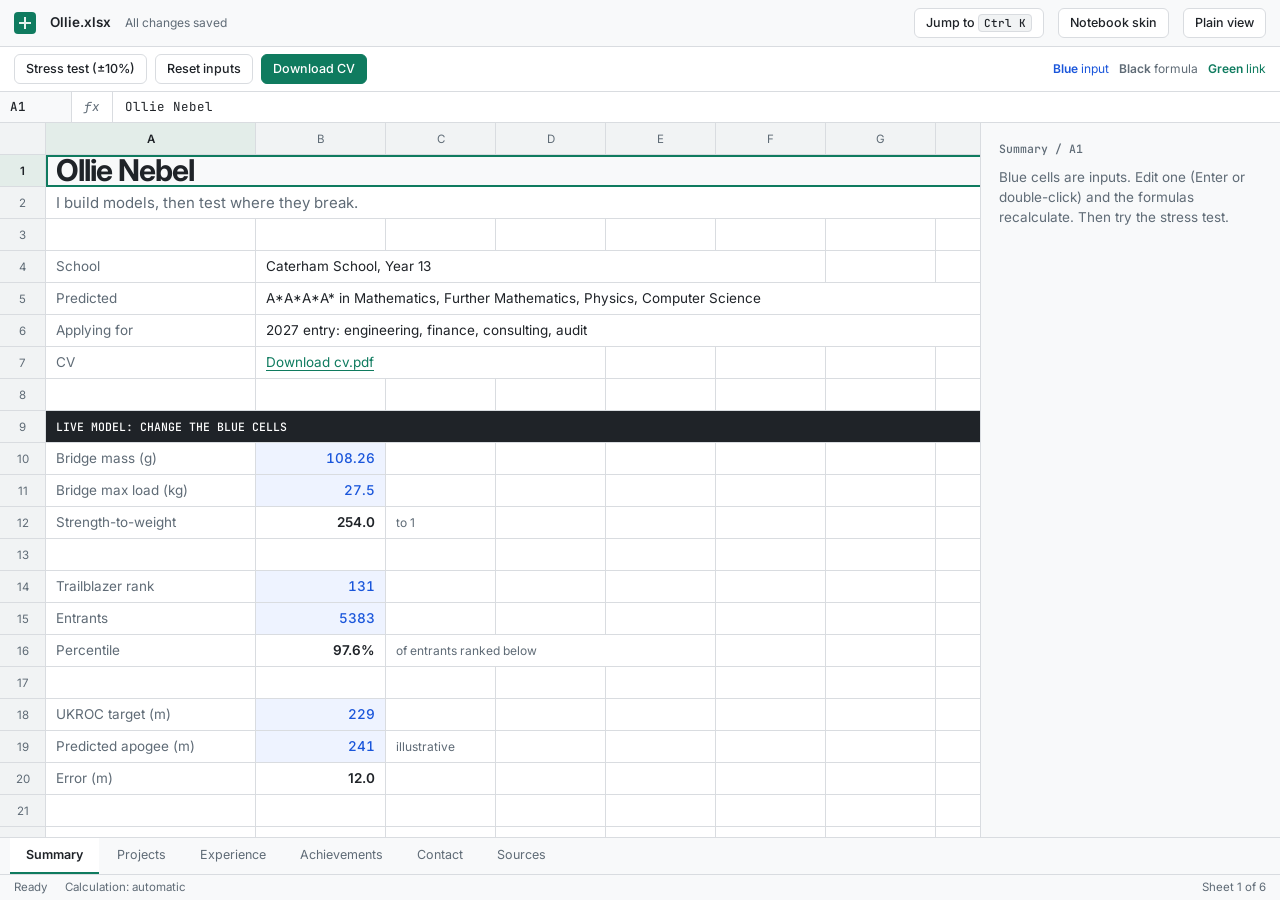
<file: prototypes/c.html>
<!DOCTYPE html>
<html lang="en">
<head>
<meta charset="UTF-8">
<meta name="viewport" content="width=device-width, initial-scale=1, viewport-fit=cover">
<title>Ollie Nebel | Prototype C</title>
<meta name="description" content="Ollie Nebel, Year 13. I build models, then test where they break.">
<link rel="preconnect" href="https://fonts.googleapis.com">
<link rel="preconnect" href="https://fonts.gstatic.com" crossorigin>
<link href="https://fonts.googleapis.com/css2?family=Inter:wght@400;500;600;700&family=JetBrains+Mono:wght@400;500&display=swap" rel="stylesheet">
<style>
:root{--bg:#fff;--grid:#D9DCE0;--head:#F1F3F4;--ink:#1F2328;--mut:#5F6B76;--blue:#1A56DB;--blue-bg:#EEF3FF;--green:#0F7B5F;--red:#C62828;--sel:#0F7B5F;--panel:#F8F9FA;--hl:#E3EDE9;
 --sans:'Inter',system-ui,sans-serif;--mono:'JetBrains Mono',ui-monospace,monospace;--ease:cubic-bezier(.16,1,.3,1)}
[data-skin=notebook]{--bg:#1E1F22;--grid:#2E3035;--head:#26282C;--ink:#D4D4D4;--mut:#8B9098;--blue:#9CDCFE;--blue-bg:#232A33;--green:#B5CEA8;--red:#F48771;--sel:#DCDCAA;--panel:#222428;--hl:#2C3033}
*,*::before,*::after{box-sizing:border-box;margin:0;padding:0}
html,body{height:100%}
body{background:var(--bg);color:var(--ink);font:400 13.5px/1.45 var(--sans);-webkit-font-smoothing:antialiased;transition:background .3s,color .3s}
button{font:inherit;color:inherit;background:none;border:0;cursor:pointer}
a{color:var(--green)}
:focus-visible{outline:2px solid var(--blue);outline-offset:2px}
code,.mono{font-family:var(--mono)}
#app{height:100dvh;display:grid;grid-template-rows:auto auto auto 1fr auto auto}
/* title + toolbar */
.title{display:flex;align-items:center;gap:14px;padding:8px 14px;border-bottom:1px solid var(--grid);background:var(--panel)}
.logo{width:22px;height:22px;border-radius:4px;background:var(--green);display:grid;place-items:center}
.logo i{width:12px;height:12px;background:linear-gradient(var(--bg) 0 0) 50% 0/2px 100% no-repeat,linear-gradient(var(--bg) 0 0) 0 50%/100% 2px no-repeat;opacity:.9}
.fname{font-weight:600}.saved{color:var(--mut);font-size:12px}
.sp{flex:1}
.btn{border:1px solid var(--grid);border-radius:6px;padding:5px 11px;font-size:12.5px;font-weight:500;background:var(--bg);transition:background .15s,border-color .15s}
.btn:hover{background:var(--head)}.btn[aria-pressed=true]{background:var(--ink);color:var(--bg);border-color:var(--ink)}
.btn.go{background:var(--green);border-color:var(--green);color:#fff;text-decoration:none;display:inline-block}
[data-skin=notebook] .btn.go{color:#1E1F22}
.tool{display:flex;align-items:center;gap:8px;flex-wrap:wrap;padding:7px 14px;border-bottom:1px solid var(--grid)}
.leg{display:flex;gap:10px;font-size:12px;color:var(--mut);margin-left:auto}
.leg b{font-weight:600}.leg .b{color:var(--blue)}.leg .g{color:var(--green)}
kbd{font:500 11px var(--mono);border:1px solid var(--grid);border-radius:4px;padding:1px 5px;background:var(--head)}
/* formula bar */
.fbar{display:flex;align-items:stretch;border-bottom:1px solid var(--grid);font-family:var(--mono);font-size:12.5px}
.nb{width:72px;padding:6px 10px;border-right:1px solid var(--grid);font-weight:500;background:var(--panel)}
.fxl{padding:6px 12px;color:var(--mut);font-style:italic;border-right:1px solid var(--grid)}
#fc{padding:6px 12px;flex:1;white-space:nowrap;overflow:hidden;text-overflow:ellipsis}
/* grid */
.main{display:grid;grid-template-columns:1fr 300px;min-height:0}
.gridwrap{overflow:auto;min-height:0;position:relative}
#grid{display:grid;width:max-content;min-width:100%;grid-auto-rows:32px}
.corner,.ch,.rh{background:var(--head);color:var(--mut);font-size:11.5px;display:flex;align-items:center;justify-content:center;border-right:1px solid var(--grid);border-bottom:1px solid var(--grid);position:sticky;z-index:2;user-select:none}
.corner{top:0;left:0;z-index:4}.ch{top:0;z-index:3}.rh{left:0}
.ch.hl,.rh.hl{background:var(--hl);color:var(--ink);font-weight:600}
.cell{padding:0 10px;display:flex;align-items:center;border-right:1px solid var(--grid);border-bottom:1px solid var(--grid);white-space:nowrap;overflow:hidden;position:relative;cursor:cell;outline:none}
.cell.n,.cell.in{justify-content:flex-end;font-variant-numeric:tabular-nums}
.cell.in{color:var(--blue);background:var(--blue-bg);font-weight:500}
.cell.fx{font-weight:600;flex-direction:column;align-items:flex-end;justify-content:center;line-height:1.15}
.rg{display:none;font:400 10px var(--mono);color:var(--red)}.stress .rg{display:block}
.cell.title{font-size:30px;font-weight:700;letter-spacing:-.035em;grid-row-end:span 1;overflow:visible}
.cell.sub{font-size:15px;color:var(--mut)}
.cell.lab{color:var(--mut)}
.cell.unit,.cell.muted{color:var(--mut);font-size:12px}
.cell.band{background:var(--ink);color:var(--bg);font:500 11.5px var(--mono)}
.cell.head{font-weight:600;border-bottom:2px solid var(--ink);background:var(--panel)}
.cell.lnk a{text-decoration:underline;text-underline-offset:3px}
.cell.sel{outline:2px solid var(--sel);outline-offset:-2px;z-index:1;overflow:visible}
.cell.sel::after{content:'';position:absolute;right:-4px;bottom:-4px;width:7px;height:7px;background:var(--sel);border:1.5px solid var(--bg)}
.cell.prec{outline:2px dashed var(--blue);outline-offset:-2px}
.cell.flash{animation:flash .9s var(--ease)}
.cell.bad{animation:bad .4s}
.cell input{width:100%;font:inherit;text-align:right;background:var(--bg);color:var(--ink);border:0;outline:0;height:100%}
@keyframes flash{from{background:#FFE27A;color:#1F2328}}
@keyframes bad{25%{background:var(--red);color:#fff}}
.intro .cell{animation:cin .5s var(--ease) both;animation-delay:calc(var(--r)*20ms)}
@keyframes cin{from{opacity:0;transform:translateY(6px)}}
/* inspector */
#insp{border-left:1px solid var(--grid);padding:18px 18px 24px;background:var(--panel);overflow:auto}
#insp .k{font:500 11.5px var(--mono);color:var(--mut);margin-bottom:12px}
#insp h3{font-size:18px;letter-spacing:-.02em;margin-bottom:10px}
#insp p,#insp dd{color:var(--mut);margin-bottom:10px}
#insp dt{font:500 11.5px var(--mono);color:var(--ink);margin-top:10px}
#insp code{display:block;padding:9px 11px;background:var(--bg);border:1px solid var(--grid);border-radius:6px;margin-bottom:12px;font-size:12.5px}
.rng{height:8px;background:var(--head);border-radius:4px;position:relative;margin:10px 0 6px}
.rng i{position:absolute;top:-3px;width:3px;height:14px;background:var(--green);border-radius:2px}
.rng+small{display:flex;justify-content:space-between;font:11px var(--mono);color:var(--mut)}
/* tabs + status */
.tabs{display:flex;gap:2px;padding:0 10px;border-top:1px solid var(--grid);background:var(--panel);overflow-x:auto}
.tabs button{padding:8px 16px;font-size:12.5px;border-bottom:2px solid transparent;color:var(--mut);white-space:nowrap}
.tabs button:hover{color:var(--ink)}.tabs button[aria-selected=true]{color:var(--ink);font-weight:600;border-color:var(--green);background:var(--bg)}
.status{display:flex;gap:18px;padding:4px 14px;font-size:11.5px;color:var(--mut);border-top:1px solid var(--grid);background:var(--panel)}
/* palette */
#pal{position:fixed;inset:0;z-index:50;background:rgba(10,12,14,.45);display:grid;align-items:start;justify-items:center;padding-top:14vh}
#pal[hidden]{display:none}
.pbox{width:min(560px,92vw);background:var(--bg);border:1px solid var(--grid);border-radius:10px;box-shadow:0 24px 60px rgba(0,0,0,.35);overflow:hidden;animation:cin .25s var(--ease)}
.pbox input{width:100%;padding:14px 16px;font:500 15px var(--sans);border:0;border-bottom:1px solid var(--grid);background:transparent;color:var(--ink);outline:0}
.pbox ul{list-style:none;max-height:300px;overflow:auto;padding:6px}
.pbox li{padding:9px 12px;border-radius:6px;cursor:pointer}.pbox li.on{background:var(--head)}
/* plain */
#plain{display:none;max-width:860px;margin:0 auto;padding:32px 20px 80px}
#plain h1{font-size:44px;letter-spacing:-.04em}#plain h2{margin:36px 0 8px;font-size:22px}
#plain table{border-collapse:collapse;width:100%}#plain td{padding:7px 10px 7px 0;border-bottom:1px solid var(--grid);vertical-align:top}
.pnote{color:var(--mut);margin-top:6px}
body.plain #app{display:none}body.plain #plain{display:block}
@media(max-width:1100px){.main{grid-template-columns:1fr;grid-template-rows:1fr 170px}#insp{border-left:0;border-top:1px solid var(--grid)}.leg{display:none}}
@media(max-width:820px){#app{display:none}#plain{display:block}}
@media(prefers-reduced-motion:reduce){*{animation-duration:.01ms!important;transition-duration:.01ms!important}}
</style>
</head>
<body data-skin="workbook">
<div id="app">
  <header class="title">
    <span class="logo"><i></i></span><span class="fname">Ollie.xlsx</span><span class="saved" id="saved">All changes saved</span>
    <span class="sp"></span>
    <button class="btn" id="palBtn">Jump to <kbd>Ctrl K</kbd></button>
    <button class="btn" id="skinBtn" aria-pressed="false">Notebook skin</button>
    <button class="btn" id="plainBtn">Plain view</button>
  </header>
  <div class="tool">
    <button class="btn" id="stBtn" aria-pressed="false">Stress test (±10%)</button>
    <button class="btn" id="resetBtn">Reset inputs</button>
    <a class="btn go" href="cv.pdf">Download CV</a>
    <span class="leg"><span class="b"><b>Blue</b> input</span><span><b>Black</b> formula</span><span class="g"><b>Green</b> link</span></span>
  </div>
  <div class="fbar"><span class="nb" id="nb">A1</span><span class="fxl">fx</span><div id="fc" aria-live="polite"></div></div>
  <div class="main"><div class="gridwrap"><div id="grid" role="grid" aria-label="Workbook sheet"></div></div><aside id="insp" aria-label="Inspector"></aside></div>
  <nav class="tabs" id="tabs" role="tablist" aria-label="Sheets"></nav>
  <footer class="status"><span id="st">Ready</span><span>Calculation: automatic</span><span id="vl"></span><span class="sp"></span><span id="sn"></span></footer>
</div>
<div id="plain"></div>
<div id="pal" hidden><div class="pbox" role="dialog" aria-label="Jump to"><input id="pin" placeholder="Jump to a sheet or action" aria-label="Jump to"><ul id="plist"></ul></div></div>

<script>
const $ = s => document.querySelector(s), esc = s => String(s).replace(/&/g,'&amp;').replace(/</g,'&lt;');
const L = t => ({v:t, cls:'lab'}), I = v => ({v, in:1}), F = (v,f) => ({v, f}), NA = t => ({v:t, cls:'muted'});
const Hd = (...a) => a.map(t => ({v:t, cls:'head'})), LK = (v,href,span=1) => ({v, href, span, cls:'lnk'});
const DETAIL = [
 ['Independent researcher and lecturer','Literature review, then Navier-Stokes through to DSMC simulation methods','Report, lecture and a published article'],
 ['Data Lead, team of 6','Excel cash flow model and dataset management','Add placement'],
 ['Presenter and participant','Market growth, regulation and behavioural economics; derivation of the Kelly criterion','Talk delivered; add slides link'],
 ['Researcher and presenter','Euler\u2019s totient function and RSA; Manim animation; QKD link budgets','20-minute talk and a report'],
 ['Team member','Inverted Pratt truss, strength-to-weight optimisation','108.26 g held 27.5 kg, about 254 to 1; won the year group'],
 ['Team of five','OpenRocket flight modelling, 3D printing, laser cutting','Regional round in Cambridge; add result'],
 ['Solo','Registers, ALU and conditional unit; custom instruction set and assembly','Maze-solving program running'],
 ['Solo','Custom input and movement systems on Unity physics','In progress']];
const SH = [
 {id:'summary', name:'Summary', w:[210,130,110,110,110,110,110,110], note:'Blue cells are inputs. Edit one (Enter or double-click) and the formulas recalculate. Then try the stress test.', rows:[
  [{v:'Ollie Nebel', cls:'title', span:8}],
  [{v:'I build models, then test where they break.', cls:'sub', span:8}],
  [],
  [L('School'), {v:'Caterham School, Year 13', span:5}],
  [L('Predicted'), {v:'A*A*A*A* in Mathematics, Further Mathematics, Physics, Computer Science', span:7}],
  [L('Applying for'), {v:'2027 entry: engineering, finance, consulting, audit', span:7}],
  [L('CV'), LK('Download cv.pdf','cv.pdf',3)],
  [],
  [{v:'LIVE MODEL: CHANGE THE BLUE CELLS', cls:'band', span:8}],
  [L('Bridge mass (g)'), I(108.26)],
  [L('Bridge max load (kg)'), I(27.5)],
  [L('Strength-to-weight'), F('=B11*1000/B10','0.0'), {v:'to 1', cls:'unit'}],
  [],
  [L('Trailblazer rank'), I(131)],
  [L('Entrants'), I(5383)],
  [L('Percentile'), F('=1-B14/B15','0.0%'), {v:'of entrants ranked below', cls:'unit', span:3}],
  [],
  [L('UKROC target (m)'), I(229)],
  [L('Predicted apogee (m)'), I(241), {v:'illustrative', cls:'unit'}],
  [L('Error (m)'), F('=ABS(B19-B18)','0.0')]]},
 {id:'projects', name:'Projects', w:[48,290,70,110,420,100], note:'Select a project row to see its role, method and outcome here.', rows:[
  Hd('#','Project','Year','Type','Outcome','Link'),
  ['01','Modelling hypersonic flight','2025','Research','10-page report, lecture, published article',NA('add link')],
  ['02','Wharton Investment Competition','2025','Finance','Data Lead, team of 6, 5,000+ teams',NA('add link')],
  ['03','BNPL talk and Kelly criterion','2025','Finance','Economics Society talk; Econometrics Club',NA('add link')],
  ['04','RSA cryptography and satellite QKD','2026','Research','20-minute animated talk and a report',NA('add link')],
  ['05','Bridge design','2026','Engineering','108.26 g held 27.5 kg; won the year group',NA('add link')],
  ['06','UK Youth Rocketry Challenge','2026','Engineering','Five-person team; 229 m target',NA('add link')],
  ['07','CPU from logic gates','2026','Engineering','Turing-complete CPU, custom instruction set',NA('add link')],
  ['08','Metroidvania game','2025','Engineering',{v:'#N/A', cls:'muted'},NA('not built yet')]]},
 {id:'experience', name:'Experience', w:[300,200,170,420], note:'Work, responsibilities and panels.', rows:[
  Hd('Role','Organisation','Dates','Notes'),
  ['Work experience','Stratos Aero','Oct 2026','Aircraft lease valuation model and residual value'],
  ['Youth Panellist','Q5','Oct 2026 to now','Sixth Form advisory panel on consulting issues'],
  ['Freelance web developer','Self-employed','Jun 2026 to now','WordPress maintenance and performance'],
  ['High Ropes Instructor','Caterham School','Mar 2025 to now','Safety protocols; ages 8 to 16']]},
 {id:'achievements', name:'Achievements', w:[360,260,330], note:'Awards and responsibilities.', rows:[
  Hd('Award','Body','Result'),
  ['Engineering Scholarship','Arkwright','Scholar'],
  ['Senior Mathematical Challenge','UKMT','Gold; Senior Kangaroo'],
  ['Trailblazer Challenge','Raspberry Pi and Bebras','Gold; 131 of 5,383'],
  ['Senior Physics Challenge','British Physics Olympiad','Silver'],
  ['President','Moncrieff-Jones Society','2025 to now; co-editor, Quantum Ultimatum'],
  ['Sergeant','RAF section, CCF','Four years in the section'],
  ['Grade 8 Acting','LAMDA','High Distinction'],
  ['Duke of Edinburgh\u2019s Award','DofE','Silver; Gold in progress']]},
 {id:'contact', name:'Contact', w:[160,380,110,110,110,110,110,110], note:'Open to apprenticeship and work experience opportunities.', rows:[
  [{v:'Get in touch', cls:'title', span:8}],
  [],
  [L('Email'), LK('ollie.nebel@gmail.com','mailto:ollie.nebel@gmail.com')],
  [L('LinkedIn'), LK('linkedin.com/in/ollie-nebel','https://www.linkedin.com/in/ollie-nebel-925741302/')],
  [L('CV'), LK('Download cv.pdf','cv.pdf')],
  [L('Status'), 'Open to 2027 entry']]},
 {id:'sources', name:'Sources', w:[330,330,200], note:'Every claim should point to evidence. Links to be added.', rows:[
  Hd('Claim','Evidence','Link'),
  ['Bridge: 108.26 g held 27.5 kg','School physics competition record',NA('add link')],
  ['Trailblazer: 131 of 5,383','Challenge results',NA('add link')],
  ['Wharton: Data Lead, 5,000+ teams','Competition records',NA('add link')],
  ['Hypersonics report, lecture, article','Report PDF; Quantum Ultimatum issue',NA('add link')],
  ['Stratos Aero work experience','Referee on request',NA('add link')]]}
];

/* ---------- model ---------- */
const COLS = 8, isF = o => typeof o.v === 'string' && o.v[0] === '=';
SH.forEach(sh => {
  while (sh.w.length < COLS) sh.w.push(110);
  sh.map = {}; sh.grid = [];
  for (let r = 0; r < Math.max(sh.rows.length, 26); r++) {
    const line = []; let c = 0;
    const put = o => { o.r = r; o.c = c; o.span = o.span || 1; o.ref = String.fromCharCode(65+c) + (r+1); if (typeof o.v === 'number') o.cur = o.v; line.push(o); sh.map[o.ref] = o; c += o.span; };
    (sh.rows[r] || []).forEach(x => put(x && typeof x === 'object' ? x : {v: x == null ? '' : x}));
    while (c < COLS) put({v:''});
    sh.grid.push(line);
  }
});
const num = (ref, ov) => { if (ov && ref in ov) return ov[ref]; const o = SH[0].map[ref]; return isF(o) ? ev(o.v.slice(1), ov) : o.cur; };
const ev = (e, ov) => Function('n', 'ov', 'return ' + e.replace(/ABS[(]/g, 'Math.abs(').replace(/[A-Z]+[0-9]+/g, m => `n('${m}',ov)`))(num, ov);
const fmt = (o, x) => o.f === '0.0%' ? (x*100).toFixed(1) + '%' : o.f === '0.0' ? x.toFixed(1) : String(x);
const disp = o => isF(o) ? fmt(o, ev(o.v.slice(1))) : typeof o.v === 'number' ? fmt(o, o.cur) : o.v;
const cellHtml = o => {
  if (o.href) return `<a href='${o.href}' ${/^https?:/.test(o.href) ? `target='_blank' rel='noopener'` : ''}>${esc(disp(o))}</a>`;
  return isF(o) ? `<span class='v'>${esc(disp(o))}</span><span class='rg'></span>` : esc(disp(o));
};
const desc = (r, c) => { const l = SH[cur].grid[r]; return l.find(x => x.c <= c && c < x.c + x.span) || l[0]; };

/* ---------- render ---------- */
let cur = 0, sel = {r:0, c:0}, editing = false, palOpen = false;
function render(first){
  const sh = SH[cur], g = $('#grid');
  g.style.gridTemplateColumns = '46px ' + sh.w.map(w => w + 'px').join(' ');
  let h = '<div class=\"corner\"></div>' + sh.w.map((_, i) => `<div class='ch' data-c='${i}'>${String.fromCharCode(65+i)}</div>`).join('');
  sh.grid.forEach((line, r) => {
    h += `<div class='rh' data-r='${r}'>${r+1}</div>`;
    line.forEach(o => { h += `<div class='cell ${o.cls||''} ${o.in?'in':''} ${isF(o)?'fx':''} ${typeof o.v==='number'?'n':''}' role='gridcell' id='c-${o.ref}' data-r='${r}' data-c='${o.c}' tabindex='-1' style='grid-column:span ${o.span};--r:${r}'>${cellHtml(o)}</div>`; });
  });
  g.innerHTML = h; g.classList.toggle('intro', !!first);
  $('#tabs').innerHTML = SH.map((s, i) => `<button role='tab' aria-selected='${i===cur}' data-i='${i}'>${s.name}</button>`).join('');
  $('#sn').textContent = `Sheet ${cur+1} of ${SH.length}`;
  if (document.body.classList.contains('stress')) stress(true);
}
function select(r, c, focus = true){
  const o = desc(r, c); sel = {r: o.r, c: o.c};
  document.querySelectorAll('.sel,.prec,.hl').forEach(e => e.classList.remove('sel', 'prec', 'hl'));
  document.querySelectorAll('.cell[tabindex=\"0\"]').forEach(e => e.tabIndex = -1);
  const el = $('#c-' + o.ref); el.classList.add('sel'); el.tabIndex = 0;
  $(`.ch[data-c='${o.c}']`).classList.add('hl'); $(`.rh[data-r='${o.r}']`).classList.add('hl');
  if (isF(o)) (o.v.match(/[A-Z]+[0-9]+/g) || []).forEach(p => { const e = $('#c-' + p); if (e) e.classList.add('prec'); });
  $('#nb').textContent = o.ref;
  $('#fc').textContent = isF(o) ? o.v : typeof o.v === 'number' ? String(o.cur) : o.v;
  $('#vl').textContent = typeof o.v === 'number' || isF(o) ? 'Value: ' + disp(o) : '';
  inspect(o);
  if (focus) { el.focus({preventScroll:true}); el.scrollIntoView({block:'nearest', inline:'nearest'}); }
}
function inspect(o){
  const sh = SH[cur]; let h = `<p class='k'>${sh.name} / ${o.ref}</p>`;
  if (cur === 1 && o.r >= 1 && DETAIL[o.r-1]) { const d = DETAIL[o.r-1]; h += `<h3>${esc(sh.grid[o.r][1].v)}</h3><dl><dt>Role</dt><dd>${esc(d[0])}</dd><dt>Method</dt><dd>${esc(d[1])}</dd><dt>Outcome</dt><dd>${esc(d[2])}</dd></dl>`; }
  else if (isF(o)) {
    h += `<h3>Formula</h3><code>${esc(o.v)}</code><p>Reads from ${[...new Set(o.v.match(/[A-Z]+[0-9]+/g))].join(', ')}. Change a blue cell and this recalculates.</p>`;
    if (o.lo != null && document.body.classList.contains('stress')) {
      const b = ev(o.v.slice(1)), p = o.hi === o.lo ? 50 : (b - o.lo) / (o.hi - o.lo) * 100;
      h += `<h3>Stress test</h3><p>Every input moved 10% up and down.</p><div class='rng'><i style='left:calc(${p}% - 1px)'></i></div><small>${fmt(o,o.lo)}<span>${fmt(o,b)}</span>${fmt(o,o.hi)}</small>`;
    }
  }
  else if (o.in) h += '<h3>Input</h3><p>Press Enter or double-click to edit. Numbers only; anything else is rejected.</p>';
  else h += `<p>${sh.note}</p>`;
  $('#insp').innerHTML = h;
}
function move(dr, dc){
  const o = desc(sel.r, sel.c); let r = sel.r + dr, c = dc > 0 ? o.c + o.span : dc < 0 ? o.c - 1 : sel.c;
  select(Math.max(0, Math.min(SH[cur].grid.length - 1, r)), Math.max(0, Math.min(COLS - 1, c)));
}
function go(i){ cur = (i + SH.length) % SH.length; render(true); select(0, 0, false); }

/* ---------- editing + recalculation ---------- */
function edit(o){
  const el = $('#c-' + o.ref); editing = true;
  el.innerHTML = `<input value='${o.cur}' inputmode='decimal' aria-label='Edit ${o.ref}'>`;
  const i = el.firstChild; i.focus(); i.select();
  const done = ok => {
    if (!editing) return; editing = false;
    const n = Number(i.value.replace(/,/g, ''));
    if (ok) { if (i.value.trim() === '' || !isFinite(n)) { el.classList.add('bad'); setTimeout(() => el.classList.remove('bad'), 500); } else o.cur = n; }
    el.innerHTML = cellHtml(o); recalc(); select(o.r, o.c);
  };
  i.onkeydown = e => { if (e.key === 'Enter') { e.preventDefault(); done(true); } if (e.key === 'Escape') { e.preventDefault(); done(false); } e.stopPropagation(); };
  i.onblur = () => done(true);
}
function recalc(){
  $('#st').textContent = 'Calculating\u2026'; setTimeout(() => $('#st').textContent = 'Ready', 350);
  if (cur === 0) Object.values(SH[0].map).filter(isF).forEach(o => {
    const el = $('#c-' + o.ref), s = el && el.querySelector('.v'), v = disp(o);
    if (s && s.textContent !== v) { s.textContent = v; el.classList.remove('flash'); void el.offsetWidth; el.classList.add('flash'); }
  });
  if (document.body.classList.contains('stress')) stress(true);
  plainDoc(); select(sel.r, sel.c, false);
}
function stress(on){
  document.body.classList.toggle('stress', on); $('#stBtn').setAttribute('aria-pressed', on);
  if (on) { const m = SH[0].map;
    Object.values(m).filter(isF).forEach(o => {
      const ps = [...new Set(o.v.match(/[A-Z]+[0-9]+/g))].filter(p => !isF(m[p]));
      let lo = Infinity, hi = -Infinity;
      for (let k = 0; k < 1 << ps.length; k++) { const ov = {}; ps.forEach((p, i) => ov[p] = m[p].cur * (k >> i & 1 ? 1.1 : .9)); const x = ev(o.v.slice(1), ov); lo = Math.min(lo, x); hi = Math.max(hi, x); }
      o.lo = lo; o.hi = hi; const el = cur === 0 && $('#c-' + o.ref); if (el) el.querySelector('.rg').textContent = fmt(o, lo) + ' to ' + fmt(o, hi);
    });
  }
  select(sel.r, sel.c, false);
}
function reset(){ Object.values(SH[0].map).forEach(o => { if (o.in) { o.cur = o.v; const el = $('#c-' + o.ref); if (cur === 0 && el) el.innerHTML = cellHtml(o); } }); recalc(); }

/* ---------- plain view, skin, palette ---------- */
function plainDoc(){
  $('#plain').innerHTML = '<h1>Ollie Nebel</h1><p class=\"pnote\">Plain view: the same content as the workbook.</p>' + SH.map(sh => `<h2>${sh.name}</h2><table>${sh.grid.map(l => { const c = l.filter(o => o.v !== ''); return c.length ? `<tr>${c.map(o => `<td>${o.href ? `<a href='${o.href}'>${esc(disp(o))}</a>` : esc(disp(o))}</td>`).join('')}</tr>` : ''; }).join('')}</table>`).join('');
}
const plain = () => { const p = document.body.classList.toggle('plain'); $('#plainBtn').textContent = p ? 'Workbook view' : 'Plain view'; };
const skin = () => { const n = document.body.dataset.skin !== 'notebook'; document.body.dataset.skin = n ? 'notebook' : 'workbook'; $('#skinBtn').setAttribute('aria-pressed', n); };
const ACT = [...SH.map((s, i) => ({t: 'Go to sheet: ' + s.name, f: () => go(i)})),
 {t:'Download CV', f:() => location.href = 'cv.pdf'}, {t:'Email Ollie', f:() => location.href = 'mailto:ollie.nebel@gmail.com'},
 {t:'Open LinkedIn', f:() => window.open('https://www.linkedin.com/in/ollie-nebel-925741302/', '_blank', 'noopener')},
 {t:'Run or clear stress test', f:() => stress(!document.body.classList.contains('stress'))}, {t:'Reset inputs', f:reset},
 {t:'Toggle Notebook skin', f:skin}, {t:'Toggle plain view', f:plain}];
let pi = 0, shown = ACT;
function palList(){ const q = $('#pin').value.toLowerCase(); shown = ACT.filter(a => a.t.toLowerCase().includes(q)); pi = Math.min(pi, Math.max(0, shown.length - 1)); $('#plist').innerHTML = shown.map((a, i) => `<li class='${i===pi?'on':''}' data-i='${i}'>${a.t}</li>`).join(''); }
function palToggle(on){ palOpen = on; $('#pal').hidden = !on; $('#app').toggleAttribute('inert', on); if (on) { $('#pin').value = ''; pi = 0; palList(); $('#pin').focus(); } else select(sel.r, sel.c); }
function run(i){ const a = shown[i]; palToggle(false); if (a) a.f(); }

/* ---------- events ---------- */
$('#grid').addEventListener('click', e => { const el = e.target.closest('.cell'); if (el) select(+el.dataset.r, +el.dataset.c); });
$('#grid').addEventListener('dblclick', e => { const el = e.target.closest('.cell'); if (!el) return; const o = desc(+el.dataset.r, +el.dataset.c); if (o.in) edit(o); });
$('#tabs').addEventListener('click', e => { const b = e.target.closest('button'); if (b) go(+b.dataset.i); });
$('#stBtn').onclick = () => stress(!document.body.classList.contains('stress'));
$('#resetBtn').onclick = reset; $('#skinBtn').onclick = skin; $('#plainBtn').onclick = plain; $('#palBtn').onclick = () => palToggle(true);
$('#pin').oninput = () => { pi = 0; palList(); };
$('#pin').onkeydown = e => {
  if (e.key === 'ArrowDown') { e.preventDefault(); pi = Math.min(shown.length - 1, pi + 1); palList(); }
  else if (e.key === 'ArrowUp') { e.preventDefault(); pi = Math.max(0, pi - 1); palList(); }
  else if (e.key === 'Enter') { e.preventDefault(); run(pi); }
  else if (e.key === 'Escape') palToggle(false);
};
$('#plist').onclick = e => { const li = e.target.closest('li'); if (li) run(+li.dataset.i); };
$('#pal').onclick = e => { if (e.target.id === 'pal') palToggle(false); };
addEventListener('keydown', e => {
  if (palOpen || editing || e.target.tagName === 'INPUT') return;
  if ((e.ctrlKey || e.metaKey) && e.key.toLowerCase() === 'k') { e.preventDefault(); palToggle(true); return; }
  if (e.ctrlKey || e.metaKey || e.altKey) return;
  const o = desc(sel.r, sel.c), mv = {ArrowDown:[1,0], ArrowUp:[-1,0], ArrowRight:[0,1], ArrowLeft:[0,-1]}[e.key];
  if (mv) { e.preventDefault(); move(...mv); }
  else if (e.key === 'Tab') { e.preventDefault(); move(0, e.shiftKey ? -1 : 1); }
  else if (e.key === 'Enter') { if (o.in) edit(o); else if (o.href) $('#c-' + o.ref + ' a').click(); else move(1, 0); }
  else if (e.key === '[') go(cur - 1); else if (e.key === ']') go(cur + 1);
  else if (e.key.toLowerCase() === 't') stress(!document.body.classList.contains('stress'));
});
console.log('%cOllie.xlsx', 'font:700 18px sans-serif', '\nCtrl K to jump, [ and ] to switch sheets, T to stress-test.');

/* ---------- boot ---------- */
plainDoc(); render(true); select(0, 0, false);
</script>
</body>
</html>
</file>
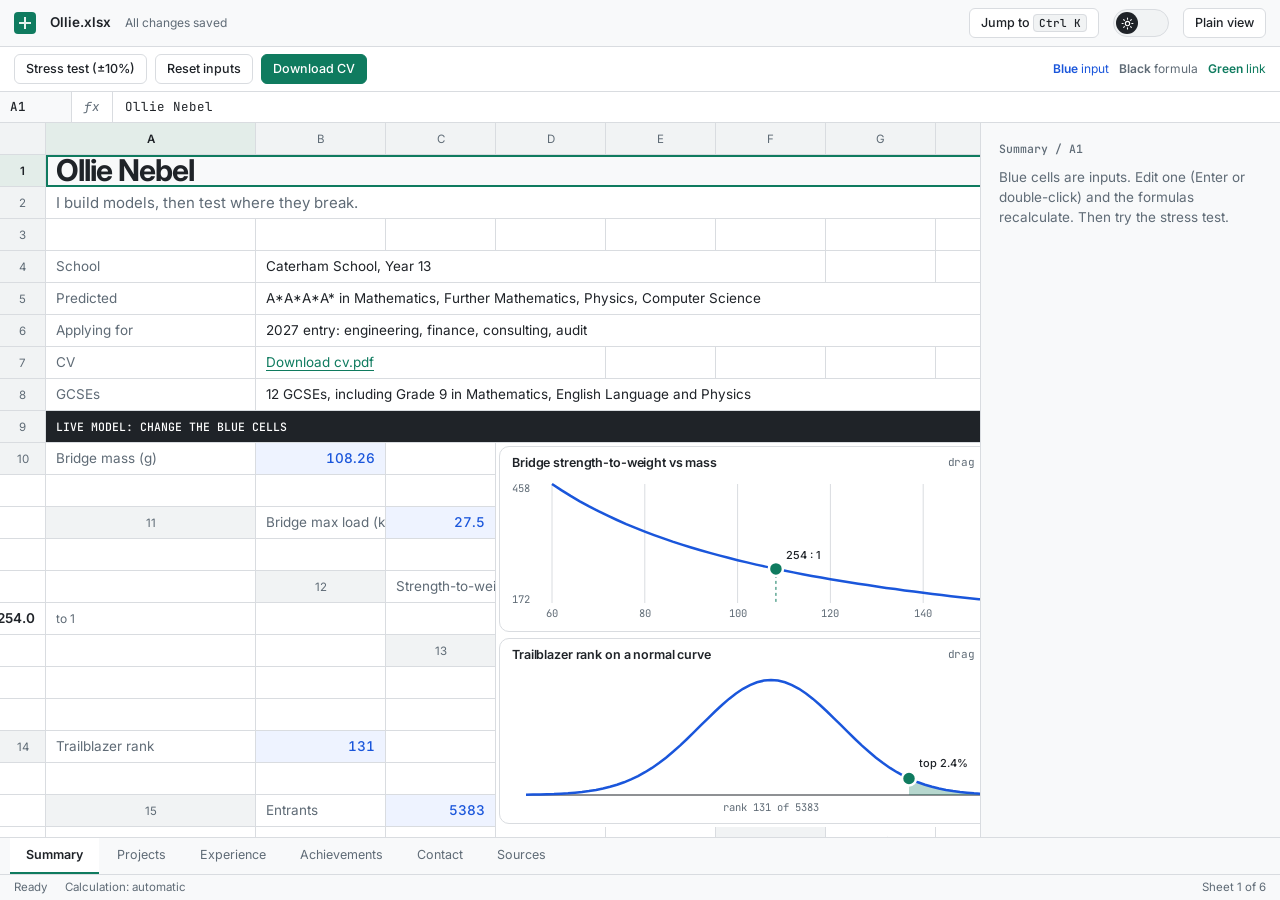
<file: prototypes/c2.html>
<!DOCTYPE html>
<html lang="en">
<head>
<meta charset="UTF-8">
<meta name="viewport" content="width=device-width, initial-scale=1, viewport-fit=cover">
<title>Ollie Nebel | Prototype C</title>
<meta name="description" content="Ollie Nebel, Year 13. I build models, then test where they break.">
<link rel="preconnect" href="https://fonts.googleapis.com">
<link rel="preconnect" href="https://fonts.gstatic.com" crossorigin>
<link href="https://fonts.googleapis.com/css2?family=Inter:wght@400;500;600;700&family=JetBrains+Mono:wght@400;500&display=swap" rel="stylesheet">
<style>
:root{--bg:#fff;--grid:#D9DCE0;--head:#F1F3F4;--ink:#1F2328;--mut:#5F6B76;--blue:#1A56DB;--blue-bg:#EEF3FF;--green:#0F7B5F;--red:#C62828;--sel:#0F7B5F;--panel:#F8F9FA;--hl:#E3EDE9;
 --sans:'Inter',system-ui,sans-serif;--mono:'JetBrains Mono',ui-monospace,monospace;--ease:cubic-bezier(.16,1,.3,1)}
[data-skin=notebook]{--bg:#1E1F22;--grid:#2E3035;--head:#26282C;--ink:#D4D4D4;--mut:#8B9098;--blue:#9CDCFE;--blue-bg:#232A33;--green:#B5CEA8;--red:#F48771;--sel:#DCDCAA;--panel:#222428;--hl:#2C3033}
*,*::before,*::after{box-sizing:border-box;margin:0;padding:0}
html,body{height:100%}
body{background:var(--bg);color:var(--ink);font:400 13.5px/1.45 var(--sans);-webkit-font-smoothing:antialiased;transition:background .3s,color .3s}
button{font:inherit;color:inherit;background:none;border:0;cursor:pointer}
a{color:var(--green)}
:focus-visible{outline:2px solid var(--blue);outline-offset:2px}
code,.mono{font-family:var(--mono)}
#app{height:100dvh;display:grid;grid-template-rows:auto auto auto 1fr auto auto}
/* title + toolbar */
.title{display:flex;align-items:center;gap:14px;padding:8px 14px;border-bottom:1px solid var(--grid);background:var(--panel)}
.logo{width:22px;height:22px;border-radius:4px;background:var(--green);display:grid;place-items:center}
.logo i{width:12px;height:12px;background:linear-gradient(var(--bg) 0 0) 50% 0/2px 100% no-repeat,linear-gradient(var(--bg) 0 0) 0 50%/100% 2px no-repeat;opacity:.9}
.fname{font-weight:600}.saved{color:var(--mut);font-size:12px}
.sp{flex:1}
.btn{border:1px solid var(--grid);border-radius:6px;padding:5px 11px;font-size:12.5px;font-weight:500;background:var(--bg);transition:background .15s,border-color .15s}
.btn:hover{background:var(--head)}.btn[aria-pressed=true]{background:var(--ink);color:var(--bg);border-color:var(--ink)}
.btn.go{background:var(--green);border-color:var(--green);color:#fff;text-decoration:none;display:inline-block}
[data-skin=notebook] .btn.go{color:#1E1F22}
.tool{display:flex;align-items:center;gap:8px;flex-wrap:wrap;padding:7px 14px;border-bottom:1px solid var(--grid)}
.leg{display:flex;gap:10px;font-size:12px;color:var(--mut);margin-left:auto}
.leg b{font-weight:600}.leg .b{color:var(--blue)}.leg .g{color:var(--green)}
kbd{font:500 11px var(--mono);border:1px solid var(--grid);border-radius:4px;padding:1px 5px;background:var(--head)}
/* formula bar */
.fbar{display:flex;align-items:stretch;border-bottom:1px solid var(--grid);font-family:var(--mono);font-size:12.5px}
.nb{width:72px;padding:6px 10px;border-right:1px solid var(--grid);font-weight:500;background:var(--panel)}
.fxl{padding:6px 12px;color:var(--mut);font-style:italic;border-right:1px solid var(--grid)}
#fc{padding:6px 12px;flex:1;white-space:nowrap;overflow:hidden;text-overflow:ellipsis}
/* grid */
.main{display:grid;grid-template-columns:1fr 300px;min-height:0}
.gridwrap{overflow:auto;min-height:0;position:relative}
#grid{display:grid;width:max-content;min-width:100%;grid-auto-rows:32px}
.corner,.ch,.rh{background:var(--head);color:var(--mut);font-size:11.5px;display:flex;align-items:center;justify-content:center;border-right:1px solid var(--grid);border-bottom:1px solid var(--grid);position:sticky;z-index:2;user-select:none}
.corner{top:0;left:0;z-index:4}.ch{top:0;z-index:3}.rh{left:0}
.ch.hl,.rh.hl{background:var(--hl);color:var(--ink);font-weight:600}
.cell{padding:0 10px;display:flex;align-items:center;border-right:1px solid var(--grid);border-bottom:1px solid var(--grid);white-space:nowrap;overflow:hidden;position:relative;cursor:cell;outline:none}
.cell.n,.cell.in{justify-content:flex-end;font-variant-numeric:tabular-nums}
.cell.in{color:var(--blue);background:var(--blue-bg);font-weight:500}
.cell.fx{font-weight:600;flex-direction:column;align-items:flex-end;justify-content:center;line-height:1.15}
.rg{display:none;font:400 10px var(--mono);color:var(--red)}.stress .rg{display:block}
.cell.title{font-size:30px;font-weight:700;letter-spacing:-.035em;grid-row-end:span 1;overflow:visible}
.cell.sub{font-size:15px;color:var(--mut)}
.cell.lab{color:var(--mut)}
.cell.unit,.cell.muted{color:var(--mut);font-size:12px}
.cell.band{background:var(--ink);color:var(--bg);font:500 11.5px var(--mono)}
.cell.head{font-weight:600;border-bottom:2px solid var(--ink);background:var(--panel)}
.cell.lnk a{text-decoration:underline;text-underline-offset:3px}
.cell.sel{outline:2px solid var(--sel);outline-offset:-2px;z-index:1;overflow:visible}
.cell.sel::after{content:'';position:absolute;right:-4px;bottom:-4px;width:7px;height:7px;background:var(--sel);border:1.5px solid var(--bg)}
.cell.prec{outline:2px dashed var(--blue);outline-offset:-2px}
.cell.flash{animation:flash .9s var(--ease)}
.cell.bad{animation:bad .4s}
.cell input{width:100%;font:inherit;text-align:right;background:var(--bg);color:var(--ink);border:0;outline:0;height:100%}
@keyframes flash{from{background:#FFE27A;color:#1F2328}}
@keyframes bad{25%{background:var(--red);color:#fff}}
.intro .cell{animation:cin .5s var(--ease) both;animation-delay:calc(var(--r)*20ms)}
@keyframes cin{from{opacity:0;transform:translateY(6px)}}
/* inspector */
#insp{border-left:1px solid var(--grid);padding:18px 18px 24px;background:var(--panel);overflow:auto}
#insp .k{font:500 11.5px var(--mono);color:var(--mut);margin-bottom:12px}
#insp h3{font-size:18px;letter-spacing:-.02em;margin-bottom:10px}
#insp p,#insp dd{color:var(--mut);margin-bottom:10px}
#insp dt{font:500 11.5px var(--mono);color:var(--ink);margin-top:10px}
#insp code{display:block;padding:9px 11px;background:var(--bg);border:1px solid var(--grid);border-radius:6px;margin-bottom:12px;font-size:12.5px}
.rng{height:8px;background:var(--head);border-radius:4px;position:relative;margin:10px 0 6px}
.rng i{position:absolute;top:-3px;width:3px;height:14px;background:var(--green);border-radius:2px}
.rng+small{display:flex;justify-content:space-between;font:11px var(--mono);color:var(--mut)}
/* tabs + status */
.tabs{display:flex;gap:2px;padding:0 10px;border-top:1px solid var(--grid);background:var(--panel);overflow-x:auto}
.tabs button{padding:8px 16px;font-size:12.5px;border-bottom:2px solid transparent;color:var(--mut);white-space:nowrap}
.tabs button:hover{color:var(--ink)}.tabs button[aria-selected=true]{color:var(--ink);font-weight:600;border-color:var(--green);background:var(--bg)}
.status{display:flex;gap:18px;padding:4px 14px;font-size:11.5px;color:var(--mut);border-top:1px solid var(--grid);background:var(--panel)}
/* palette */
#pal{position:fixed;inset:0;z-index:50;background:rgba(10,12,14,.45);display:grid;align-items:start;justify-items:center;padding-top:14vh}
#pal[hidden]{display:none}
.pbox{width:min(560px,92vw);background:var(--bg);border:1px solid var(--grid);border-radius:10px;box-shadow:0 24px 60px rgba(0,0,0,.35);overflow:hidden;animation:cin .25s var(--ease)}
.pbox input{width:100%;padding:14px 16px;font:500 15px var(--sans);border:0;border-bottom:1px solid var(--grid);background:transparent;color:var(--ink);outline:0}
.pbox ul{list-style:none;max-height:300px;overflow:auto;padding:6px}
.pbox li{padding:9px 12px;border-radius:6px;cursor:pointer}.pbox li.on{background:var(--head)}
/* plain */
#plain{display:none;max-width:860px;margin:0 auto;padding:32px 20px 80px}
#plain h1{font-size:44px;letter-spacing:-.04em}#plain h2{margin:36px 0 8px;font-size:22px}
#plain table{border-collapse:collapse;width:100%}#plain td{padding:7px 10px 7px 0;border-bottom:1px solid var(--grid);vertical-align:top}
.pnote{color:var(--mut);margin-top:6px}
body.plain #app{display:none}body.plain #plain{display:block}
@media(max-width:1100px){.main{grid-template-columns:1fr;grid-template-rows:1fr 170px}#insp{border-left:0;border-top:1px solid var(--grid)}.leg{display:none}}
@media(max-width:820px){#app{display:none}#plain{display:block}}
.tgl{position:relative;width:56px;height:28px;border-radius:99px;border:1px solid var(--grid);background:var(--head);flex:none;transition:background .3s}
.tgl .knob{position:absolute;left:2px;top:2px;width:22px;height:22px;border-radius:50%;background:var(--ink);color:var(--bg);display:grid;place-items:center;transition:transform .4s var(--ease)}
.tgl[aria-checked=true] .knob{transform:translateX(28px)}
.tgl svg{position:absolute;width:13px;height:13px;transition:opacity .25s,transform .4s var(--ease)}
.tgl .moon{opacity:0;transform:rotate(-60deg) scale(.5)}.tgl[aria-checked=true] .moon{opacity:1;transform:none}.tgl[aria-checked=true] .sun{opacity:0;transform:rotate(60deg) scale(.5)}
.chart{background:var(--bg);border:1px solid var(--grid);border-radius:10px;margin:3px;padding:8px 12px 6px;z-index:1;overflow:hidden;display:flex;flex-direction:column;min-width:0;min-height:0}
.chart h4{font:600 12.5px var(--sans);letter-spacing:-.01em;display:flex;justify-content:space-between;gap:8px;margin-bottom:4px}.chart h4 small{font:400 11px var(--mono);color:var(--mut)}
.chart svg{flex:1;min-height:0;width:100%;display:block;overflow:visible}
.chart text{font:10.5px var(--mono);fill:var(--mut)}.chart text.lb{fill:var(--ink);font:500 11px var(--sans)}
.chart [data-t],.chart [data-sel]{cursor:pointer}.chart [data-t]:hover{filter:brightness(1.12)}
.chart.dr{cursor:ew-resize;touch-action:none}
.intro .chart{animation:cin .6s var(--ease) .35s both}
#tip{position:fixed;z-index:60;pointer-events:none;background:var(--ink);color:var(--bg);font:500 12px var(--sans);padding:5px 9px;border-radius:6px;opacity:0;transition:opacity .12s;max-width:260px}
@media(prefers-reduced-motion:reduce){*{animation-duration:.01ms!important;transition-duration:.01ms!important}}
</style>
</head>
<body data-skin="workbook">
<div id="app">
  <header class="title">
    <span class="logo"><i></i></span><span class="fname">Ollie.xlsx</span><span class="saved" id="saved">All changes saved</span>
    <span class="sp"></span>
    <button class="btn" id="palBtn">Jump to <kbd>Ctrl K</kbd></button>
    <button class='tgl' id='skinBtn' role='switch' aria-checked='false' aria-label='Dark theme' title='Light or dark theme'><span class='knob'><svg class='sun' viewBox='0 0 24 24' fill='none' stroke='currentColor' stroke-width='2' stroke-linecap='round'><circle cx='12' cy='12' r='4'/><path d='M12 2v2M12 20v2M4.9 4.9l1.4 1.4M17.7 17.7l1.4 1.4M2 12h2M20 12h2M4.9 19.1l1.4-1.4M17.7 6.3l1.4-1.4'/></svg><svg class='moon' viewBox='0 0 24 24' fill='none' stroke='currentColor' stroke-width='2' stroke-linecap='round' stroke-linejoin='round'><path d='M21 12.8A9 9 0 1 1 11.2 3a7 7 0 0 0 9.8 9.8z'/></svg></span></button>
    <button class="btn" id="plainBtn">Plain view</button>
  </header>
  <div class="tool">
    <button class="btn" id="stBtn" aria-pressed="false">Stress test (±10%)</button>
    <button class="btn" id="resetBtn">Reset inputs</button>
    <a class="btn go" href="cv.pdf">Download CV</a>
    <span class="leg"><span class="b"><b>Blue</b> input</span><span><b>Black</b> formula</span><span class="g"><b>Green</b> link</span></span>
  </div>
  <div class="fbar"><span class="nb" id="nb">A1</span><span class="fxl">fx</span><div id="fc" aria-live="polite"></div></div>
  <div class="main"><div class="gridwrap"><div id="grid" role="grid" aria-label="Workbook sheet"></div></div><aside id="insp" aria-label="Inspector"></aside></div>
  <nav class="tabs" id="tabs" role="tablist" aria-label="Sheets"></nav>
  <footer class="status"><span id="st">Ready</span><span>Calculation: automatic</span><span id="vl"></span><span class="sp"></span><span id="sn"></span></footer>
</div>
<div id="plain"></div>
<div id='tip'></div>
<div id="pal" hidden><div class="pbox" role="dialog" aria-label="Jump to"><input id="pin" placeholder="Jump to a sheet or action" aria-label="Jump to"><ul id="plist"></ul></div></div>

<script>
const $ = s => document.querySelector(s), esc = s => String(s).replace(/&/g,'&amp;').replace(/</g,'&lt;');
const L = t => ({v:t, cls:'lab'}), I = v => ({v, in:1}), F = (v,f) => ({v, f}), NA = t => ({v:t, cls:'muted'});
const Hd = (...a) => a.map(t => ({v:t, cls:'head'})), LK = (v,href,span=1) => ({v, href, span, cls:'lnk'});
const DETAIL = [
 ['Independent researcher and lecturer','Literature review, then Navier-Stokes through to DSMC simulation methods','Report, lecture and a published article'],
 ['Data Lead, team of 6','Excel cash flow model and dataset management','Add placement'],
 ['Presenter and participant','Market growth, regulation and behavioural economics; derivation of the Kelly criterion','Talk delivered; add slides link'],
 ['Researcher and presenter','Euler\u2019s totient function and RSA; Manim animation; QKD link budgets','20-minute talk and a report'],
 ['Team member','Inverted Pratt truss, strength-to-weight optimisation','108.26 g held 27.5 kg, about 254 to 1; won the year group'],
 ['Team of five','OpenRocket flight modelling, 3D printing, laser cutting','Regional round in Cambridge; add result'],
 ['Solo','Registers, ALU and conditional unit; custom instruction set and assembly','Maze-solving program running'],
 ['Solo','Custom input and movement systems on Unity physics','In progress']];
const SH = [
 {id:'summary', name:'Summary', w:[210,130,110,110,110,110,110,110], note:'Blue cells are inputs. Edit one (Enter or double-click) and the formulas recalculate. Then try the stress test.', rows:[
  [{v:'Ollie Nebel', cls:'title', span:8}],
  [{v:'I build models, then test where they break.', cls:'sub', span:8}],
  [],
  [L('School'), {v:'Caterham School, Year 13', span:5}],
  [L('Predicted'), {v:'A*A*A*A* in Mathematics, Further Mathematics, Physics, Computer Science', span:7}],
  [L('Applying for'), {v:'2027 entry: engineering, finance, consulting, audit', span:7}],
  [L('CV'), LK('Download cv.pdf','cv.pdf',3)],
  [L('GCSEs'), {v:'12 GCSEs, including Grade 9 in Mathematics, English Language and Physics', span:7}],
  [{v:'LIVE MODEL: CHANGE THE BLUE CELLS', cls:'band', span:8}],
  [L('Bridge mass (g)'), I(108.26)],
  [L('Bridge max load (kg)'), I(27.5)],
  [L('Strength-to-weight'), F('=B11*1000/B10','0.0'), {v:'to 1', cls:'unit'}],
  [],
  [L('Trailblazer rank'), I(131)],
  [L('Entrants'), I(5383)],
  [L('Percentile'), F('=1-B14/B15','0.0%'), {v:'below', cls:'unit'}],
  [],
  [L('UKROC target (m)'), I(229)],
  [L('Predicted apogee (m)'), I(241), {v:'illustrative', cls:'unit'}],
  [L('Error (m)'), F('=ABS(B19-B18)','0.0')]]},
 {id:'projects', name:'Projects', w:[48,290,70,110,420,100], note:'Select a project row to see its role, method and outcome here.', rows:[
  Hd('#','Project','Year','Type','Outcome','Link'),
  ['01','Modelling hypersonic flight','2025','Research','10-page report, lecture, published article',NA('add link')],
  ['02','Wharton Investment Competition','2025','Finance','Data Lead, team of 6, 5,000+ teams',NA('add link')],
  ['03','BNPL talk and Kelly criterion','2025','Finance','Economics Society talk; Econometrics Club',NA('add link')],
  ['04','RSA cryptography and satellite QKD','2026','Research','20-minute animated talk and a report',NA('add link')],
  ['05','Bridge design','2026','Engineering','108.26 g held 27.5 kg; won the year group',NA('add link')],
  ['06','UK Youth Rocketry Challenge','2026','Engineering','Five-person team; 229 m target',NA('add link')],
  ['07','CPU from logic gates','2026','Engineering','Turing-complete CPU, custom instruction set',NA('add link')],
  ['08','Metroidvania game','2025','Engineering',{v:'#N/A', cls:'muted'},NA('not built yet')]]},
 {id:'experience', name:'Experience', w:[300,200,170,420], note:'Work, responsibilities and panels.', rows:[
  Hd('Role','Organisation','Dates','Notes'),
  ['Work experience','Stratos Aero','Oct 2026','Aircraft lease valuation model and residual value'],
  ['Youth Panellist','Q5','Oct 2026 to now','Sixth Form advisory panel on consulting issues'],
  ['Freelance web developer','Self-employed','Jun 2026 to now','WordPress maintenance and performance'],
  ['High Ropes Instructor','Caterham School','Mar 2025 to now','Safety protocols; ages 8 to 16']]},
 {id:'achievements', name:'Achievements', w:[360,260,330], note:'Awards and responsibilities.', rows:[
  Hd('Award','Body','Result'),
  ['Engineering Scholarship','Arkwright','Scholar'],
  ['Senior Mathematical Challenge','UKMT','Gold; Senior Kangaroo'],
  ['Trailblazer Challenge','Raspberry Pi and Bebras','Gold; 131 of 5,383'],
  ['Senior Physics Challenge','British Physics Olympiad','Silver'],
  ['President','Moncrieff-Jones Society','2025 to now; co-editor, Quantum Ultimatum'],
  ['Sergeant','RAF section, CCF','Four years in the section'],
  ['Grade 8 Acting','LAMDA','High Distinction'],
  ['Duke of Edinburgh\u2019s Award','DofE','Silver; Gold in progress']]},
 {id:'contact', name:'Contact', w:[160,380,110,110,110,110,110,110], note:'Open to apprenticeship and work experience opportunities.', rows:[
  [{v:'Get in touch', cls:'title', span:8}],
  [],
  [L('Email'), LK('ollie.nebel@gmail.com','mailto:ollie.nebel@gmail.com')],
  [L('LinkedIn'), LK('linkedin.com/in/ollie-nebel','https://www.linkedin.com/in/ollie-nebel-925741302/')],
  [L('CV'), LK('Download cv.pdf','cv.pdf')],
  [L('Status'), 'Open to 2027 entry']]},
 {id:'sources', name:'Sources', w:[330,330,200], note:'Every claim should point to evidence. Links to be added.', rows:[
  Hd('Claim','Evidence','Link'),
  ['Bridge: 108.26 g held 27.5 kg','School physics competition record',NA('add link')],
  ['Trailblazer: 131 of 5,383','Challenge results',NA('add link')],
  ['Wharton: Data Lead, 5,000+ teams','Competition records',NA('add link')],
  ['Hypersonics report, lecture, article','Report PDF; Quantum Ultimatum issue',NA('add link')],
  ['Stratos Aero work experience','Referee on request',NA('add link')]]}
];

/* extra data per sheet */
const PT = [['Jul 2025','Feb 2026'],['Sep 2025','Dec 2025'],['Sep 2025','now'],['Jun 2026','Jun 2026'],['Jun 2026','Jun 2026'],['Nov 2025','Jul 2026'],['Dec 2025','Mar 2026'],['Nov 2025','now']];
SH[1].rows.forEach((r, i) => { if (i === 0) r.push(...Hd('Start','End')); else r.push(PT[i-1][0], PT[i-1][1]); });
const AREA = ['Engineering','Maths','Computing','Physics','Leadership','Leadership','Performance','Leadership'];
SH[3].rows.forEach((r, i) => { if (i === 0) r.push(...Hd('Area')); else r.push(AREA[i-1]); });
SH.forEach(s => s.min = s.id === 'summary' ? 34 : 30);
/* ---------- model ---------- */
const COLS = 8, isF = o => typeof o.v === 'string' && o.v[0] === '=';
SH.forEach(sh => {
  while (sh.w.length < COLS) sh.w.push(110);
  sh.map = {}; sh.grid = [];
  for (let r = 0; r < Math.max(sh.rows.length, sh.min || 26); r++) {
    const line = []; let c = 0;
    const put = o => { o.r = r; o.c = c; o.span = o.span || 1; o.ref = String.fromCharCode(65+c) + (r+1); if (typeof o.v === 'number') o.cur = o.v; line.push(o); sh.map[o.ref] = o; c += o.span; };
    (sh.rows[r] || []).forEach(x => put(x && typeof x === 'object' ? x : {v: x == null ? '' : x}));
    while (c < COLS) put({v:''});
    sh.grid.push(line);
  }
});
const num = (ref, ov) => { if (ov && ref in ov) return ov[ref]; const o = SH[0].map[ref]; return isF(o) ? ev(o.v.slice(1), ov) : o.cur; };
const ev = (e, ov) => Function('n', 'ov', 'return ' + e.replace(/ABS[(]/g, 'Math.abs(').replace(/[A-Z]+[0-9]+/g, m => `n('${m}',ov)`))(num, ov);
const fmt = (o, x) => o.f === '0.0%' ? (x*100).toFixed(1) + '%' : o.f === '0.0' ? x.toFixed(1) : String(x);
const disp = o => isF(o) ? fmt(o, ev(o.v.slice(1))) : typeof o.v === 'number' ? fmt(o, o.cur) : o.v;
const cellHtml = o => {
  if (o.href) return `<a href='${o.href}' ${/^https?:/.test(o.href) ? `target='_blank' rel='noopener'` : ''}>${esc(disp(o))}</a>`;
  return isF(o) ? `<span class='v'>${esc(disp(o))}</span><span class='rg'></span>` : esc(disp(o));
};
const desc = (r, c) => { const l = SH[cur].grid[r]; return l.find(x => x.c <= c && c < x.c + x.span) || l[0]; };

/* ---------- render ---------- */
let cur = 0, sel = {r:0, c:0}, editing = false, palOpen = false;
function render(first){
  const sh = SH[cur], g = $('#grid');
  g.style.gridTemplateColumns = '46px ' + sh.w.map(w => w + 'px').join(' ');
  let h = '<div class=\"corner\"></div>' + sh.w.map((_, i) => `<div class='ch' data-c='${i}'>${String.fromCharCode(65+i)}</div>`).join('');
  sh.grid.forEach((line, r) => {
    h += `<div class='rh' data-r='${r}'>${r+1}</div>`;
    line.forEach(o => { h += `<div class='cell ${o.cls||''} ${o.in?'in':''} ${isF(o)?'fx':''} ${typeof o.v==='number'?'n':''}' role='gridcell' id='c-${o.ref}' data-r='${r}' data-c='${o.c}' tabindex='-1' style='grid-column:span ${o.span};--r:${r}'>${cellHtml(o)}</div>`; });
  });
  h += chartHtml(); g.innerHTML = h; g.classList.toggle('intro', !!first); paintCharts();
  $('#tabs').innerHTML = SH.map((s, i) => `<button role='tab' aria-selected='${i===cur}' data-i='${i}'>${s.name}</button>`).join('');
  $('#sn').textContent = `Sheet ${cur+1} of ${SH.length}`;
  if (document.body.classList.contains('stress')) stress(true);
}
function select(r, c, focus = true){
  const o = desc(r, c); sel = {r: o.r, c: o.c};
  document.querySelectorAll('.sel,.prec,.hl').forEach(e => e.classList.remove('sel', 'prec', 'hl'));
  document.querySelectorAll('.cell[tabindex=\"0\"]').forEach(e => e.tabIndex = -1);
  const el = $('#c-' + o.ref); el.classList.add('sel'); el.tabIndex = 0;
  $(`.ch[data-c='${o.c}']`).classList.add('hl'); $(`.rh[data-r='${o.r}']`).classList.add('hl');
  if (isF(o)) (o.v.match(/[A-Z]+[0-9]+/g) || []).forEach(p => { const e = $('#c-' + p); if (e) e.classList.add('prec'); });
  $('#nb').textContent = o.ref;
  $('#fc').textContent = isF(o) ? o.v : typeof o.v === 'number' ? String(o.cur) : o.v;
  $('#vl').textContent = typeof o.v === 'number' || isF(o) ? 'Value: ' + disp(o) : '';
  inspect(o);
  if (focus) { el.focus({preventScroll:true}); el.scrollIntoView({block:'nearest', inline:'nearest'}); }
}
function inspect(o){
  const sh = SH[cur]; let h = `<p class='k'>${sh.name} / ${o.ref}</p>`;
  if (cur === 1 && o.r >= 1 && DETAIL[o.r-1]) { const d = DETAIL[o.r-1]; h += `<h3>${esc(sh.grid[o.r][1].v)}</h3><dl><dt>Role</dt><dd>${esc(d[0])}</dd><dt>Method</dt><dd>${esc(d[1])}</dd><dt>Outcome</dt><dd>${esc(d[2])}</dd></dl>`; }
  else if (isF(o)) {
    h += `<h3>Formula</h3><code>${esc(o.v)}</code><p>Reads from ${[...new Set(o.v.match(/[A-Z]+[0-9]+/g))].join(', ')}. Change a blue cell and this recalculates.</p>`;
    if (o.lo != null && document.body.classList.contains('stress')) {
      const b = ev(o.v.slice(1)), p = o.hi === o.lo ? 50 : (b - o.lo) / (o.hi - o.lo) * 100;
      h += `<h3>Stress test</h3><p>Every input moved 10% up and down.</p><div class='rng'><i style='left:calc(${p}% - 1px)'></i></div><small>${fmt(o,o.lo)}<span>${fmt(o,b)}</span>${fmt(o,o.hi)}</small>`;
    }
  }
  else if (o.in) h += '<h3>Input</h3><p>Press Enter or double-click to edit. Numbers only; anything else is rejected.</p>';
  else h += `<p>${sh.note}</p>`;
  $('#insp').innerHTML = h;
}
function move(dr, dc){
  const o = desc(sel.r, sel.c); let r = sel.r + dr, c = dc > 0 ? o.c + o.span : dc < 0 ? o.c - 1 : sel.c;
  select(Math.max(0, Math.min(SH[cur].grid.length - 1, r)), Math.max(0, Math.min(COLS - 1, c)));
}
function go(i){ cur = (i + SH.length) % SH.length; render(true); select(0, 0, false); }

/* ---------- editing + recalculation ---------- */
function edit(o){
  const el = $('#c-' + o.ref); editing = true;
  el.innerHTML = `<input value='${o.cur}' inputmode='decimal' aria-label='Edit ${o.ref}'>`;
  const i = el.firstChild; i.focus(); i.select();
  const done = ok => {
    if (!editing) return; editing = false;
    const n = Number(i.value.replace(/,/g, ''));
    if (ok) { if (i.value.trim() === '' || !isFinite(n)) { el.classList.add('bad'); setTimeout(() => el.classList.remove('bad'), 500); } else o.cur = n; }
    el.innerHTML = cellHtml(o); recalc(); select(o.r, o.c);
  };
  i.onkeydown = e => { if (e.key === 'Enter') { e.preventDefault(); done(true); } if (e.key === 'Escape') { e.preventDefault(); done(false); } e.stopPropagation(); };
  i.onblur = () => done(true);
}
function recalc(){
  $('#st').textContent = 'Calculating\u2026'; setTimeout(() => $('#st').textContent = 'Ready', 350);
  if (cur === 0) Object.values(SH[0].map).filter(isF).forEach(o => {
    const el = $('#c-' + o.ref), s = el && el.querySelector('.v'), v = disp(o);
    if (s && s.textContent !== v) { s.textContent = v; el.classList.remove('flash'); void el.offsetWidth; el.classList.add('flash'); }
  });
  if (document.body.classList.contains('stress')) stress(true);
  plainDoc(); paintCharts(); select(sel.r, sel.c, false);
}
function stress(on){
  document.body.classList.toggle('stress', on); $('#stBtn').setAttribute('aria-pressed', on);
  if (on) { const m = SH[0].map;
    Object.values(m).filter(isF).forEach(o => {
      const ps = [...new Set(o.v.match(/[A-Z]+[0-9]+/g))].filter(p => !isF(m[p]));
      let lo = Infinity, hi = -Infinity;
      for (let k = 0; k < 1 << ps.length; k++) { const ov = {}; ps.forEach((p, i) => ov[p] = m[p].cur * (k >> i & 1 ? 1.1 : .9)); const x = ev(o.v.slice(1), ov); lo = Math.min(lo, x); hi = Math.max(hi, x); }
      o.lo = lo; o.hi = hi; const el = cur === 0 && $('#c-' + o.ref); if (el) el.querySelector('.rg').textContent = fmt(o, lo) + ' to ' + fmt(o, hi);
    });
  }
  select(sel.r, sel.c, false);
}
function reset(){ Object.values(SH[0].map).forEach(o => { if (o.in) { o.cur = o.v; const el = $('#c-' + o.ref); if (cur === 0 && el) el.innerHTML = cellHtml(o); } }); recalc(); }

/* ---------- plain view, skin, palette ---------- */
function plainDoc(){
  $('#plain').innerHTML = '<h1>Ollie Nebel</h1><p class=\"pnote\">Plain view: the same content as the workbook.</p>' + SH.map(sh => `<h2>${sh.name}</h2><table>${sh.grid.map(l => { const c = l.filter(o => o.v !== ''); return c.length ? `<tr>${c.map(o => `<td>${o.href ? `<a href='${o.href}'>${esc(disp(o))}</a>` : esc(disp(o))}</td>`).join('')}</tr>` : ''; }).join('')}</table>`).join('');
}
const plain = () => { const p = document.body.classList.toggle('plain'); $('#plainBtn').textContent = p ? 'Workbook view' : 'Plain view'; };
const skin = () => { const n = document.body.dataset.skin !== 'notebook'; document.body.dataset.skin = n ? 'notebook' : 'workbook'; $('#skinBtn').setAttribute('aria-checked', n); };
const ACT = [...SH.map((s, i) => ({t: 'Go to sheet: ' + s.name, f: () => go(i)})),
 {t:'Download CV', f:() => location.href = 'cv.pdf'}, {t:'Email Ollie', f:() => location.href = 'mailto:ollie.nebel@gmail.com'},
 {t:'Open LinkedIn', f:() => window.open('https://www.linkedin.com/in/ollie-nebel-925741302/', '_blank', 'noopener')},
 {t:'Run or clear stress test', f:() => stress(!document.body.classList.contains('stress'))}, {t:'Reset inputs', f:reset},
 {t:'Toggle light or dark theme', f:skin}, {t:'Toggle plain view', f:plain}];
let pi = 0, shown = ACT;
function palList(){ const q = $('#pin').value.toLowerCase(); shown = ACT.filter(a => a.t.toLowerCase().includes(q)); pi = Math.min(pi, Math.max(0, shown.length - 1)); $('#plist').innerHTML = shown.map((a, i) => `<li class='${i===pi?'on':''}' data-i='${i}'>${a.t}</li>`).join(''); }
function palToggle(on){ palOpen = on; $('#pal').hidden = !on; $('#app').toggleAttribute('inert', on); if (on) { $('#pin').value = ''; pi = 0; palList(); $('#pin').focus(); } else select(sel.r, sel.c); }
function run(i){ const a = shown[i]; palToggle(false); if (a) a.f(); }

/* ---------- charts ---------- */
const qe = s => esc(s).replace(/'/g, '&#39;');
const M = (y, m) => (y-2025)*12 + m - 1, MN = ['Jan','Feb','Mar','Apr','May','Jun','Jul','Aug','Sep','Oct','Nov','Dec'];
const ML = i => MN[((i%12)+12)%12] + ' ' + (2025 + Math.floor(i/12));
const NOWM = (() => { const d = new Date(); return M(d.getFullYear(), d.getMonth()+1); })();
const pm = s => s === 'now' ? NOWM : M(+s.slice(-4), MN.indexOf(s.slice(0,3)) + 1);
const TC = {Research:'var(--blue)', Finance:'var(--green)', Engineering:'#D98A06'};
const erf = x => { const t = 1/(1+.3275911*Math.abs(x)), y = 1-((((1.061405429*t-1.453152027)*t+1.421413741)*t-.284496736)*t+.254829592)*t*Math.exp(-x*x); return x < 0 ? -y : y; };
const Phi = z => .5*(1+erf(z/Math.SQRT2));
const zOf = p => { let a = -4, b = 4; for (let i = 0; i < 30; i++) { const m = (a+b)/2; Phi(m) < p ? a = m : b = m; } return a; };
const GC = [['Maths',9],['Eng Lang',9],['Physics',9],['F Maths',8],['Comp Sci',8],['Chem',8],['Biology',8]];
const count = (si, col) => { const m = {}; SH[si].grid.slice(1).forEach((l, i) => { const v = l[col].v; if (v) (m[v] = m[v] || {l:v, v:0, sel:i+1, c:TC[v]}).v++; }); return Object.values(m).sort((a, b) => b.v - a.v); };

function sens(W, H){
  const m = SH[0].map, mass = m.B10.cur, load = m.B11.cur, x0 = 60, x1 = 160, L = 40, R = 14, T = 10, B = 22, r = v => load*1000/v, lo = r(x1), hi = r(x0);
  const X = v => L + (v-x0)/(x1-x0)*(W-L-R), Y = v => T + (1-(v-lo)/(hi-lo))*(H-T-B);
  let d = ''; for (let v = x0; v <= x1; v += 2) d += (d ? 'L' : 'M') + X(v).toFixed(1) + ' ' + Y(r(v)).toFixed(1);
  const cx = Math.max(L, Math.min(W-R, X(mass))), cy = Math.max(T, Math.min(H-B, Y(r(mass))));
  return [x0,80,100,120,140,x1].map(v => `<line x1='${X(v)}' x2='${X(v)}' y1='${T}' y2='${H-B}' stroke='var(--grid)'/><text x='${X(v)}' y='${H-8}' text-anchor='middle'>${v}</text>`).join('')
   + `<text x='0' y='${T+8}'>${hi.toFixed(0)}</text><text x='0' y='${H-B}'>${lo.toFixed(0)}</text><text x='${W-R}' y='${H-8}' text-anchor='end'>g</text><path d='${d}' fill='none' stroke='var(--blue)' stroke-width='2.5'/><line x1='${cx}' x2='${cx}' y1='${cy}' y2='${H-B}' stroke='var(--green)' stroke-dasharray='3 3'/><circle data-t='Mass ${mass} g gives ${r(mass).toFixed(1)} to 1' cx='${cx}' cy='${cy}' r='7' fill='var(--green)' stroke='var(--bg)' stroke-width='2.5'/><text class='lb' x='${Math.min(cx+10, W-70)}' y='${cy-10}'>${r(mass).toFixed(0)} : 1</text>`;
}
function bell(W, H){
  const m = SH[0].map, p = 1 - m.B14.cur/m.B15.cur, zp = Math.min(3.4, zOf(Math.min(.9999, p))), L = 14, R = 14, T = 14, B = 22;
  const X = z => L + (z+3.5)/7*(W-L-R), Y = z => H-B - Math.exp(-z*z/2)*(H-B-T);
  let d = '', t = ''; for (let z = -3.5; z <= 3.5001; z += .1) d += (d ? 'L' : 'M') + X(z).toFixed(1) + ' ' + Y(z).toFixed(1);
  for (let z = zp; z <= 3.5001; z += .1) t += (t ? 'L' : 'M') + X(z).toFixed(1) + ' ' + Y(z).toFixed(1);
  return `<line x1='${L}' x2='${W-R}' y1='${H-B}' y2='${H-B}' stroke='var(--ink)'/><path d='${t}L${X(3.5)} ${H-B}L${X(zp)} ${H-B}Z' fill='var(--green)' opacity='.3'/><path d='${d}' fill='none' stroke='var(--blue)' stroke-width='2.5'/><circle data-t='Rank ${m.B14.cur} of ${m.B15.cur}' cx='${X(zp)}' cy='${Y(zp)}' r='7' fill='var(--green)' stroke='var(--bg)' stroke-width='2.5'/><text class='lb' x='${Math.min(X(zp)+10, W-90)}' y='${Y(zp)-12}'>top ${((1-p)*100).toFixed(1)}%</text><text x='${W/2}' y='${H-6}' text-anchor='middle'>rank ${m.B14.cur} of ${m.B15.cur}</text>`;
}
function torn(W, H){
  const m = SH[0].map, base = ev('B11*1000/B10'), rows = [['Bridge mass','B10'], ['Max load','B11']];
  const eff = rows.map(([l, p]) => { const f = k => (ev('B11*1000/B10', {[p]: m[p].cur*k}) - base)/base*100; return {l, a:f(.9), b:f(1.1)}; });
  const mx = Math.max(...eff.flatMap(e => [Math.abs(e.a), Math.abs(e.b)])), LW = 90, cx = LW + (W-LW-20)/2, sc = (W-LW-20)/2/mx/1.3, lane = (H-8)/rows.length;
  return `<line x1='${cx}' x2='${cx}' y1='0' y2='${H}' stroke='var(--ink)'/>` + eff.map((e, i) => { const y = 4 + i*lane; return `<text class='lb' x='0' y='${y+lane/2+4}'>${e.l}</text>` + [e.a, e.b].map(v => `<rect data-t='${e.l} ${v>0?'up':'down'} 10 percent moves the ratio ${v>0?'+':''}${v.toFixed(1)}%' x='${v<0 ? cx+v*sc : cx}' y='${y+lane*.2}' width='${Math.abs(v)*sc}' height='${lane*.6}' fill='${v<0?'var(--red)':'var(--green)'}' rx='3'/><text x='${v<0 ? cx+v*sc-4 : cx+v*sc+4}' y='${y+lane/2+4}' text-anchor='${v<0?'end':'start'}'>${v>0?'+':''}${v.toFixed(1)}%</text>`).join(''); }).join('');
}
function gcse(W, H){
  const L = 22, B = 20, T = 8, bw = (W-L-8)/GC.length, Y = g => H-B-g/9*(H-B-T);
  return [3,6,9].map(g => `<line x1='${L}' x2='${W}' y1='${Y(g)}' y2='${Y(g)}' stroke='var(--grid)'/><text x='0' y='${Y(g)+3}'>${g}</text>`).join('') + GC.map((g, i) => { const x = L + i*bw + 4; return `<rect data-t='${g[0]}: grade ${g[1]}' x='${x}' y='${Y(g[1])}' width='${bw-8}' height='${H-B-Y(g[1])}' rx='3' fill='${g[1]==9?'var(--green)':'var(--blue)'}'/><text x='${x+(bw-8)/2}' y='${H-5}' text-anchor='middle'>${g[0]}</text>`; }).join('');
}
function gantt(items, W, H, m0, m1, opt = {}){
  const LW = opt.lw || 180, R = 12, T = 18, B = 4, lane = (H-T-B)/items.length, X = m => LW + (m-m0)/(m1-m0)*(W-LW-R);
  let s = ''; for (let m = m0; m <= m1; m += 3) s += `<line x1='${X(m)}' x2='${X(m)}' y1='${T}' y2='${H-B}' stroke='var(--grid)'/><text x='${X(m)+3}' y='11'>${ML(m)}</text>`;
  items.forEach((it, i) => {
    const y = T + i*lane, x1 = X(it.s), x2 = Math.min(W-R, Math.max(X(it.e+1), x1+6)), nm = it.l.length > 27 ? it.l.slice(0,26) + '\u2026' : it.l;
    s += `<text class='lb' x='0' y='${y+lane/2+4}'>${esc(nm)}</text><rect data-t='${qe(it.l)}: ${ML(it.s)} to ${it.open ? 'now' : ML(it.e)}' ${it.sel != null ? `data-sel='${it.sel}'` : ''} x='${x1}' y='${y+lane*.2}' width='${x2-x1}' height='${lane*.6}' rx='4' fill='${it.c}'/>`;
    if (it.open) s += `<path d='M${x2} ${y+lane*.2}l8 ${lane*.3}l-8 ${lane*.3}z' fill='${it.c}'/>`;
  });
  const nx = X(NOWM + .5); if (nx > LW && nx < W) s += `<line x1='${nx}' x2='${nx}' y1='${T-4}' y2='${H-B}' stroke='var(--red)' stroke-width='1.5' stroke-dasharray='3 3'/><text x='${nx+4}' y='${H-B-4}' style='fill:var(--red)'>today</text>`;
  return s;
}
function barsH(items, W, H){
  const LW = 100, R = 34, T = 4, lane = (H-T)/items.length, mx = Math.max(...items.map(i => i.v));
  return items.map((it, i) => { const y = T + i*lane, w = (W-LW-R)*it.v/mx; return `<text class='lb' x='0' y='${y+lane/2+4}'>${esc(it.l)}</text><rect data-t='${qe(it.l)}: ${it.v}' data-sel='${it.sel}' x='${LW}' y='${y+lane*.18}' width='${w}' height='${lane*.64}' rx='4' fill='${it.c || 'var(--blue)'}'/><text x='${LW+w+6}' y='${y+lane/2+4}'>${it.v}</text>`; }).join('');
}
function cover(W, H){
  const g = SH[5].grid, n = 5, w = (W-8)/n; let c = 0;
  const s = Array.from({length:n}, (_, i) => { const r = i+1, ok = !/add link/.test(String(g[r][2].v)); c += ok; return `<rect data-t='${qe(g[r][0].v)}: ${ok ? 'linked' : 'no link yet'}' data-sel='${r}' x='${i*w+2}' y='14' width='${w-6}' height='34' rx='5' fill='${ok ? 'var(--green)' : 'none'}' stroke='var(--green)' stroke-dasharray='${ok ? 0 : '4 3'}'/>`; }).join('');
  return s + `<text class='lb' x='0' y='${H-8}'>${c} of ${n} claims linked to evidence</text>`;
}
function specs(){
  const id = SH[cur].id, g = SH[cur].grid;
  if (id === 'summary') return [
   {t:'Bridge strength-to-weight vs mass', s:'drag the dot', r:9, c:3, h:6, n:5, f:sens, d:{ref:'B10', set:(x, W) => Math.round(Math.max(60, Math.min(160, 60 + (x-40)/(W-54)*100))*100)/100}},
   {t:'Trailblazer rank on a normal curve', s:'drag the dot', r:15, c:3, h:6, n:5, f:bell, d:{ref:'B14', set:(x, W) => { const z = Math.max(-3.4, Math.min(3.4, (x-14)/(W-28)*7 - 3.5)), N = SH[0].map.B15.cur; return Math.max(1, Math.min(N, Math.round((1-Phi(z))*N))); }}},
   {t:'Which input moves the ratio most?', s:'each input \u00b110%', r:22, c:0, h:8, n:3, f:torn},
   {t:'Known GCSE grades', s:'7 of 12 shown', r:22, c:3, h:8, n:5, f:gcse}];
  if (id === 'projects') return [
   {t:'Project timeline', s:'click a bar to select the row', r:10, c:0, h:11, n:8, f:(W, H) => gantt(g.slice(1, 9).map((l, i) => ({l:l[1].v, s:pm(l[6].v), e:pm(l[7].v), open:l[7].v === 'now', c:TC[l[3].v], sel:i+1})), W, H, M(2025,6), M(2026,12))},
   {t:'Projects by type', s:'click a bar', r:22, c:1, h:7, n:3, f:(W, H) => barsH(count(1, 3), W, H)}];
  if (id === 'experience') return [
   {t:'Experience timeline', s:'Sixth Form shown for context', r:6, c:0, h:9, n:4, f:(W, H) => gantt([{l:'Sixth Form, Caterham', s:M(2025,9), e:M(2027,6), c:'var(--grid)'}, {l:'High Ropes Instructor', s:M(2025,3), e:NOWM, open:1, c:'var(--blue)', sel:4}, {l:'Freelance web developer', s:M(2026,6), e:NOWM, open:1, c:'var(--blue)', sel:3}, {l:'Youth Panellist, Q5', s:M(2026,10), e:NOWM, open:1, c:'var(--green)', sel:2}, {l:'Work experience, Stratos Aero', s:M(2026,10), e:M(2026,10), c:'var(--green)', sel:1}], W, H, M(2025,1), M(2027,7), {lw:190})}];
  if (id === 'achievements') return [{t:'Awards and roles by area', s:'click a bar', r:11, c:0, h:8, n:3, f:(W, H) => barsH(count(3, 3), W, H)}];
  if (id === 'contact') return [{t:'Timeline to 2027 entry', s:'illustrative dates', r:8, c:0, h:7, n:5, f:(W, H) => gantt([{l:'Applications', s:M(2026,9), e:M(2027,1), c:'var(--blue)'}, {l:'A-level exams', s:M(2027,5), e:M(2027,6), c:'var(--green)'}, {l:'Programme start', s:M(2027,9), e:M(2027,9), c:'#D98A06'}], W, H, M(2026,7), M(2027,10), {lw:130})}];
  if (id === 'sources') return [{t:'Evidence coverage', s:'add links to raise it', r:8, c:0, h:4, n:3, f:cover}];
  return [];
}
function chartHtml(){ return specs().map((s, i) => `<div class='chart ${s.d ? 'dr' : ''}' data-ch='${i}' style='grid-column:${s.c+2}/span ${s.n};grid-row:${s.r+2}/span ${s.h}'><h4>${s.t}<small>${s.s || ''}</small></h4><svg></svg></div>`).join(''); }
function paintCharts(){
  const sp = specs();
  document.querySelectorAll('.chart').forEach(el => { const s = sp[+el.dataset.ch], svg = el.querySelector('svg'), b = svg.getBoundingClientRect(), W = Math.round(b.width) || 300, H = Math.round(b.height) || 150; svg.setAttribute('viewBox', `0 0 ${W} ${H}`); svg.innerHTML = s.f(W, H); });
}
let dragEl = null;
function dragTo(e){ const s = specs()[+dragEl.dataset.ch], b = dragEl.querySelector('svg').getBoundingClientRect(), o = SH[0].map[s.d.ref]; o.cur = s.d.set(e.clientX - b.left, b.width); const el = $('#c-' + o.ref); if (el) el.innerHTML = cellHtml(o); recalc(); }
$('#grid').addEventListener('pointerdown', e => { const c = e.target.closest('.chart.dr'); if (!c) return; dragEl = c; dragTo(e); });
addEventListener('pointermove', e => { if (dragEl) dragTo(e); });
addEventListener('pointerup', () => dragEl = null);
$('#grid').addEventListener('click', e => { const b = e.target.closest('[data-sel]'); if (b) select(+b.dataset.sel, 1); });
const tip = $('#tip');
$('#grid').addEventListener('pointermove', e => { const t = e.target.closest('[data-t]'); if (t) { tip.textContent = t.dataset.t; tip.style.opacity = 1; tip.style.left = Math.min(innerWidth - 270, e.clientX + 12) + 'px'; tip.style.top = (e.clientY + 14) + 'px'; } else tip.style.opacity = 0; });
$('#grid').addEventListener('pointerleave', () => tip.style.opacity = 0);

/* ---------- events ---------- */
$('#grid').addEventListener('click', e => { const el = e.target.closest('.cell'); if (el) select(+el.dataset.r, +el.dataset.c); });
$('#grid').addEventListener('dblclick', e => { const el = e.target.closest('.cell'); if (!el) return; const o = desc(+el.dataset.r, +el.dataset.c); if (o.in) edit(o); });
$('#tabs').addEventListener('click', e => { const b = e.target.closest('button'); if (b) go(+b.dataset.i); });
$('#stBtn').onclick = () => stress(!document.body.classList.contains('stress'));
$('#resetBtn').onclick = reset; $('#skinBtn').onclick = skin; $('#plainBtn').onclick = plain; $('#palBtn').onclick = () => palToggle(true);
$('#pin').oninput = () => { pi = 0; palList(); };
$('#pin').onkeydown = e => {
  if (e.key === 'ArrowDown') { e.preventDefault(); pi = Math.min(shown.length - 1, pi + 1); palList(); }
  else if (e.key === 'ArrowUp') { e.preventDefault(); pi = Math.max(0, pi - 1); palList(); }
  else if (e.key === 'Enter') { e.preventDefault(); run(pi); }
  else if (e.key === 'Escape') palToggle(false);
};
$('#plist').onclick = e => { const li = e.target.closest('li'); if (li) run(+li.dataset.i); };
$('#pal').onclick = e => { if (e.target.id === 'pal') palToggle(false); };
addEventListener('keydown', e => {
  if (palOpen || editing || e.target.tagName === 'INPUT') return;
  if ((e.ctrlKey || e.metaKey) && e.key.toLowerCase() === 'k') { e.preventDefault(); palToggle(true); return; }
  if (e.ctrlKey || e.metaKey || e.altKey) return;
  const o = desc(sel.r, sel.c), mv = {ArrowDown:[1,0], ArrowUp:[-1,0], ArrowRight:[0,1], ArrowLeft:[0,-1]}[e.key];
  if (mv) { e.preventDefault(); move(...mv); }
  else if (e.key === 'Tab') { e.preventDefault(); move(0, e.shiftKey ? -1 : 1); }
  else if (e.key === 'Enter') { if (o.in) edit(o); else if (o.href) $('#c-' + o.ref + ' a').click(); else move(1, 0); }
  else if (e.key === '[') go(cur - 1); else if (e.key === ']') go(cur + 1);
  else if (e.key.toLowerCase() === 't') stress(!document.body.classList.contains('stress'));
});
console.log('%cOllie.xlsx', 'font:700 18px sans-serif', '\nCtrl K to jump, [ and ] to switch sheets, T to stress-test.');

/* ---------- boot ---------- */
plainDoc(); render(true); select(0, 0, false);
if (matchMedia('(prefers-color-scheme: dark)').matches) skin();
</script>
</body>
</html>
</file>
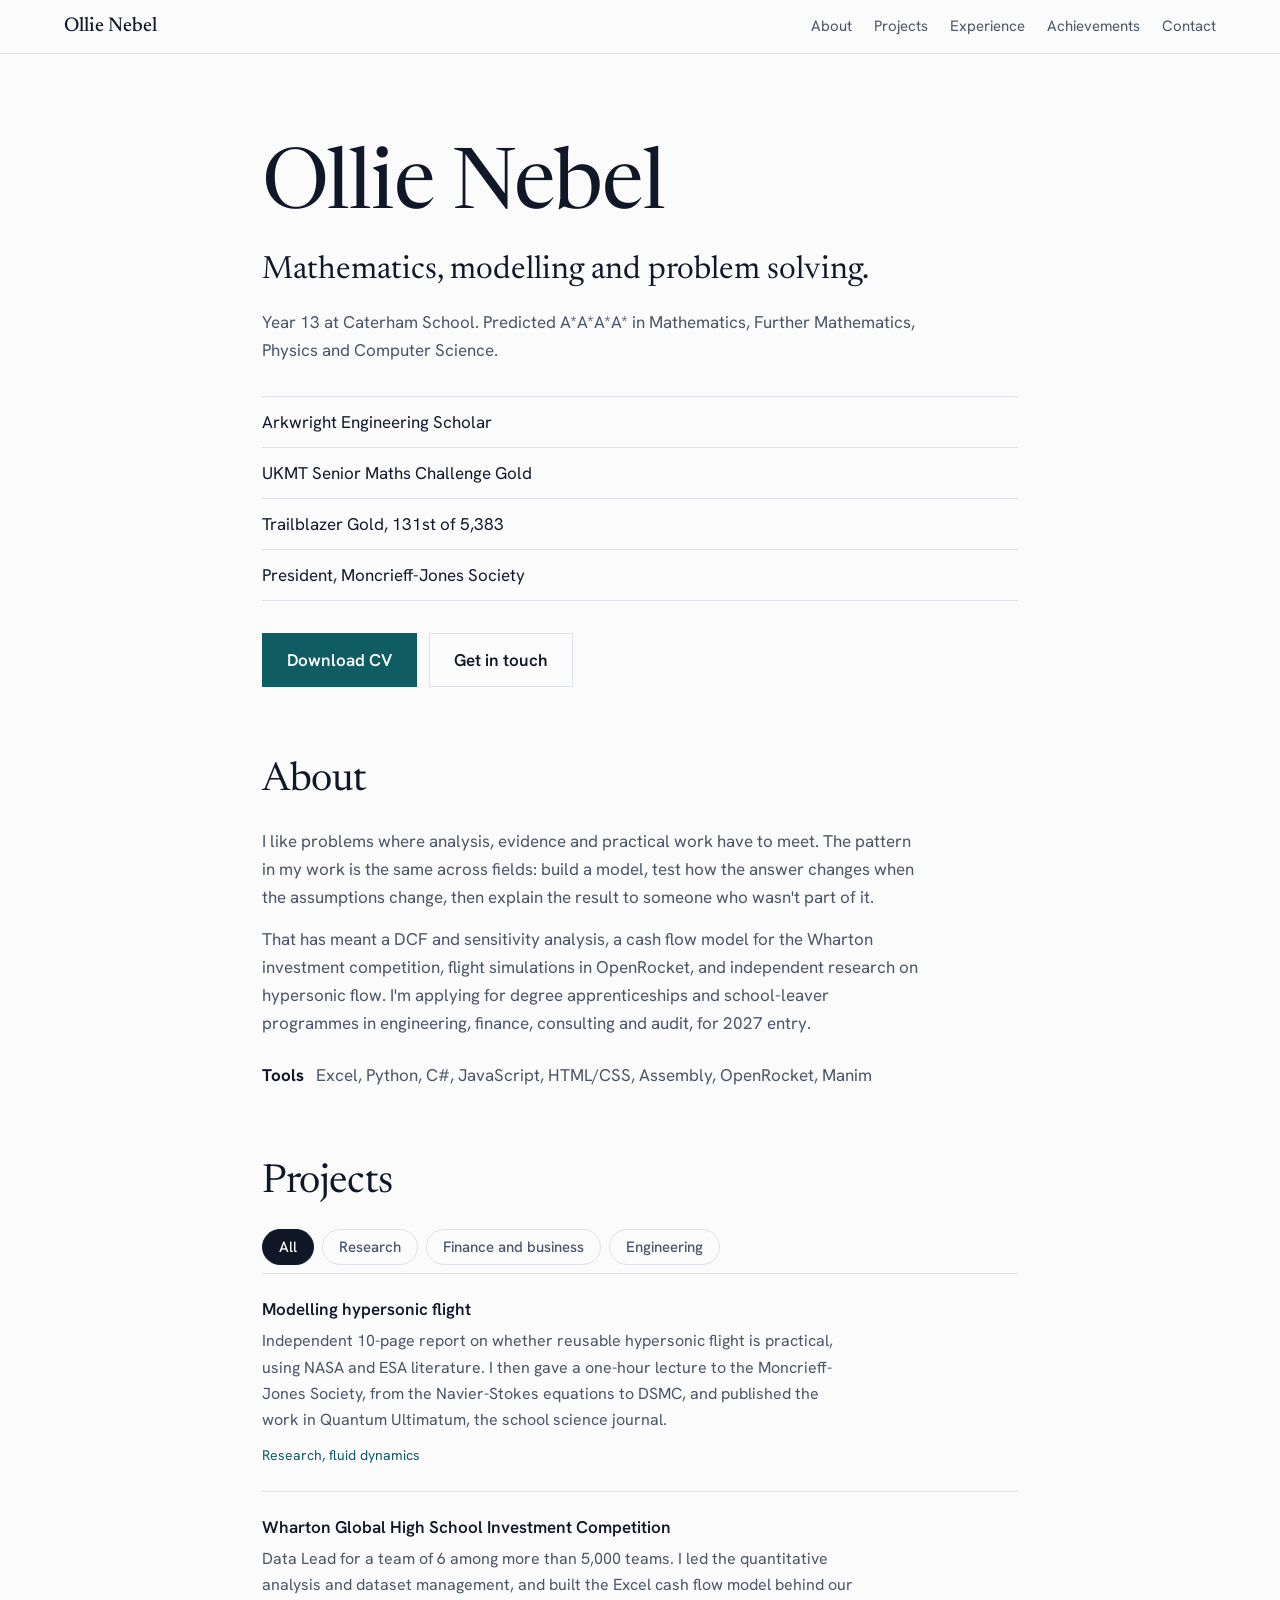
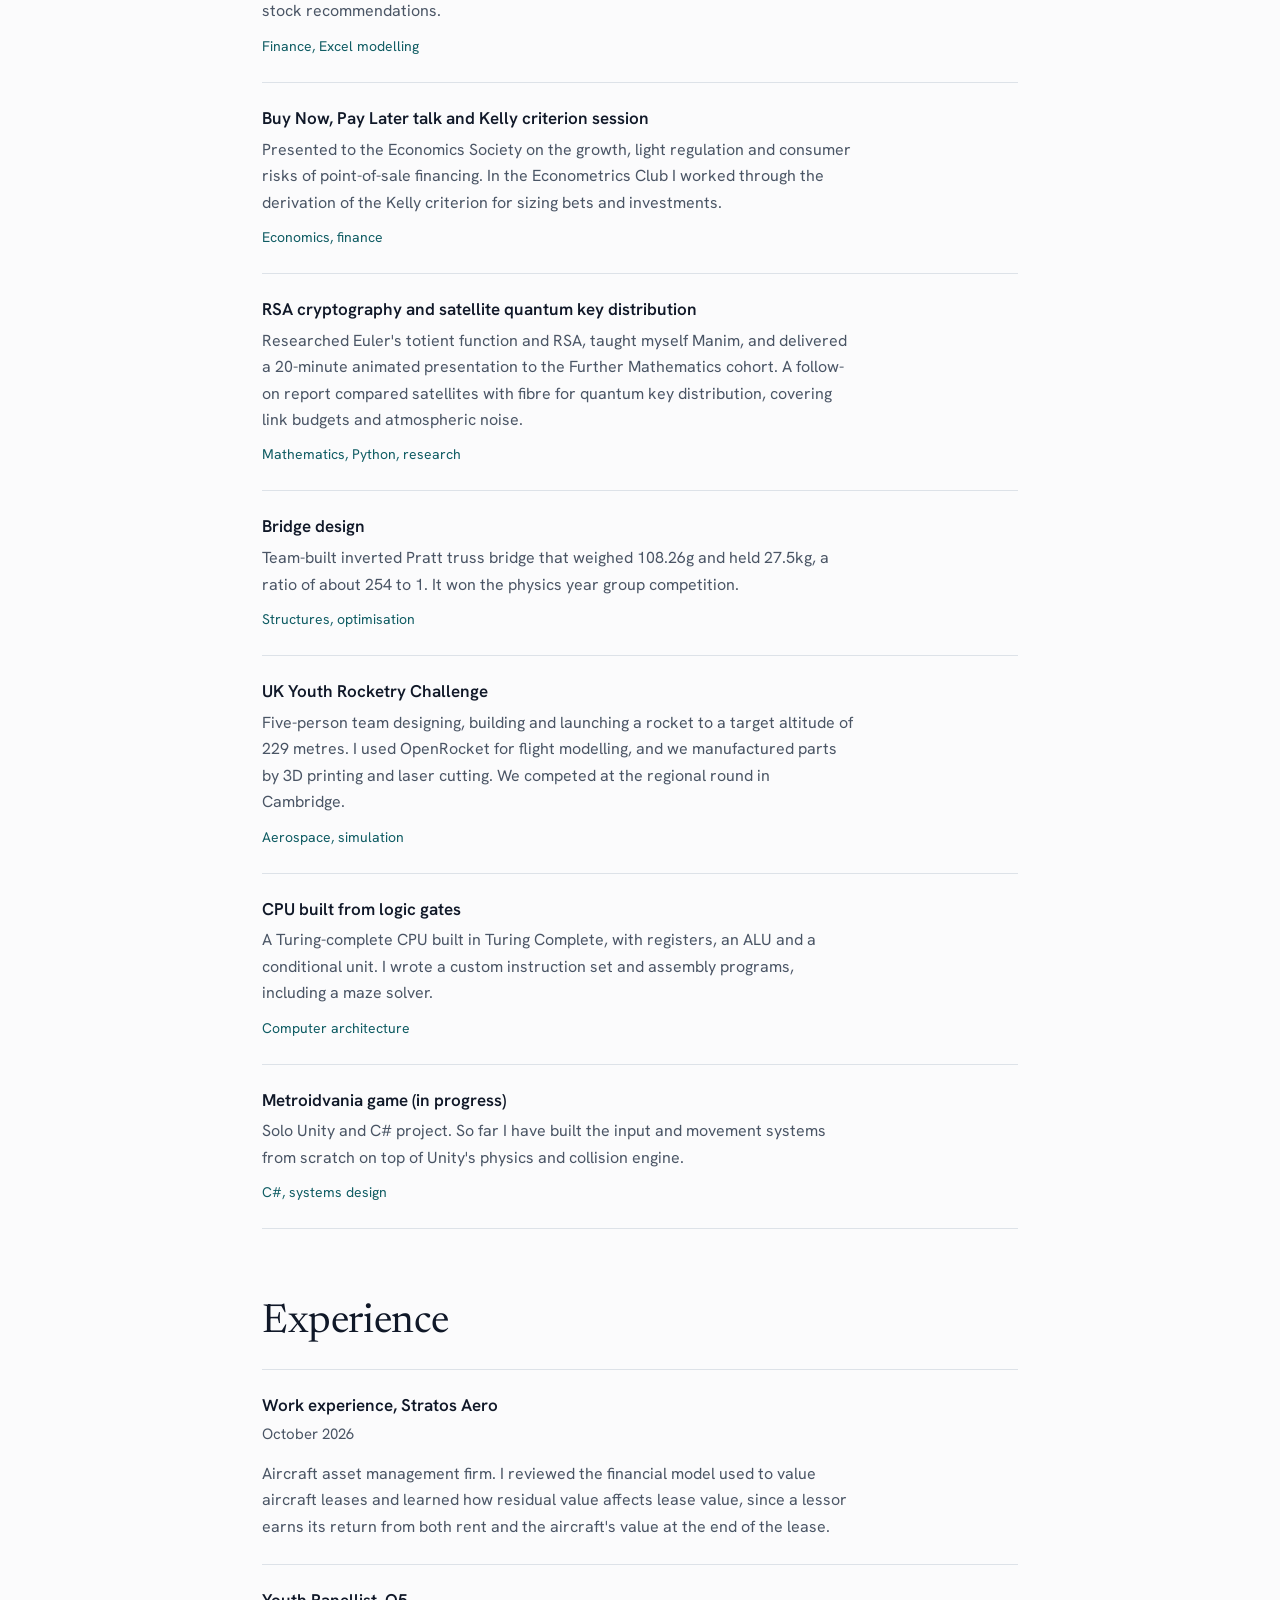
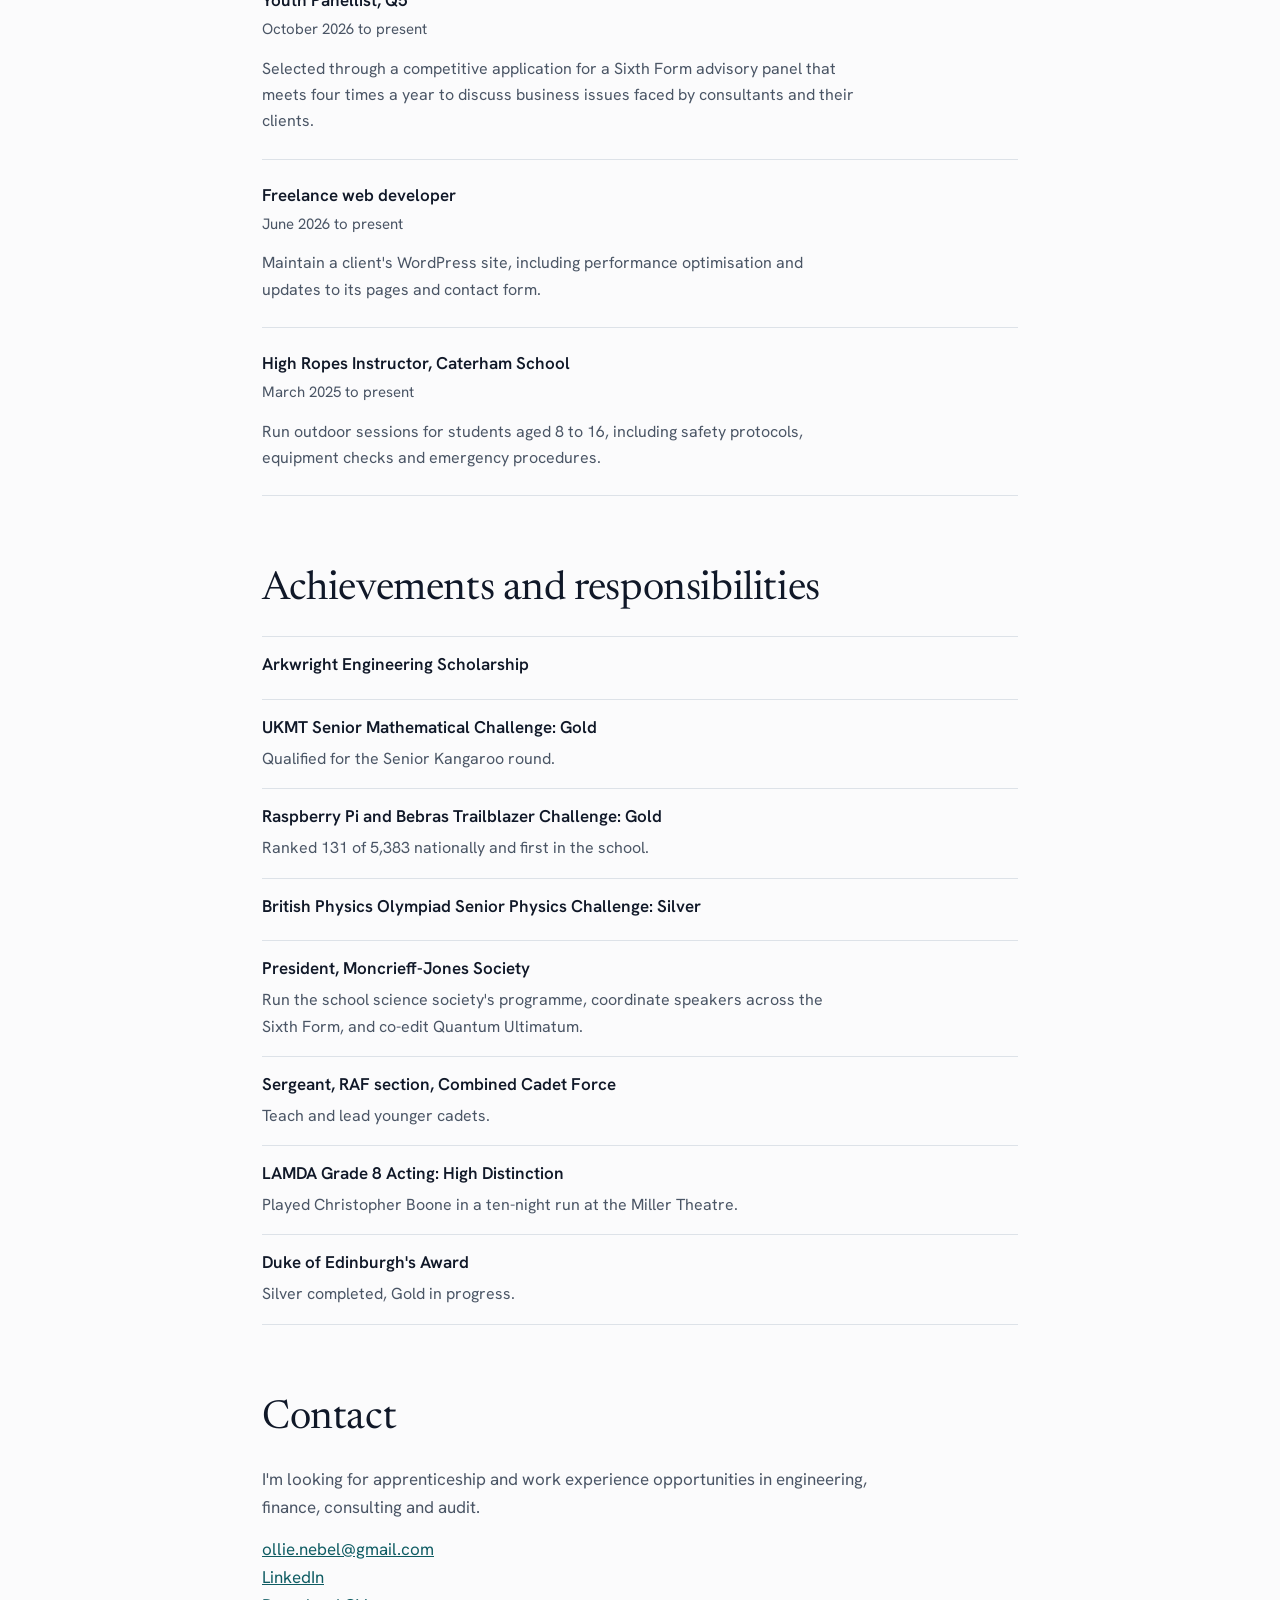
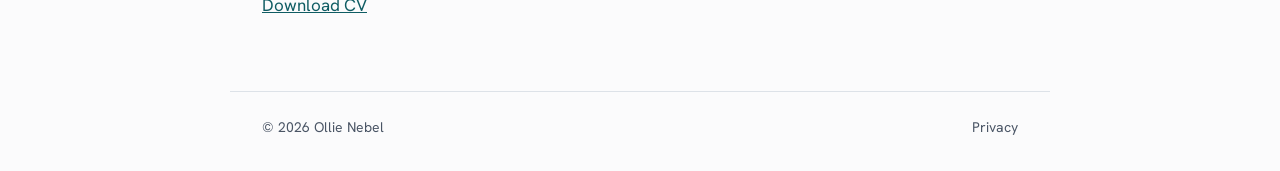
<file: test/main.html>
<!DOCTYPE html>
<html lang="en">
<head>
<meta charset="UTF-8">
<meta name="viewport" content="width=device-width, initial-scale=1.0">
<title>Ollie Nebel | Mathematics, Modelling and Problem Solving</title>
<meta name="description" content="Ollie Nebel, Year 13 student at Caterham School (Mathematics, Further Mathematics, Physics, Computer Science). Research, engineering and finance projects.">
<meta property="og:title" content="Ollie Nebel">
<meta property="og:description" content="Mathematics, modelling and problem solving. Research, engineering and finance projects.">
<link rel="preconnect" href="https://fonts.googleapis.com">
<link rel="preconnect" href="https://fonts.gstatic.com" crossorigin>
<link href="https://fonts.googleapis.com/css2?family=Hanken+Grotesk:wght@400;500;600&family=Newsreader:opsz,wght@6..72,400;6..72,500&display=swap" rel="stylesheet">
<link rel="stylesheet" href="styles.css">
</head>
<body>
<header class="top">
  <a href="#top" class="logo">Ollie Nebel</a>
  <nav aria-label="Main"><a href="#about">About</a><a href="#projects">Projects</a><a href="#experience">Experience</a><a href="#achievements">Achievements</a><a href="#contact">Contact</a></nav>
</header>

<main id="top">
<section class="hero">
  <h1>Ollie Nebel</h1>
  <p class="lede">Mathematics, modelling and problem solving.</p>
  <p class="sub">Year 13 at Caterham School. Predicted A*A*A*A* in Mathematics, Further Mathematics, Physics and Computer Science.</p>
  <ul class="highlights">
    <li>Arkwright Engineering Scholar</li>
    <li>UKMT Senior Maths Challenge Gold</li>
    <li>Trailblazer Gold, 131st of 5,383</li>
    <li>President, Moncrieff-Jones Society</li>
  </ul>
  <p class="actions"><a class="btn" href="cv.pdf">Download CV</a><a class="btn alt" href="#contact">Get in touch</a></p>
</section>

<section id="about">
  <h2>About</h2>
  <p>I like problems where analysis, evidence and practical work have to meet. The pattern in my work is the same across fields: build a model, test how the answer changes when the assumptions change, then explain the result to someone who wasn't part of it.</p>
  <p>That has meant a DCF and sensitivity analysis, a cash flow model for the Wharton investment competition, flight simulations in OpenRocket, and independent research on hypersonic flow. I'm applying for degree apprenticeships and school-leaver programmes in engineering, finance, consulting and audit, for 2027 entry.</p>
  <p class="skills"><strong>Tools</strong> Excel, Python, C#, JavaScript, HTML/CSS, Assembly, OpenRocket, Manim</p>
</section>

<section id="projects">
  <h2>Projects</h2>
  <div class="filters" role="group" aria-label="Filter projects">
    <button class="on" data-f="all">All</button><button data-f="research">Research</button><button data-f="finance">Finance and business</button><button data-f="engineering">Engineering</button>
  </div>
  <ul class="rows">
    <li data-c="research"><h3>Modelling hypersonic flight</h3><p>Independent 10-page report on whether reusable hypersonic flight is practical, using NASA and ESA literature. I then gave a one-hour lecture to the Moncrieff-Jones Society, from the Navier-Stokes equations to DSMC, and published the work in Quantum Ultimatum, the school science journal.</p><span class="tags">Research, fluid dynamics</span></li>
    <li data-c="finance"><h3>Wharton Global High School Investment Competition</h3><p>Data Lead for a team of 6 among more than 5,000 teams. I led the quantitative analysis and dataset management, and built the Excel cash flow model behind our stock recommendations.</p><span class="tags">Finance, Excel modelling</span></li>
    <li data-c="finance"><h3>Buy Now, Pay Later talk and Kelly criterion session</h3><p>Presented to the Economics Society on the growth, light regulation and consumer risks of point-of-sale financing. In the Econometrics Club I worked through the derivation of the Kelly criterion for sizing bets and investments.</p><span class="tags">Economics, finance</span></li>
    <li data-c="research"><h3>RSA cryptography and satellite quantum key distribution</h3><p>Researched Euler's totient function and RSA, taught myself Manim, and delivered a 20-minute animated presentation to the Further Mathematics cohort. A follow-on report compared satellites with fibre for quantum key distribution, covering link budgets and atmospheric noise.</p><span class="tags">Mathematics, Python, research</span></li>
    <li data-c="engineering"><h3>Bridge design</h3><p>Team-built inverted Pratt truss bridge that weighed 108.26g and held 27.5kg, a ratio of about 254 to 1. It won the physics year group competition.</p><span class="tags">Structures, optimisation</span></li>
    <li data-c="engineering"><h3>UK Youth Rocketry Challenge</h3><p>Five-person team designing, building and launching a rocket to a target altitude of 229 metres. I used OpenRocket for flight modelling, and we manufactured parts by 3D printing and laser cutting. We competed at the regional round in Cambridge.</p><span class="tags">Aerospace, simulation</span></li>
    <li data-c="engineering"><h3>CPU built from logic gates</h3><p>A Turing-complete CPU built in Turing Complete, with registers, an ALU and a conditional unit. I wrote a custom instruction set and assembly programs, including a maze solver.</p><span class="tags">Computer architecture</span></li>
    <li data-c="engineering"><h3>Metroidvania game (in progress)</h3><p>Solo Unity and C# project. So far I have built the input and movement systems from scratch on top of Unity's physics and collision engine.</p><span class="tags">C#, systems design</span></li>
  </ul>
</section>

<section id="experience">
  <h2>Experience</h2>
  <ul class="rows">
    <li><h3>Work experience, Stratos Aero</h3><p class="when">October 2026</p><p>Aircraft asset management firm. I reviewed the financial model used to value aircraft leases and learned how residual value affects lease value, since a lessor earns its return from both rent and the aircraft's value at the end of the lease.</p></li>
    <li><h3>Youth Panellist, Q5</h3><p class="when">October 2026 to present</p><p>Selected through a competitive application for a Sixth Form advisory panel that meets four times a year to discuss business issues faced by consultants and their clients.</p></li>
    <li><h3>Freelance web developer</h3><p class="when">June 2026 to present</p><p>Maintain a client's WordPress site, including performance optimisation and updates to its pages and contact form.</p></li>
    <li><h3>High Ropes Instructor, Caterham School</h3><p class="when">March 2025 to present</p><p>Run outdoor sessions for students aged 8 to 16, including safety protocols, equipment checks and emergency procedures.</p></li>
  </ul>
</section>

<section id="achievements">
  <h2>Achievements and responsibilities</h2>
  <ul class="rows plain">
    <li><h3>Arkwright Engineering Scholarship</h3></li>
    <li><h3>UKMT Senior Mathematical Challenge: Gold</h3><p>Qualified for the Senior Kangaroo round.</p></li>
    <li><h3>Raspberry Pi and Bebras Trailblazer Challenge: Gold</h3><p>Ranked 131 of 5,383 nationally and first in the school.</p></li>
    <li><h3>British Physics Olympiad Senior Physics Challenge: Silver</h3></li>
    <li><h3>President, Moncrieff-Jones Society</h3><p>Run the school science society's programme, coordinate speakers across the Sixth Form, and co-edit Quantum Ultimatum.</p></li>
    <li><h3>Sergeant, RAF section, Combined Cadet Force</h3><p>Teach and lead younger cadets.</p></li>
    <li><h3>LAMDA Grade 8 Acting: High Distinction</h3><p>Played Christopher Boone in a ten-night run at the Miller Theatre.</p></li>
    <li><h3>Duke of Edinburgh's Award</h3><p>Silver completed, Gold in progress.</p></li>
  </ul>
</section>

<section id="contact">
  <h2>Contact</h2>
  <p>I'm looking for apprenticeship and work experience opportunities in engineering, finance, consulting and audit.</p>
  <p><a href="mailto:ollie.nebel@gmail.com">ollie.nebel@gmail.com</a><br><a href="https://www.linkedin.com/in/ollie-nebel-925741302/" target="_blank" rel="noopener">LinkedIn</a><br><a href="cv.pdf">Download CV</a></p>
</section>
</main>

<footer><span>© 2026 Ollie Nebel</span><a href="privacy.html">Privacy</a></footer>
<script src="script.js"></script>
</body>
</html>
</file>
<file: css/styles.css>
/* ── TOKENS ── */
:root {
  --c-void:       #03050d;
  --c-deep:       #070c1a;
  --c-midnight:   #0b1224;
  --c-surface:    #0f1a30;
  --c-border:     rgba(59, 130, 246, 0.12);
  --c-border-sub: rgba(255, 255, 255, 0.05);

  --c-blue:       #3b82f6;
  --c-blue-light: #60a5fa;
  --c-blue-dim:   rgba(59, 130, 246, 0.15);
  --c-amber:      #f59e0b;

  --c-text:       #e2e8f0;
  --c-text-sub:   #94a3b8;
  --c-text-muted: #475569;
  --c-white:      #ffffff;

  --f-display: 'Bebas Neue', sans-serif;
  --f-body:    'Outfit', sans-serif;
  --f-mono:    'JetBrains Mono', monospace;

  --section-pad: 120px 60px;
  --max-w: 1080px;
  --ease-out: cubic-bezier(0.16, 1, 0.3, 1);
}

/* ── RESET ── */
*, *::before, *::after { margin: 0; padding: 0; box-sizing: border-box; }

html {
  scroll-behavior: smooth;
  scrollbar-width: none;
  -ms-overflow-style: none;
}

html::-webkit-scrollbar {
  display: none;
}

body {
  --ticker-height: 34px;
  --ticker-offset: var(--ticker-height);
  background: var(--c-void);
  color: var(--c-text);
  font-family: var(--f-body);
  font-size: 16px;
  line-height: 1.6;
  overflow-x: hidden;
  scrollbar-width: none;
  -webkit-font-smoothing: antialiased;
}

body::-webkit-scrollbar {
  display: none;
}

body.ticker-collapsed {
  --ticker-offset: 0px;
}

.mono {
  font-family: var(--f-mono);
  font-size: 11px;
  letter-spacing: 0.12em;
  text-transform: uppercase;
  color: var(--c-text-muted);
}

a { color: inherit; text-decoration: none; }

/* ══════════════════════════════════════════════
   NAV
══════════════════════════════════════════════ */
#nav {
  position: fixed;
  top: 0; left: 0; right: 0;
  z-index: 100;
  opacity: 0;
  transform: translateY(-8px);
  transition: opacity 0.5s var(--ease-out), transform 0.5s var(--ease-out);
  pointer-events: none;
}

#nav.visible {
  opacity: 1;
  transform: translateY(0);
  pointer-events: auto;
}

.nav-inner {
  display: flex;
  align-items: center;
  justify-content: space-between;
  padding: 18px 40px;
  background: rgba(3, 5, 13, 0.88);
  backdrop-filter: blur(16px);
  border-bottom: 1px solid var(--c-border);
}

.nav-logo {
  font-family: var(--f-mono);
  font-size: 13px;
  font-weight: 500;
  letter-spacing: 0.2em;
  color: var(--c-blue);
  transition: opacity 0.2s;
}

.nav-logo:hover { opacity: 0.7; }

.nav-links { display: flex; gap: 36px; }

.nav-link {
  font-family: var(--f-mono);
  font-size: 10px;
  letter-spacing: 0.15em;
  text-transform: uppercase;
  color: var(--c-text-sub);
  transition: color 0.2s;
}

.nav-link:hover { color: var(--c-text); }
.nav-link.active { color: var(--c-blue); }

/* ══════════════════════════════════════════════
   HAMBURGER MENU
══════════════════════════════════════════════ */
.nav-hamburger {
  display: none;           /* hidden on desktop */
  flex-direction: column;
  justify-content: center;
  align-items: center;
  gap: 5px;
  width: 36px;
  height: 36px;
  background: transparent;
  border: 1px solid var(--c-border);
  cursor: pointer;
  padding: 0;
  flex-shrink: 0;
}

.nav-hamburger .bar {
  display: block;
  width: 18px;
  height: 1px;
  background: var(--c-text-sub);
  transition: transform 0.35s var(--ease-out), opacity 0.25s ease, width 0.3s var(--ease-out);
  transform-origin: center;
}

/* Animate bars into an X when open */
.nav-hamburger.open .bar:nth-child(1) {
  transform: translateY(6px) rotate(45deg);
  background: var(--c-blue);
}
.nav-hamburger.open .bar:nth-child(2) {
  opacity: 0;
  width: 0;
}
.nav-hamburger.open .bar:nth-child(3) {
  transform: translateY(-6px) rotate(-45deg);
  background: var(--c-blue);
}

/* Mobile dropdown panel */
.nav-mobile-panel {
  display: none;           /* hidden on desktop */
  flex-direction: column;
  background: rgba(3, 5, 13, 0.97);
  backdrop-filter: blur(16px);
  border-top: 1px solid var(--c-border);
  overflow: hidden;
  max-height: 0;
  transition: max-height 0.4s var(--ease-out);
}

.nav-mobile-panel.open {
  max-height: 400px;       /* large enough to never clip */
}

.nav-mobile-link {
  font-family: var(--f-mono);
  font-size: 11px;
  letter-spacing: 0.15em;
  text-transform: uppercase;
  color: var(--c-text-sub);
  padding: 18px 24px;
  border-bottom: 1px solid var(--c-border);
  transition: color 0.2s, background 0.2s, padding-left 0.2s var(--ease-out);
}

.nav-mobile-link:last-child {
  border-bottom: none;
}

.nav-mobile-link:hover,
.nav-mobile-link.active {
  color: var(--c-blue);
  padding-left: 32px;       /* subtle slide-in on hover */
  background: rgba(59, 130, 246, 0.04);
}

/* Show hamburger + panel only on mobile */
@media (max-width: 768px) {
  .nav-links {
    display: none;
  }
  .nav-hamburger {
    display: flex;
    margin-right: 8px;
  }
  .nav-mobile-panel {
    display: flex;
  }

  .nav-inner {
    padding-right: 88px;
  }

  /* Keep ticker toggle clear of the mobile hamburger */
  .ticker-toggle {
    right: 88px;
  }
}

/* ══════════════════════════════════════════════
   SHARED SECTION HELPERS
══════════════════════════════════════════════ */
section { position: relative; }

.section-inner {
  max-width: var(--max-w);
  margin: 0 auto;
  padding: var(--section-pad);
}

.section-label {
  display: flex;
  align-items: center;
  gap: 14px;
  margin-bottom: 48px;
}

.label-num { color: var(--c-blue); font-size: 10px; }
.label-text {
  font-size: 10px;
  color: var(--c-text-muted);
  border-left: 1px solid var(--c-border);
  padding-left: 14px;
}

.section-heading {
  font-family: var(--f-display);
  font-size: clamp(36px, 5vw, 64px);
  letter-spacing: 0.02em;
  line-height: 1.0;
  color: var(--c-white);
}

.section-heading em { font-style: normal; color: var(--c-blue); }

/* ══════════════════════════════════════════════
   01 — HERO
══════════════════════════════════════════════ */
#hero {
  height: 100vh;
  min-height: 600px;
  padding-top: var(--ticker-offset);
  box-sizing: border-box;
  display: flex;
  align-items: center;
  justify-content: center;
  background: var(--c-void);
  overflow: hidden;
}

#starfield {
  position: absolute;
  inset: 0;
  width: 100%; height: 100%;
  pointer-events: none;
}

#hero-model-container {
  position: absolute;
  inset: 0;
  pointer-events: none;
  opacity: 0.25;
  z-index: 0;
}

#hero-model-container canvas {
  width: 100% !important;
  height: 100% !important;
}

.hud-corner {
  position: absolute;
  width: 32px; height: 32px;
  border-color: rgba(59, 130, 246, 0.3);
  border-style: solid;
  pointer-events: none;
}
.hud-tl { top: 24px; left: 24px; border-width: 1px 0 0 1px; }
.hud-tr { top: 24px; right: 24px; border-width: 1px 1px 0 0; }
.hud-bl { bottom: 24px; left: 24px; border-width: 0 0 1px 1px; }
.hud-br { bottom: 24px; right: 24px; border-width: 0 1px 1px 0; }

body:not(.ticker-collapsed) .hud-tl,
body:not(.ticker-collapsed) .hud-tr {
  top: calc(24px + var(--ticker-offset));
}

.hero-coords {
  position: absolute;
  bottom: 28px;
  left: 50%;
  transform: translateX(-50%);
  color: rgba(59, 130, 246, 0.35);
  font-size: 10px;
  letter-spacing: 0.2em;
  white-space: nowrap;
}

.hero-content {
  position: relative;
  z-index: 1;
  text-align: center;
  padding: 0 24px;
}

.hero-label {
  display: inline-flex;
  align-items: center;
  gap: 10px;
  margin-bottom: 28px;
  padding: 6px 16px;
  border: 1px solid rgba(59, 130, 246, 0.22);
  border-radius: 2px;
  background: rgba(59, 130, 246, 0.06);
}

.label-dot {
  width: 5px; height: 5px;
  border-radius: 50%;
  background: var(--c-blue);
  animation: pulse-dot 2s ease-in-out infinite;
}

@keyframes pulse-dot {
  0%, 100% { opacity: 1; }
  50%       { opacity: 0.25; }
}

.hero-name {
  font-family: var(--f-display);
  font-size: clamp(80px, 16vw, 200px);
  line-height: 0.88;
  letter-spacing: -0.01em;
  color: var(--c-white);
  display: flex;
  flex-direction: column;
  align-items: center;
  margin-bottom: 24px;
}

.hero-name .line { display: block; }

.hero-sub {
  font-size: 11px;
  letter-spacing: 0.2em;
  color: var(--c-text-muted);
  margin-bottom: 48px;
}

.hero-cta {
  display: flex;
  align-items: center;
  justify-content: center;
  gap: 16px;
  flex-wrap: wrap;
}

.btn-primary {
  display: inline-flex;
  align-items: center;
  padding: 14px 36px;
  background: var(--c-blue);
  color: white;
  font-family: var(--f-mono);
  font-size: 11px;
  letter-spacing: 0.15em;
  text-transform: uppercase;
  border: 1px solid var(--c-blue);
  transition: background 0.25s, transform 0.2s;
}

.btn-primary:hover {
  background: var(--c-blue-light);
  transform: translateY(-2px);
}

.btn-ghost {
  display: inline-flex;
  align-items: center;
  padding: 14px 36px;
  background: transparent;
  color: var(--c-text-sub);
  font-family: var(--f-mono);
  font-size: 11px;
  letter-spacing: 0.15em;
  text-transform: uppercase;
  border: 1px solid rgba(255, 255, 255, 0.1);
  transition: border-color 0.25s, color 0.25s, transform 0.2s;
}

.btn-ghost:hover {
  border-color: rgba(255, 255, 255, 0.28);
  color: var(--c-text);
  transform: translateY(-2px);
}

.scroll-indicator {
  position: absolute;
  right: 28px;
  bottom: 32px;
  display: flex;
  flex-direction: column;
  align-items: center;
  gap: 12px;
}

.scroll-indicator .mono { color: rgba(59, 130, 246, 0.4); }

.scroll-line {
  width: 1px;
  height: 48px;
  background: linear-gradient(to bottom, rgba(59, 130, 246, 0.4), transparent);
  animation: scroll-drop 2s ease-in-out infinite;
}

@keyframes scroll-drop {
  0%   { clip-path: inset(0 0 100% 0); }
  50%  { clip-path: inset(0 0 0% 0); }
  100% { clip-path: inset(100% 0 0% 0); }
}

/* ══════════════════════════════════════════════
   02 — ABOUT
══════════════════════════════════════════════ */
#about {
  background: var(--c-deep);
  border-top: 1px solid var(--c-border);
}

.about-grid {
  display: grid;
  grid-template-columns: 1fr 1.4fr;
  gap: 80px;
  align-items: start;
}

.about-left .section-heading { position: sticky; top: 100px; }

.about-bio {
  font-size: 16px;
  color: var(--c-text-sub);
  margin-bottom: 20px;
  line-height: 1.75;
}

.stats-row {
  display: flex;
  flex-wrap: wrap;
  gap: 0;
  margin: 48px 0 36px;
  border: 1px solid var(--c-border);
}

.stat {
  flex: 1;
  padding: 24px 20px;
  border-right: 1px solid var(--c-border);
  text-align: center;
}

.stat:last-child { border-right: none; }

.stat-num {
  display: block;
  font-family: var(--f-display);
  font-size: 48px;
  line-height: 1;
  color: var(--c-white);
  margin-bottom: 8px;
}

.stat-label { font-size: 9px; color: var(--c-text-muted); letter-spacing: 0.15em; }

.skill-tags { display: flex; flex-wrap: wrap; gap: 8px; }

.skill-tag {
  padding: 6px 14px;
  border: 1px solid var(--c-border);
  font-family: var(--f-mono);
  font-size: 10px;
  letter-spacing: 0.1em;
  text-transform: uppercase;
  color: var(--c-text-muted);
  background: rgba(59, 130, 246, 0.03);
  transition: border-color 0.2s, color 0.2s;
}

.skill-tag:hover {
  border-color: rgba(59, 130, 246, 0.4);
  color: var(--c-blue-light);
}

/* ══════════════════════════════════════════════
   03 — PROJECTS
══════════════════════════════════════════════ */
#projects {
  background: var(--c-midnight);
  border-top: 1px solid var(--c-border);
}

#projects .section-heading { margin-bottom: 56px; }

.projects-grid { display: flex; flex-direction: column; gap: 2px; }

.project-card {
  position: relative;
  background: var(--c-surface);
  border: 1px solid var(--c-border-sub);
  display: grid;
  grid-template-columns: 1fr;
  overflow: hidden;
  transition: border-color 0.3s, transform 0.3s var(--ease-out);
}

.project-card:hover {
  border-color: rgba(59, 130, 246, 0.3);
  transform: translateX(4px);
}

/* ── TAP FEEDBACK (touch devices) ── */
.project-card:active {
  border-color: rgba(59, 130, 246, 0.3);
  transform: translateX(4px);
}

.project-card:active .project-accent-line {
  opacity: 1;
}

/* Held state — set by JS for 300ms after touchend */
.project-card.tapped {
  border-color: rgba(59, 130, 246, 0.3);
  transform: translateX(4px);
}

.project-card.tapped .project-accent-line {
  opacity: 1;
}

.project-accent-line {
  position: absolute;
  left: 0; top: 0; bottom: 0;
  width: 2px;
  background: var(--c-blue);
  opacity: 0;
  transition: opacity 0.3s;
}

.project-card:hover .project-accent-line,
.project-featured .project-accent-line { opacity: 1; }

.project-number {
  padding: 32px 20px;
  color: var(--c-blue);
  font-family: var(--f-mono);
  font-size: 11px;
  border-right: 1px solid var(--c-border-sub);
  display: flex;
  align-items: flex-start;
  justify-content: center;
  writing-mode: horizontal-tb;
}

.project-body { padding: 32px 40px; }

.project-tags { display: flex; gap: 8px; margin-bottom: 14px; flex-wrap: wrap; }

.ptag {
  font-family: var(--f-mono);
  font-size: 9px;
  letter-spacing: 0.12em;
  text-transform: uppercase;
  padding: 3px 10px;
  background: var(--c-blue-dim);
  color: var(--c-blue-light);
  border: 1px solid rgba(59, 130, 246, 0.2);
}

.project-title {
  font-family: var(--f-display);
  font-size: 32px;
  letter-spacing: 0.02em;
  color: var(--c-white);
  margin-bottom: 14px;
  line-height: 1;
}

.project-desc {
  font-size: 15px;
  color: var(--c-text-sub);
  line-height: 1.7;
  margin-bottom: 20px;
  max-width: 640px;
}

.project-meta { color: rgba(148, 163, 184, 0.45); font-size: 10px; }

.projects-note { margin-top: 32px; color: var(--c-text-muted); font-size: 10px; }

/* ══════════════════════════════════════════════
   04 — EXPERIENCE
══════════════════════════════════════════════ */
#experience {
  background: var(--c-deep);
  border-top: 1px solid var(--c-border);
}

#experience .section-heading { margin-bottom: 64px; }

.timeline { max-width: 700px; }

.tl-entry {
  display: grid;
  grid-template-columns: 40px 1fr;
  gap: 0 32px;
  padding-bottom: 56px;
}

.tl-entry:last-child { padding-bottom: 0; }

.tl-left {
  display: flex;
  flex-direction: column;
  align-items: center;
  padding-top: 4px;
}

.tl-dot {
  width: 10px; height: 10px;
  border-radius: 50%;
  background: var(--c-blue);
  border: 2px solid var(--c-deep);
  box-shadow: 0 0 0 1px var(--c-blue);
  flex-shrink: 0;
}

.tl-dot--ghost {
  background: transparent;
  border-color: rgba(255, 255, 255, 0.1);
  box-shadow: 0 0 0 1px rgba(255, 255, 255, 0.07);
}

.tl-line {
  flex: 1;
  width: 1px;
  background: linear-gradient(to bottom, rgba(59, 130, 246, 0.3), transparent);
  margin-top: 8px;
}

.tl-year {
  color: var(--c-blue);
  font-size: 10px;
  letter-spacing: 0.15em;
  margin-bottom: 8px;
}

.tl-title {
  font-family: var(--f-display);
  font-size: 28px;
  letter-spacing: 0.02em;
  color: var(--c-white);
  margin-bottom: 4px;
  line-height: 1;
}

.tl-org { font-size: 13px; color: var(--c-text-muted); margin-bottom: 14px; }

.tl-desc {
  font-size: 15px;
  color: var(--c-text-sub);
  line-height: 1.7;
  margin-bottom: 16px;
}

.tl-skills { display: flex; flex-wrap: wrap; gap: 8px; }

.tl-skill {
  font-family: var(--f-mono);
  font-size: 9px;
  letter-spacing: 0.1em;
  text-transform: uppercase;
  padding: 4px 10px;
  border: 1px solid var(--c-border);
  color: var(--c-text-muted);
}

.tl-skill:hover {
  border-color: rgba(59, 130, 246, 0.4);
  color: var(--c-blue-light);
}

/* ══════════════════════════════════════════════
   05 — ACHIEVEMENTS
══════════════════════════════════════════════ */
#achievements {
  background: var(--c-midnight);
  border-top: 1px solid var(--c-border);
}

#achievements .section-heading { margin-bottom: 56px; }

.achievements-list { display: flex; flex-direction: column; gap: 2px; }

.achievement-card {
  position: relative;
  display: grid;
  grid-template-columns: 1fr;
  background: var(--c-surface);
  border: 1px solid var(--c-border-sub);
  overflow: hidden;
  transition: border-color 0.3s, transform 0.3s var(--ease-out);
}

.achievement-card:hover {
  border-color: rgba(245, 158, 11, 0.28);
  transform: translateX(4px);
}

.achievement-card:active {
  border-color: rgba(245, 158, 11, 0.28);
  transform: translateX(4px);
}

.achievement-card:active .ach-accent {
  opacity: 1;
}

.achievement-card.tapped {
  border-color: rgba(245, 158, 11, 0.28);
  transform: translateX(4px);
}

.achievement-card.tapped .ach-accent {
  opacity: 1;
}

.ach-accent {
  position: absolute;
  left: 0; top: 0; bottom: 0;
  width: 2px;
  background: var(--c-amber);
  opacity: 0;
  transition: opacity 0.3s;
}

.achievement-card:hover .ach-accent { opacity: 1; }

.ach-index {
  padding: 32px 20px;
  color: var(--c-amber);
  font-family: var(--f-mono);
  font-size: 11px;
  border-right: 1px solid var(--c-border-sub);
  display: flex;
  align-items: flex-start;
  justify-content: center;
}

.ach-body { padding: 32px 40px; }

.ach-org {
  color: var(--c-amber);
  font-family: var(--f-mono);
  font-size: 9px;
  letter-spacing: 0.15em;
  text-transform: uppercase;
  margin-bottom: 10px;
  opacity: 0.65;
}

.ach-title {
  font-family: var(--f-display);
  font-size: 28px;
  letter-spacing: 0.02em;
  color: var(--c-white);
  margin-bottom: 12px;
  line-height: 1;
}

.ach-desc {
  font-size: 15px;
  color: var(--c-text-sub);
  line-height: 1.7;
  max-width: 580px;
}

/* ══════════════════════════════════════════════
   06 — CONTACT
══════════════════════════════════════════════ */
#contact {
  min-height: 100vh;
  display: flex;
  flex-direction: column;
  justify-content: space-between;
  background: var(--c-void);
  border-top: 1px solid var(--c-border);
  overflow: hidden;
}

#contact-starfield {
  position: absolute;
  inset: 0;
  width: 100%; height: 100%;
  pointer-events: none;
}

.contact-inner {
  position: relative;
  z-index: 1;
  flex: 1;
  display: flex;
  flex-direction: column;
  justify-content: center;
}

.contact-heading {
  font-family: var(--f-display);
  font-size: clamp(72px, 12vw, 160px);
  letter-spacing: 0.01em;
  line-height: 0.9;
  color: var(--c-white);
  margin-bottom: 40px;
}

.contact-sub {
  font-size: 17px;
  color: var(--c-text-sub);
  max-width: 500px;
  line-height: 1.7;
  margin-bottom: 56px;
}

.contact-links {
  display: flex;
  flex-direction: column;
  gap: 2px;
  max-width: 560px;
  width: 100%;
}

.contact-btn {
  display: flex;
  align-items: center;
  gap: 24px;
  padding: 24px 32px;
  background: var(--c-surface);
  border: 1px solid var(--c-border-sub);
  transition: border-color 0.25s, transform 0.25s var(--ease-out), background 0.25s;
}

.contact-btn:hover {
  border-color: rgba(59, 130, 246, 0.35);
  background: rgba(59, 130, 246, 0.06);
  transform: translateX(6px);
}

.contact-btn:active,
.contact-btn.tapped {
  border-color: rgba(59, 130, 246, 0.35);
  background: rgba(59, 130, 246, 0.06);
  transform: translateX(6px);
}

.contact-btn-label {
  color: var(--c-blue);
  font-size: 10px;
  min-width: 72px;
}

.contact-btn-value {
  font-size: 15px;
  color: var(--c-text-sub);
  transition: color 0.2s;
}

.contact-btn:hover .contact-btn-value { color: var(--c-text); }

footer {
  position: relative;
  z-index: 1;
  display: flex;
  justify-content: space-between;
  align-items: center;
  padding: 24px 60px;
  border-top: 1px solid var(--c-border);
  background: rgba(3, 5, 13, 0.5);
}

footer .mono { color: var(--c-text-muted); font-size: 10px; }
footer a { color: var(--c-text-muted); transition: color 0.2s; }
footer a:hover { color: var(--c-text); }

/* ══════════════════════════════════════════════
   SCROLL REVEAL
══════════════════════════════════════════════ */

.reveal {
  opacity: 0;
  transform: translateY(24px);
  transition: opacity 0.65s var(--ease-out), transform 0.65s var(--ease-out);
}

.reveal.visible {
  opacity: 1;
  transform: translateY(0);
}

/* stagger siblings */
.reveal:nth-child(2) { transition-delay: 0.1s; }
.reveal:nth-child(3) { transition-delay: 0.2s; }

/* ── UTILITY: HIDE ELEMENTS ── */
.is-hidden {
  display: none !important;
}

/* override for achievements animation container */
#achievements-extra.is-hidden {
  display: block !important;
}

/* ══════════════════════════════════════════════
   HERO TEXT REVEAL
══════════════════════════════════════════════ */
/* ── HERO DECRYPT ── */
.hero-char {
  display: inline-block;
  opacity: 0;
  color: var(--c-blue);
}

.hero-char--active {
  opacity: 1;
  color: var(--c-blue-light);   /* scrambling — glowing blue */
}

.hero-char--resolved {
  color: var(--c-white);        /* final — snaps to white */
  transition: color 0.12s ease;
}

.hero-fade-up {
  animation: heroFadeUp 0.7s var(--ease-out) both;
}
@keyframes heroFadeUp {
  from { opacity: 0; transform: translateY(14px); }
  to   { opacity: 1; transform: translateY(0); }
}

.hero-fade-up-centred {
  opacity: 0;
  animation: heroFadeUpCentred 0.7s var(--ease-out) forwards;
}
@keyframes heroFadeUpCentred {
  from { opacity: 0; transform: translateX(-50%) translateY(14px); }
  to   { opacity: 1; transform: translateX(-50%) translateY(0); }
}

/* ══════════════════════════════════════════════
   CUSTOM CURSOR
══════════════════════════════════════════════ */
.custom-cursor-active,
.custom-cursor-active * {
  cursor: none !important;
}

#cursor-dot {
  position: fixed;
  top: 0; left: 0;
  width: 5px; height: 5px;
  background: var(--c-blue);
  border-radius: 50%;
  pointer-events: none;
  z-index: 9999;
  margin-left: -2.5px;
  margin-top: -2.5px;
  transition: width 0.2s, height 0.2s, margin 0.2s, background 0.2s;
  will-change: transform;
}

#cursor-ring {
  position: fixed;
  top: 0; left: 0;
  width: 28px; height: 28px;
  border: 1px solid rgba(59, 130, 246, 0.5);
  border-radius: 50%;
  pointer-events: none;
  z-index: 9998;
  margin-left: -14px;
  margin-top: -14px;
  transition: width 0.25s var(--ease-out), height 0.25s var(--ease-out),
              margin 0.25s var(--ease-out), border-color 0.25s;
  will-change: transform;
}

#cursor-dot.cursor--hover {
  width: 8px; height: 8px;
  margin-left: -4px; margin-top: -4px;
  background: var(--c-blue-light);
}

#cursor-ring.cursor--hover {
  width: 44px; height: 44px;
  margin-left: -22px; margin-top: -22px;
  border-color: rgba(96, 165, 250, 0.6);
}

/* ══════════════════════════════════════════════
    TIMELINE DRAW
══════════════════════════════════════════════ */
.tl-draw-line {
  position: absolute;
  left: 19.5px;           /* aligns with the centre of the dot column */
  top: 12px;
  width: 1px;
  height: 0%;           /* JS animates this to 0–100% */
  background: linear-gradient(
    to bottom,
    var(--c-blue) 0%,
    rgba(59, 130, 246, 0.2) 100%
  );
  transition: height 0.1s linear;
  pointer-events: none;
  z-index: 0;
}

/* Make the timeline container relative so the line positions correctly */
#experience .timeline {
  position: relative;
}

/* ══════════════════════════════════════════════
   NEWS TICKER
══════════════════════════════════════════════ */
#news-ticker {
  position: fixed;
  top: 0; left: 0; right: 0;
  z-index: 102;
  height: 34px;
  display: flex;
  align-items: center;
  background: rgba(3, 5, 13, 0.96);
  border-bottom: 1px solid var(--c-border);
  backdrop-filter: blur(12px);
  overflow: hidden;
}

.ticker-label {
  display: flex;
  align-items: center;
  gap: 8px;
  padding: 0 16px;
  height: 100%;
  border-right: 1px solid var(--c-border);
  flex-shrink: 0;
  background: rgba(59, 130, 246, 0.06);
}

.ticker-dot {
  width: 5px; height: 5px;
  border-radius: 50%;
  background: var(--c-blue);
  flex-shrink: 0;
  animation: pulse-dot 2s ease-in-out infinite;
}

.ticker-window {
  flex: 1;
  overflow: hidden;
  height: 100%;
  display: flex;
  align-items: center;
}

.ticker-track {
  display: flex;
  align-items: center;
  white-space: nowrap;
  will-change: transform;
}

.ticker-track.running {
  animation: ticker-scroll var(--ticker-duration, 60s) linear infinite;
}

@keyframes ticker-scroll {
  0%   { transform: translateX(0); }
  100% { transform: translateX(-50%); }
}

.ticker-copy {
  display: inline-flex;
  align-items: center;
  padding-right: 48px;
}

.ticker-headline {
  font-family: var(--f-mono);
  font-size: 10px;
  letter-spacing: 0.07em;
  color: var(--c-text-sub);
  white-space: nowrap;
}

.ticker-headline a {
  color: inherit;
  text-decoration: none;
  transition: color 0.2s;
}

.ticker-headline a:hover { color: var(--c-text); }

.ticker-sep {
  font-family: var(--f-mono);
  font-size: 10px;
  color: rgba(59, 130, 246, 0.35);
  margin: 0 20px;
  flex-shrink: 0;
}

.ticker-toggle {
  position: fixed;
  right: 0;
  z-index: 103;
  width: 28px;
  height: 16px;
  border: none;
  border-left: 1px solid var(--c-border);
  border-bottom: 1px solid var(--c-border);
  background: rgba(3, 5, 13, 0.96);
  color: var(--c-text-muted);
  cursor: pointer;
  display: flex;
  align-items: center;
  justify-content: center;
  font-family: var(--f-mono);
  font-size: 7px;
  transition: color 0.2s, background 0.2s, top 0.4s var(--ease-out);
}

.ticker-toggle:hover {
  background: rgba(59, 130, 246, 0.08);
  color: var(--c-blue-light);
}

/* .ticker-toggle-icon {
  display: inline-block;
  transition: transform 0.4s var(--ease-out);
}

#news-ticker.collapsed .ticker-toggle-icon {
  transform: rotate(180deg);
} */

.ticker-chevron {
  display: inline-block;
  width: 8px;
  height: 8px;
  border-right: 1.5px solid var(--c-text-muted);
  border-bottom: 1.5px solid var(--c-text-muted);
  transform: rotate(225deg) translateY(-2px);
  transition: transform 0.4s var(--ease-out), border-color 0.2s;
}

.ticker-toggle:hover .ticker-chevron {
  border-color: var(--c-blue-light);
}

#ticker-toggle.ticker-collapsed .ticker-chevron {
  transform: rotate(45deg) translateY(-2px);
}

#news-ticker {
  transition: transform 0.4s var(--ease-out);
}

#news-ticker.collapsed {
  transform: translateY(-100%);
}

/* Push nav below ticker */
#nav { top: var(--ticker-offset); }

.ticker-toggle {
  top: var(--ticker-offset);
}

/* ══════════════════════════════════════════════
   RESPONSIVE
══════════════════════════════════════════════ */
@media (max-width: 900px) {
  :root { --section-pad: 80px 28px; }

  .about-grid { grid-template-columns: 1fr; gap: 40px; }
  .about-left .section-heading { position: static; }

  .stat {
    flex: 0 0 50%;   /* exactly 2 per row */
    border-right: 1px solid var(--c-border);
    box-sizing: border-box;
    }
    .stat:nth-child(2n) { border-right: none; }
    .stat:nth-child(1),
    .stat:nth-child(2) { border-bottom: 1px solid var(--c-border); }

  .project-card, .achievement-card { grid-template-columns: 1fr; }

  .project-body, .ach-body { padding: 28px 24px; }

  .tl-entry { grid-template-columns: 28px 1fr; gap: 0 20px; }

  .contact-heading { font-size: clamp(56px, 18vw, 110px); }

  footer { flex-direction: column; gap: 12px; padding: 24px 28px; text-align: center; }

  .nav-links { gap: 18px; }
  .nav-inner { padding: 16px 24px; }

  .tl-draw-line { left: 13.5px; }
}

@media (max-width: 600px) {
  .hero-cta { flex-direction: column; gap: 12px; }
  .hero-cta a { width: 100%; justify-content: center; }
  .hud-corner { display: none; }
  .stats-row { flex-direction: column; }
  .stat {
    flex: 0 0 100%;
    border-right: none;
    border-bottom: 1px solid var(--c-border);
  }
  .stat:last-child { border-bottom: none; }
  .stat:nth-child(2n) { border-right: none; }
  .stat:last-child { border-bottom: none; }
}


#achievements-extra {
  overflow: hidden;
  max-height: auto;
  transition: max-height 0.45s var(--ease-out), opacity 0.28s ease, transform 0.28s ease;
  will-change: max-height, opacity, transform;
}

#achievements-extra.is-hidden {
  opacity: 0;
  transform: translateY(8px);
  pointer-events: none;
  max-height: 0;
}

#achievements-extra.leaving {
  opacity: 0;
  transform: translateY(8px);
}
</file>
<file: test/styles.css>
:root{
  --bg:#fbfbfc; --surface:#f1f4f7; --ink:#101828; --muted:#4a5565; --line:#dde2e8; --accent:#0f5c63; --accent-ink:#ffffff;
  --serif:'Newsreader',Georgia,serif; --sans:'Hanken Grotesk',system-ui,sans-serif;
}
@media (prefers-color-scheme:dark){
  :root{--bg:#0e141b; --surface:#16202b; --ink:#eef2f6; --muted:#a3afbd; --line:#273443; --accent:#5fb3ba; --accent-ink:#0e141b}
}
*,*::before,*::after{box-sizing:border-box;margin:0;padding:0}
html{scroll-behavior:smooth;scroll-padding-top:72px}
body{background:var(--bg);color:var(--ink);font:17px/1.65 var(--sans);-webkit-font-smoothing:antialiased}
a{color:inherit}
:focus-visible{outline:2px solid var(--accent);outline-offset:3px}

.top{position:sticky;top:0;z-index:10;display:flex;justify-content:space-between;align-items:center;gap:16px;flex-wrap:wrap;padding:14px clamp(20px,5vw,64px);background:var(--bg);border-bottom:1px solid var(--line)}
.logo{font:500 20px var(--serif);text-decoration:none}
.top nav{display:flex;gap:22px;flex-wrap:wrap;font-size:15px}
.top nav a{color:var(--muted);text-decoration:none}
.top nav a:hover{color:var(--ink)}

main,footer{max-width:820px;margin:0 auto;padding:0 clamp(20px,5vw,32px)}
section{padding:72px 0 0}
h1,h2{font-family:var(--serif);font-weight:400;letter-spacing:-.01em;line-height:1.1}
h1{font-size:clamp(48px,9vw,84px)}
h2{font-size:clamp(30px,4.5vw,40px);margin-bottom:24px}
h3{font:600 17px/1.4 var(--sans)}
p{max-width:66ch;color:var(--muted)}
p+p{margin-top:14px}

.hero{padding-top:88px}
.lede{font:400 clamp(24px,3.4vw,32px)/1.3 var(--serif);color:var(--ink);margin-top:16px}
.sub{margin-top:16px}
.highlights{list-style:none;margin:32px 0;border-top:1px solid var(--line)}
.highlights li{padding:11px 0;border-bottom:1px solid var(--line);color:var(--ink)}
.actions{display:flex;gap:12px;flex-wrap:wrap}
.btn{display:inline-block;padding:12px 24px;background:var(--accent);color:var(--accent-ink);text-decoration:none;font-weight:600;border:1px solid var(--accent)}
.btn.alt{background:transparent;color:var(--ink);border-color:var(--line)}
.btn:hover{opacity:.88}

.skills{margin-top:24px}
.skills strong{color:var(--ink);margin-right:8px}

.filters{display:flex;gap:8px;flex-wrap:wrap;margin-bottom:8px}
.filters button{font:500 15px var(--sans);padding:7px 16px;background:transparent;color:var(--muted);border:1px solid var(--line);border-radius:999px;cursor:pointer}
.filters button.on{background:var(--ink);color:var(--bg);border-color:var(--ink)}

.rows{list-style:none}
.rows li{padding:24px 0;border-bottom:1px solid var(--line)}
.rows li[hidden]{display:none}
.rows li:first-child{border-top:1px solid var(--line)}
.rows h3{margin-bottom:6px}
.rows p{font-size:16px}
.rows .when{font-size:15px;margin:-2px 0 8px}
.tags{display:block;margin-top:10px;font-size:14px;color:var(--accent)}
.plain li{padding:16px 0}

#contact{padding-bottom:72px}
#contact a{color:var(--accent)}
footer{display:flex;justify-content:space-between;padding-top:24px;padding-bottom:32px;border-top:1px solid var(--line);font-size:14px;color:var(--muted)}
footer a{text-decoration:none}

@media (prefers-reduced-motion:reduce){html{scroll-behavior:auto}}
@media (max-width:560px){body{font-size:16px}.top nav{gap:14px;font-size:14px}}
</file>
